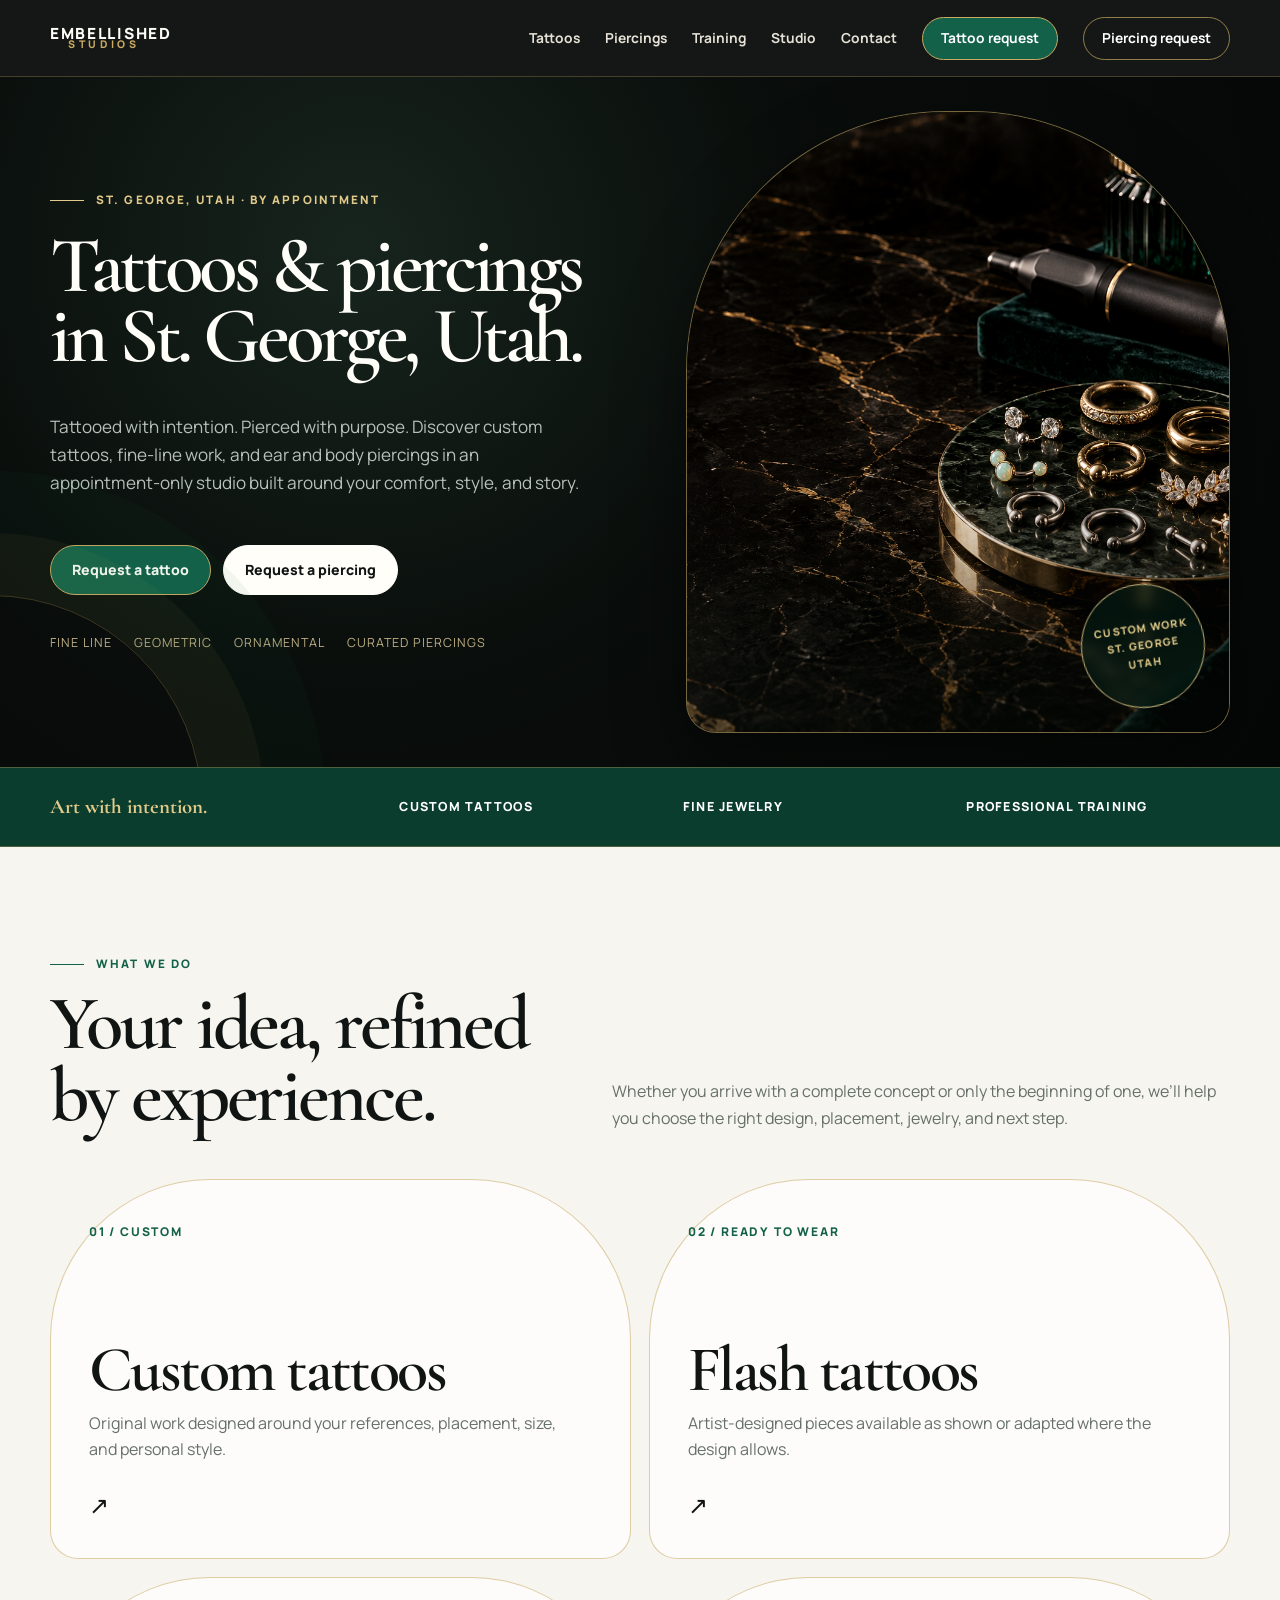
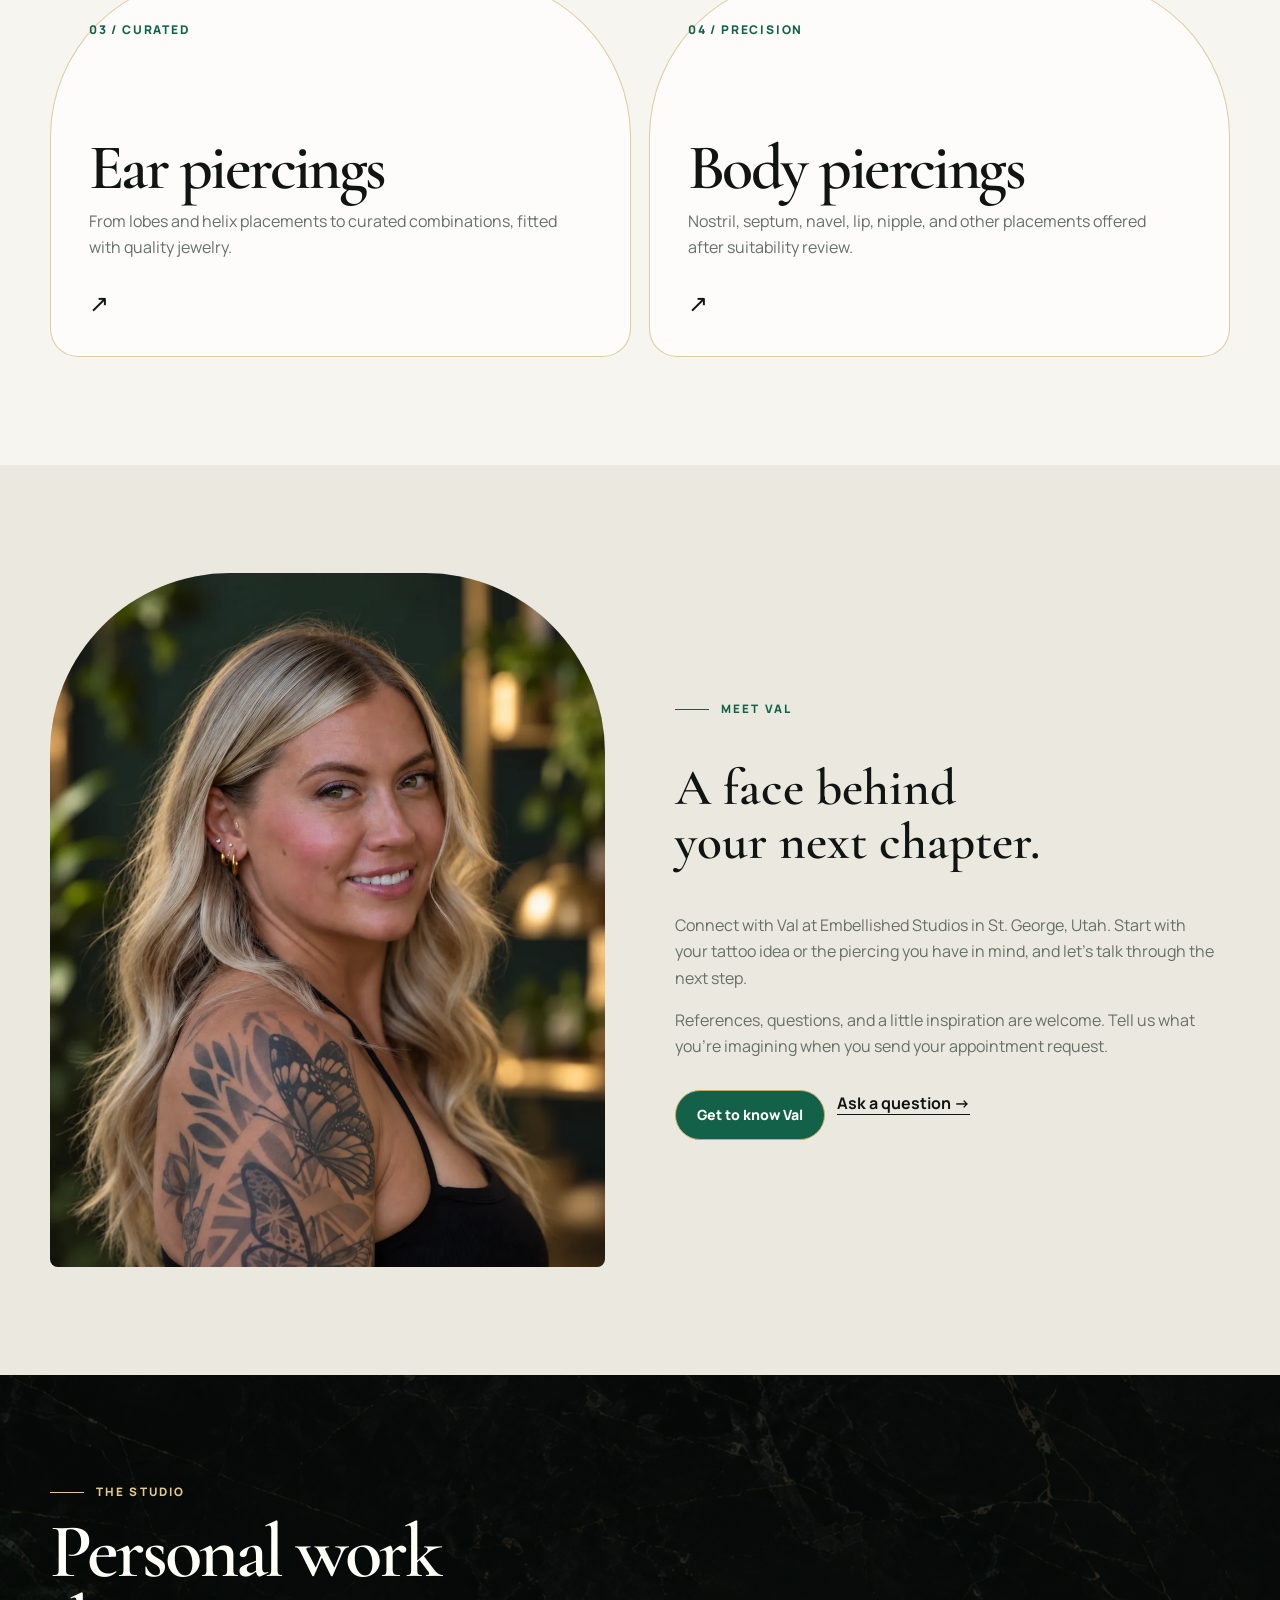
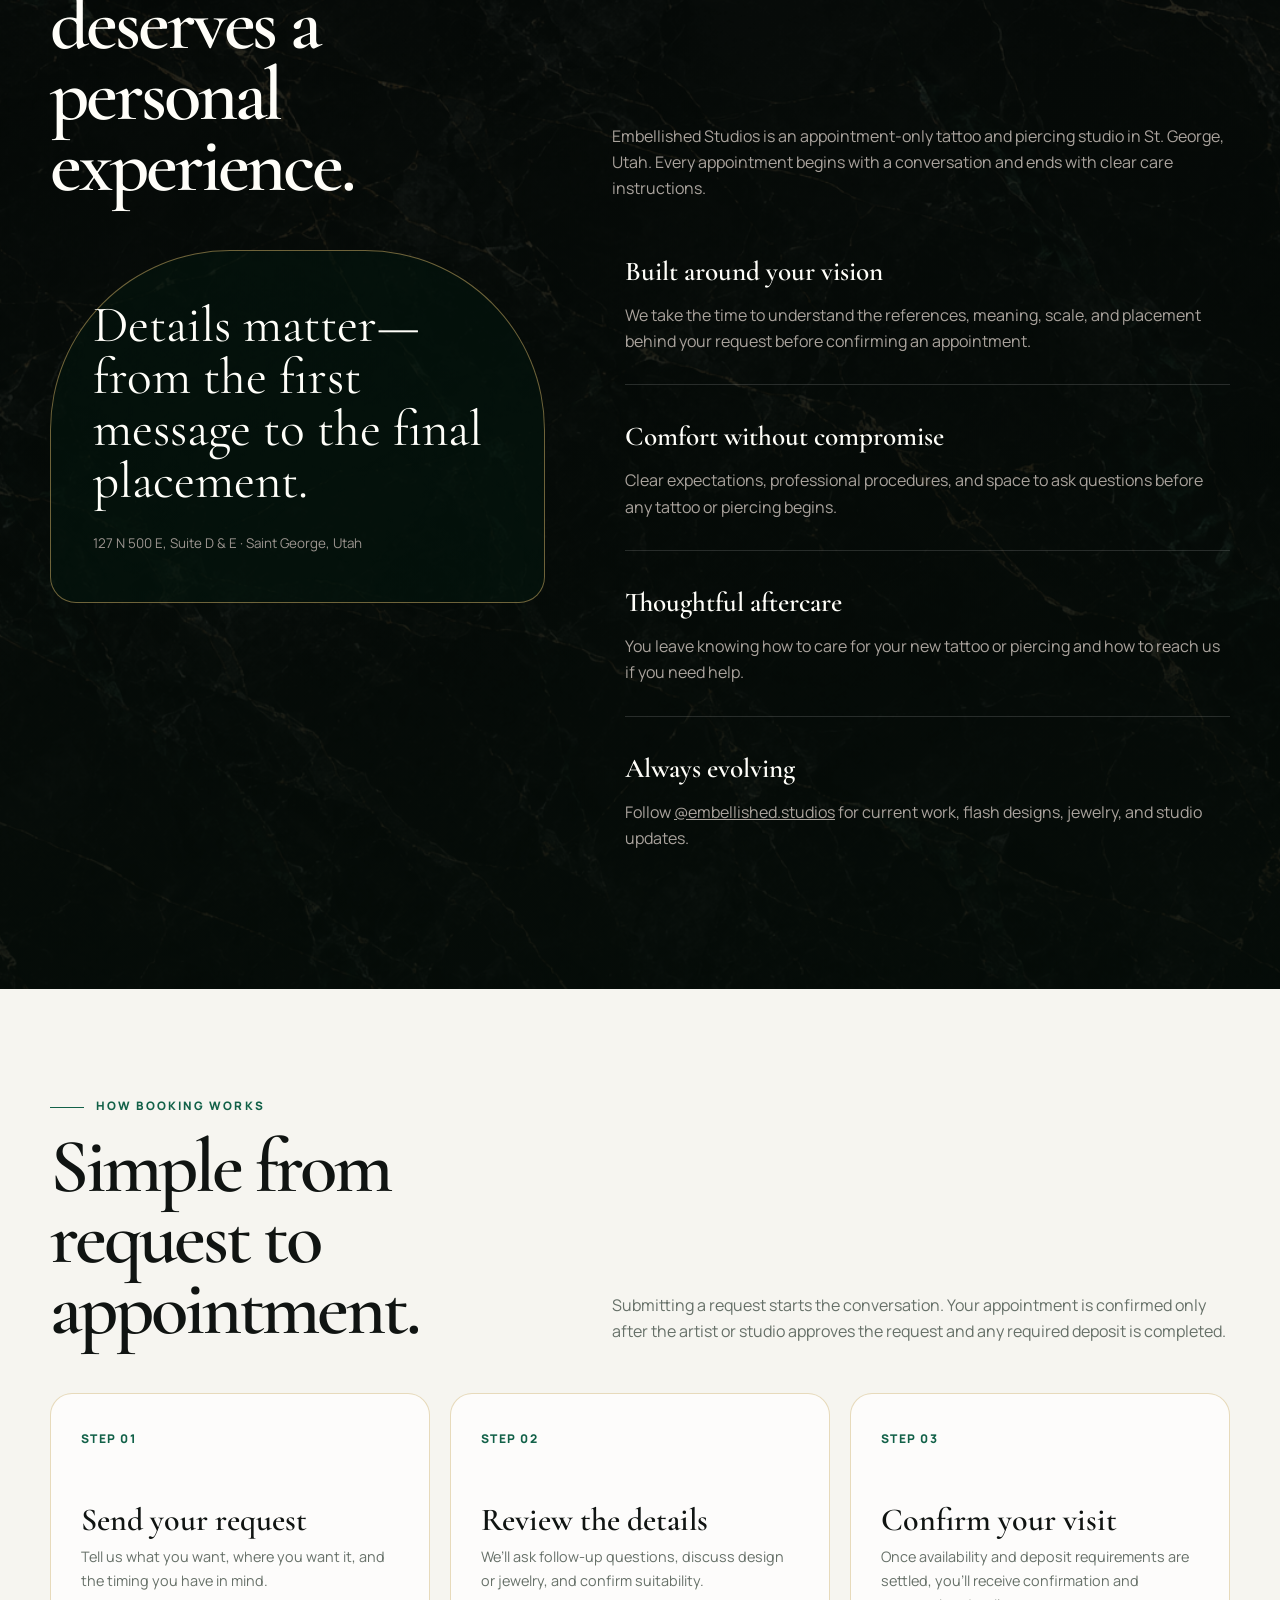
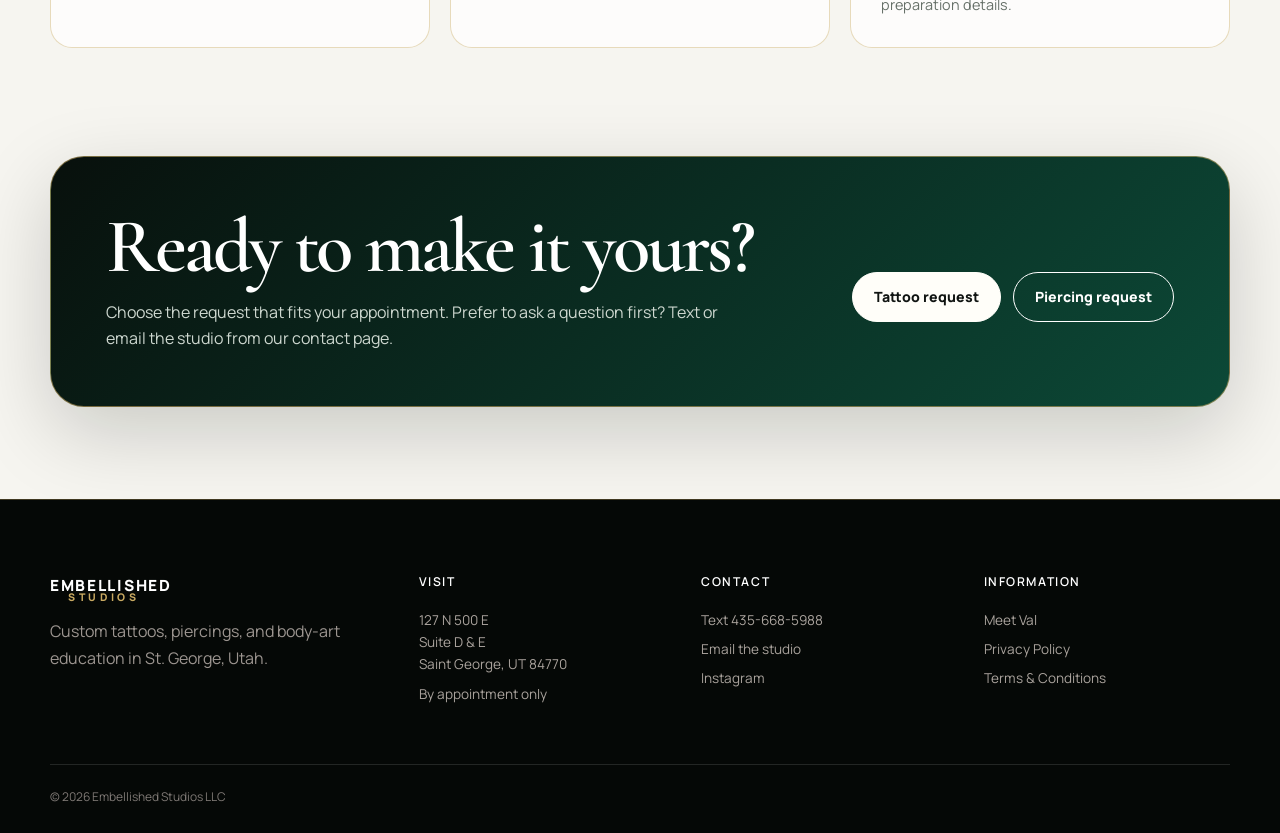
<file: index.html>
<!doctype html>
<html lang="en">
<head>
  <meta charset="utf-8">
  <meta name="viewport" content="width=device-width,initial-scale=1">
  <title>Embellished Studios | Tattoos & Piercings in St. George, Utah</title>
  <meta name="description" content="Custom tattoos, fine-line tattooing, curated ear and body piercings, and professional body-art training in St. George, Utah.">
  <link rel="preconnect" href="https://fonts.googleapis.com"><link rel="preconnect" href="https://fonts.gstatic.com" crossorigin>
  <link href="https://fonts.googleapis.com/css2?family=Cormorant+Garamond:wght@500;600&family=Manrope:wght@400;600;700;800&display=swap" rel="stylesheet">
  <link rel="icon" href="assets/favicon.svg" type="image/svg+xml"><link rel="stylesheet" href="assets/styles.css">
  <link rel="canonical" href="https://www.embellishedstudios.com/">
<meta property="og:title" content="Embellished Studios | Tattoos & Piercings in St. George, Utah"><meta property="og:type" content="website"><meta property="og:site_name" content="Embellished Studios"><meta property="og:description" content="Custom tattoos, fine-line tattooing, curated ear and body piercings, and professional body-art training in St. George, Utah."><meta property="og:url" content="https://www.embellishedstudios.com/">
<script type="application/ld+json">{"@context": "https://schema.org", "@type": "TattooParlor", "@id": "https://www.embellishedstudios.com/#studio", "name": "Embellished Studios", "url": "https://www.embellishedstudios.com/", "telephone": "+14356685988", "email": "embellished.studios.stg@gmail.com", "address": {"@type": "PostalAddress", "streetAddress": "127 N 500 E, Suite D & E", "addressLocality": "St. George", "addressRegion": "UT", "postalCode": "84770", "addressCountry": "US"}, "sameAs": ["https://www.instagram.com/embellished.studios/"]}</script>
<meta property="og:image" content="https://www.embellishedstudios.com/assets/val/val-studio-ai-v4-1000.webp"><meta property="og:image:alt" content="AI-assisted portrait of Val"><meta name="twitter:card" content="summary_large_image">
</head>
<body>
  <a class="skip-link" href="#content">Skip to content</a>
  <header class="site-header"><div class="shell nav">
    <a class="wordmark" href=""><span>EMBELLISHED</span><span>STUDIOS</span></a>
    <button class="menu-toggle" type="button" aria-expanded="false" aria-label="Open menu">☰</button>
    <nav class="nav-links" aria-label="Main navigation"><a href="tattoos/">Tattoos</a><a href="piercings/">Piercings</a><a href="piercing-trainings/">Training</a><a href="#studio">Studio</a><a href="contact/">Contact</a><a class="button" href="tattoo-request-form/">Tattoo request</a><a class="button nav-secondary" href="piercing-request-form/">Piercing request</a></nav>
  </div></header>

  <main id="content">
    <section class="hero"><div class="shell hero-grid">
      <div class="hero-copy">
        <div class="kicker">St. George, Utah · By appointment</div>
        <h1>Tattoos &amp; piercings<br>in St. George, Utah.</h1>
        <p>Tattooed with intention. Pierced with purpose. Discover custom tattoos, fine-line work, and ear and body piercings in an appointment-only studio built around your comfort, style, and story.</p>
        <div class="hero-actions"><a class="button red" href="tattoo-request-form/">Request a tattoo</a><a class="button light" href="piercing-request-form/">Request a piercing</a></div>
        <div class="hero-note"><span>Fine line</span><span>Geometric</span><span>Ornamental</span><span>Curated piercings</span></div>
      </div>
      <div class="hero-art"><img width="1536" height="1024" fetchpriority="high" src="assets/hero-v3.png" alt="Black tattoo pen and fine gold and silver piercing jewelry arranged on black marble with emerald accents"><div class="hero-stamp">Custom work<br>St. George<br>Utah</div></div>
    </div></section>

    <div class="service-band"><div class="shell"><strong>Art with intention.</strong><span>Custom tattoos</span><span>Fine jewelry</span><span>Professional training</span></div></div>

    <section id="services" class="section"><div class="shell">
      <div class="section-head"><div><div class="kicker">What we do</div><h2>Your idea, refined by experience.</h2></div><p>Whether you arrive with a complete concept or only the beginning of one, we’ll help you choose the right design, placement, jewelry, and next step.</p></div>
      <div class="service-grid">
        <a class="service-card" href="tattoos/"><span class="number">01 / CUSTOM</span><h3>Custom tattoos</h3><p>Original work designed around your references, placement, size, and personal style.</p><span class="arrow">↗</span></a>
        <a class="service-card" href="tattoos/"><span class="number">02 / READY TO WEAR</span><h3>Flash tattoos</h3><p>Artist-designed pieces available as shown or adapted where the design allows.</p><span class="arrow">↗</span></a>
        <a class="service-card" href="piercings/"><span class="number">03 / CURATED</span><h3>Ear piercings</h3><p>From lobes and helix placements to curated combinations, fitted with quality jewelry.</p><span class="arrow">↗</span></a>
        <a class="service-card" href="piercings/"><span class="number">04 / PRECISION</span><h3>Body piercings</h3><p>Nostril, septum, navel, lip, nipple, and other placements offered after suitability review.</p><span class="arrow">↗</span></a>
      </div>
    </div></section>

    <section id="meet-val" class="section artist-section"><div class="shell artist-grid">
      <div class="artist-photo"><img src="assets/val/val-studio-ai-v4-600.webp" srcset="assets/val/val-studio-ai-v4-600.webp 600w, assets/val/val-studio-ai-v4-1000.webp 1000w" sizes="(max-width:760px) 100vw, 48vw" width="1000" height="1250" loading="lazy" decoding="async" alt="AI-assisted portrait of Val, the artist at Embellished Studios"></div>
      <div class="artist-copy"><div class="kicker">Meet Val</div><h2>A face behind<br>your next chapter.</h2><p>Connect with Val at Embellished Studios in St. George, Utah. Start with your tattoo idea or the piercing you have in mind, and let’s talk through the next step.</p><p>References, questions, and a little inspiration are welcome. Tell us what you’re imagining when you send your appointment request.</p><div class="hero-actions"><a class="button red" href="meet-val/">Get to know Val</a><a class="artist-text-link" href="contact/">Ask a question →</a></div></div>
    </div></section>

    <section id="studio" class="section dark"><div class="shell">
      <div class="section-head"><div><div class="kicker">The studio</div><h2>Personal work deserves a personal experience.</h2></div><p>Embellished Studios is an appointment-only tattoo and piercing studio in St. George, Utah. Every appointment begins with a conversation and ends with clear care instructions.</p></div>
      <div class="feature-split">
        <div class="quote-card"><blockquote>Details matter—from the first message to the final placement.</blockquote><p>127 N 500 E, Suite D & E · Saint George, Utah</p></div>
        <div class="detail-list">
          <article class="detail"><h3>Built around your vision</h3><p>We take the time to understand the references, meaning, scale, and placement behind your request before confirming an appointment.</p></article>
          <article class="detail"><h3>Comfort without compromise</h3><p>Clear expectations, professional procedures, and space to ask questions before any tattoo or piercing begins.</p></article>
          <article class="detail"><h3>Thoughtful aftercare</h3><p>You leave knowing how to care for your new tattoo or piercing and how to reach us if you need help.</p></article>
          <article class="detail"><h3>Always evolving</h3><p>Follow <a href="https://www.instagram.com/embellished.studios/" target="_blank" rel="noreferrer">@embellished.studios</a> for current work, flash designs, jewelry, and studio updates.</p></article>
        </div>
      </div>
    </div></section>

    <section class="section"><div class="shell">
      <div class="section-head"><div><div class="kicker">How booking works</div><h2>Simple from request to appointment.</h2></div><p>Submitting a request starts the conversation. Your appointment is confirmed only after the artist or studio approves the request and any required deposit is completed.</p></div>
      <div class="process-grid">
        <article class="process-card"><span>STEP 01</span><h3>Send your request</h3><p>Tell us what you want, where you want it, and the timing you have in mind.</p></article>
        <article class="process-card"><span>STEP 02</span><h3>Review the details</h3><p>We’ll ask follow-up questions, discuss design or jewelry, and confirm suitability.</p></article>
        <article class="process-card"><span>STEP 03</span><h3>Confirm your visit</h3><p>Once availability and deposit requirements are settled, you’ll receive confirmation and preparation details.</p></article>
      </div>
    </div></section>

    <section class="shell cta-panel"><div><h2>Ready to make it yours?</h2><p>Choose the request that fits your appointment. Prefer to ask a question first? Text or email the studio from our contact page.</p></div><div class="hero-actions"><a class="button light" href="tattoo-request-form/">Tattoo request</a><a class="button ghost" style="border-color:white;color:white" href="piercing-request-form/">Piercing request</a></div></section>
  </main>

  <footer class="site-footer"><div class="shell"><div class="footer-grid">
    <div class="footer-brand"><a class="wordmark" href=""><span>EMBELLISHED</span><span>STUDIOS</span></a><p>Custom tattoos, piercings, and body-art education in St. George, Utah.</p></div>
    <div class="footer-column"><h3>Visit</h3><span>127 N 500 E<br>Suite D & E<br>Saint George, UT 84770</span><span>By appointment only</span></div>
    <div class="footer-column"><h3>Contact</h3><a href="sms:+14356685988">Text 435-668-5988</a><a href="mailto:embellished.studios.stg@gmail.com">Email the studio</a><a href="https://www.instagram.com/embellished.studios/">Instagram</a></div>
    <div class="footer-column"><h3>Information</h3><a href="meet-val/">Meet Val</a><a href="privacy-policy/">Privacy Policy</a><a href="terms/">Terms & Conditions</a></div>
  </div><div class="footer-bottom"><span>© <span data-year></span> Embellished Studios LLC</span></div></div></footer>
  <script>
const menuButton = document.querySelector('.menu-toggle');
const navLinks = document.querySelector('.nav-links');

if (menuButton && navLinks) {
  menuButton.addEventListener('click', () => {
    const open = navLinks.classList.toggle('open');
    document.body.classList.toggle('menu-open', open);
    menuButton.setAttribute('aria-expanded', String(open));
  });
}


document.querySelectorAll('[data-year]').forEach((node) => {
  node.textContent = new Date().getFullYear();
});

</script>
</body>
</html>
</file>
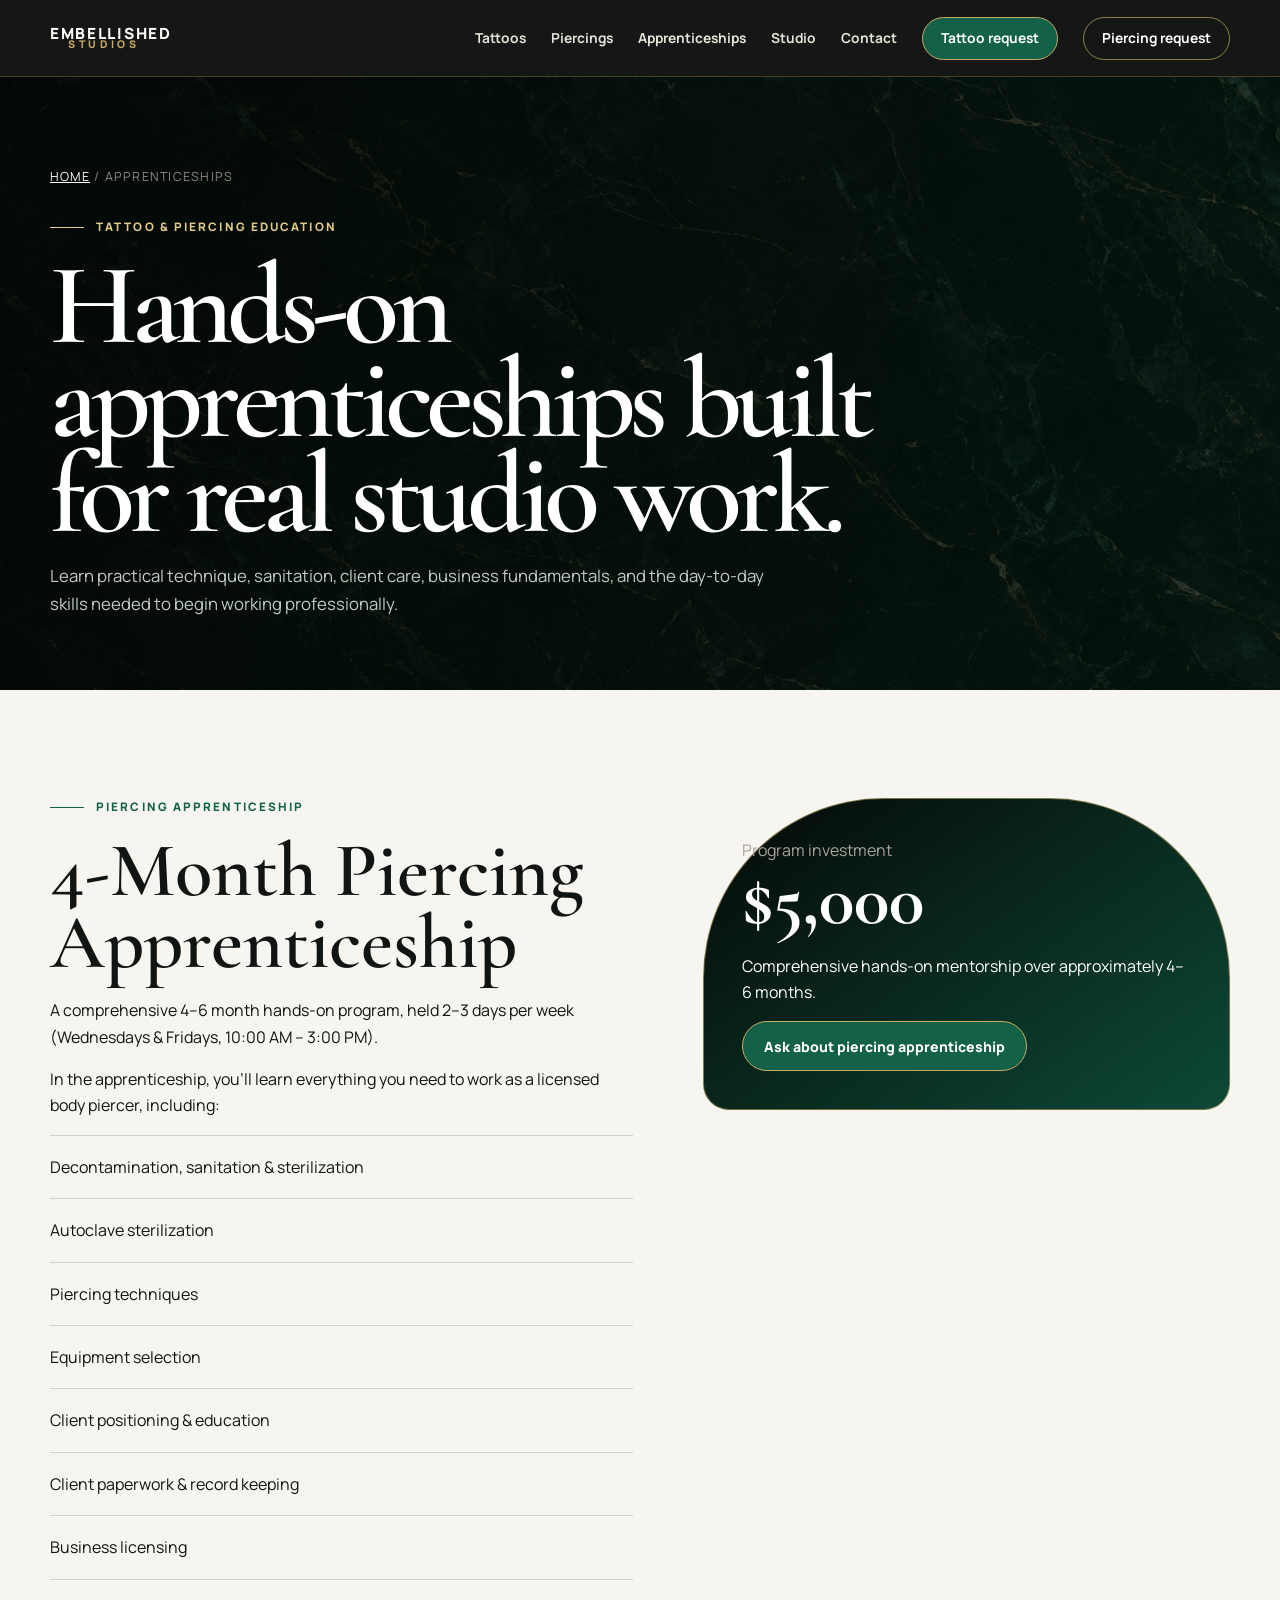
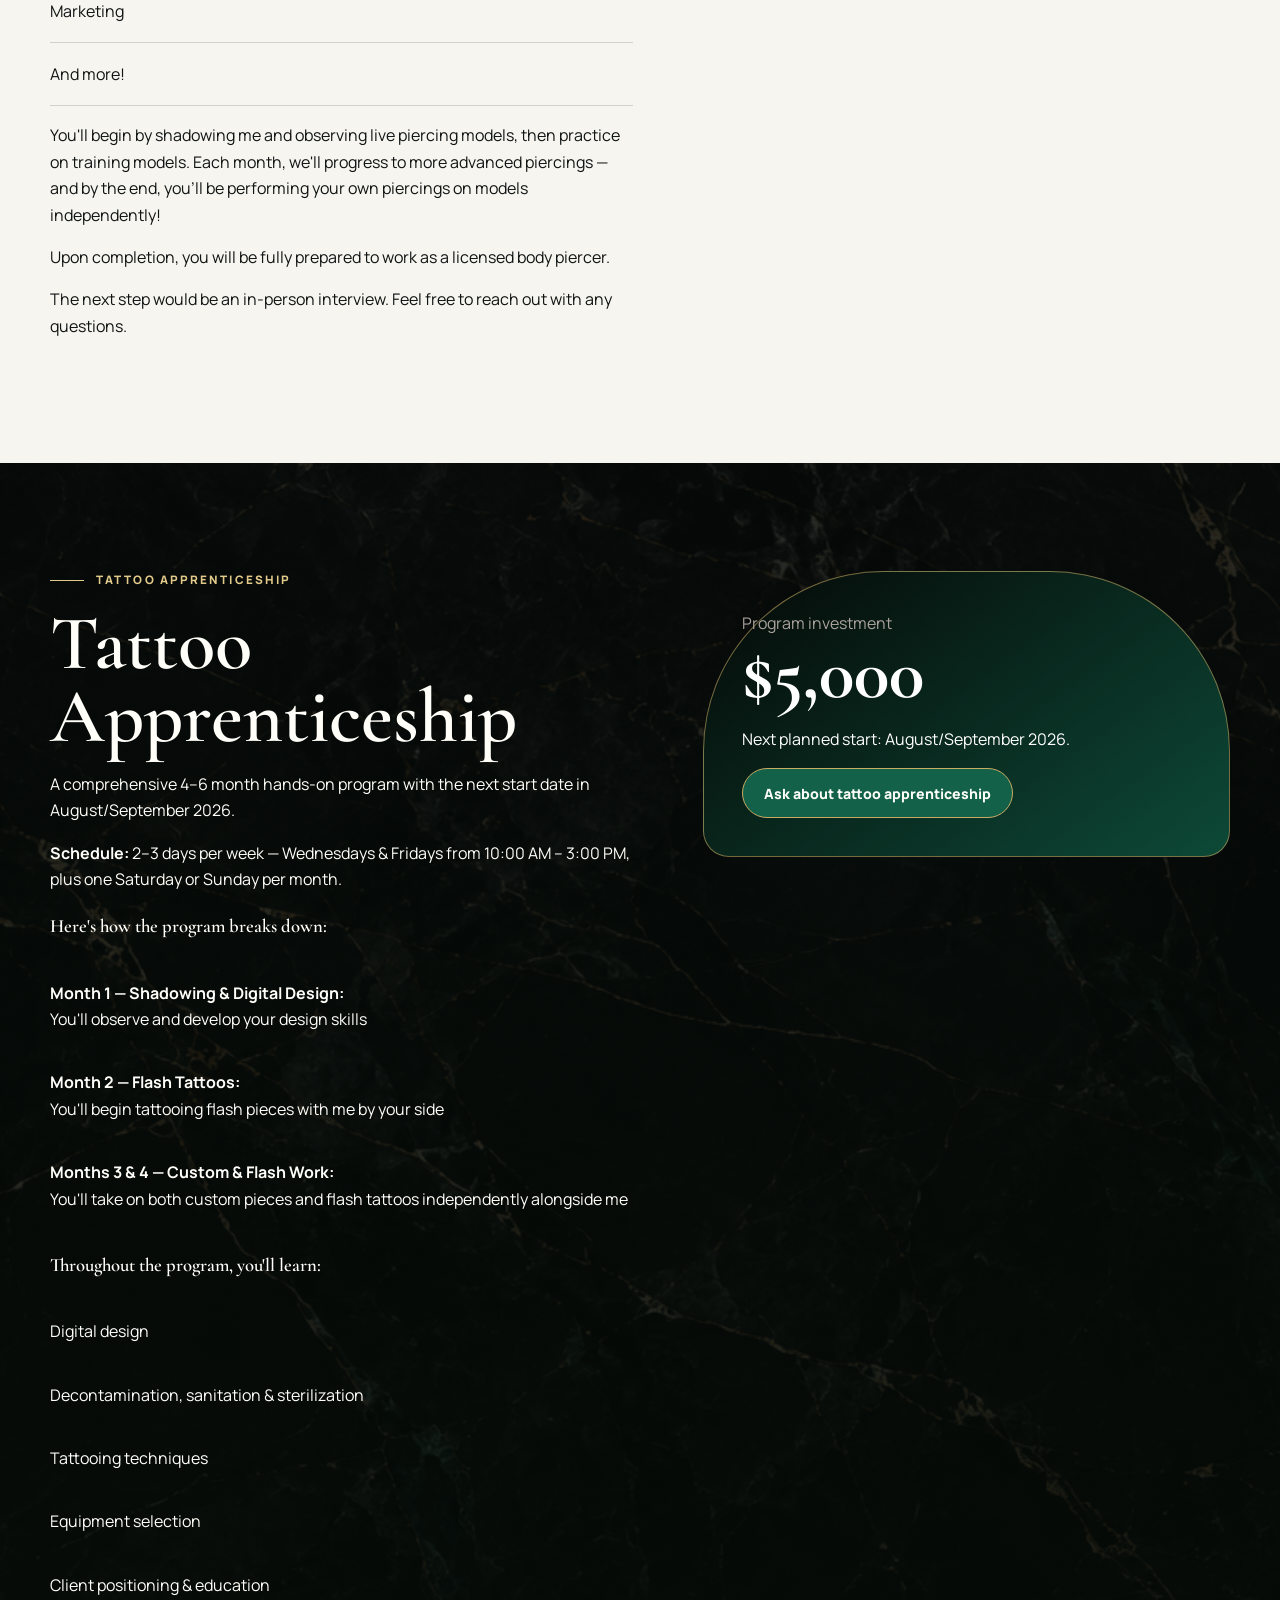
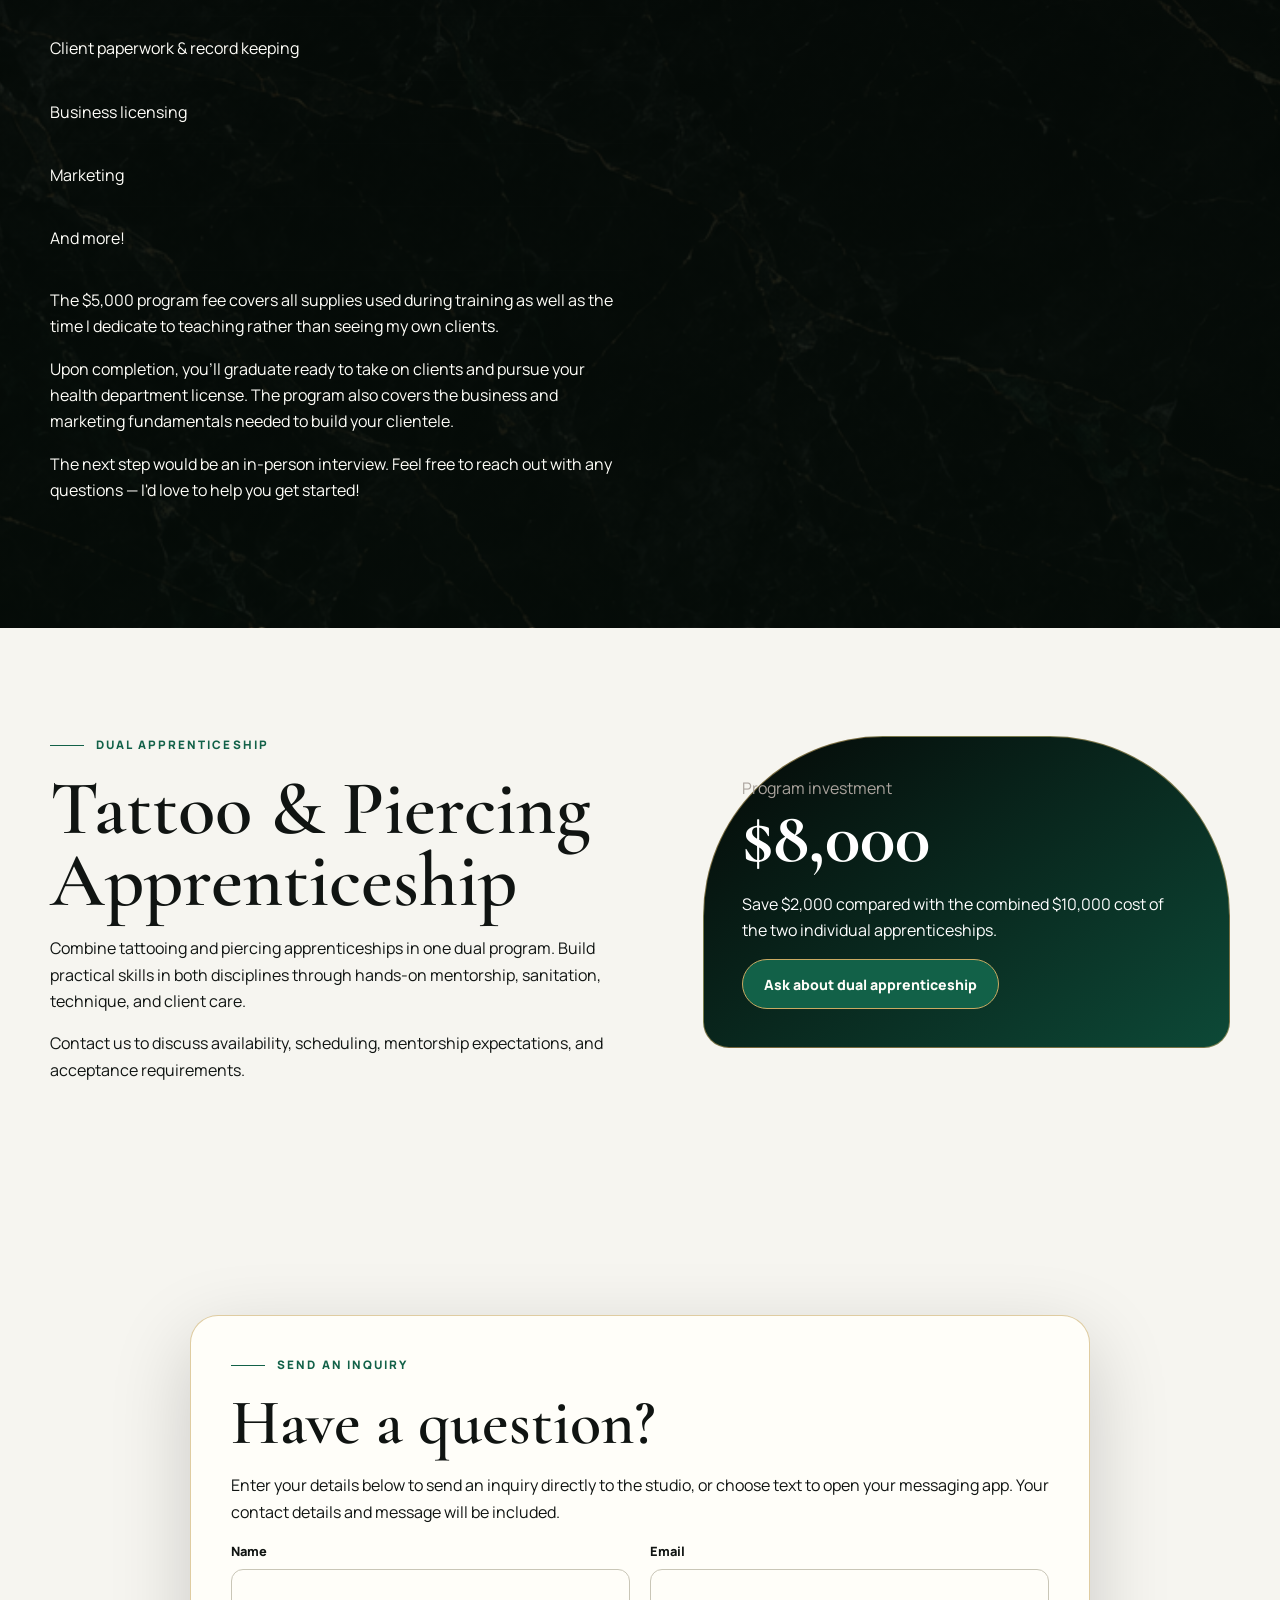
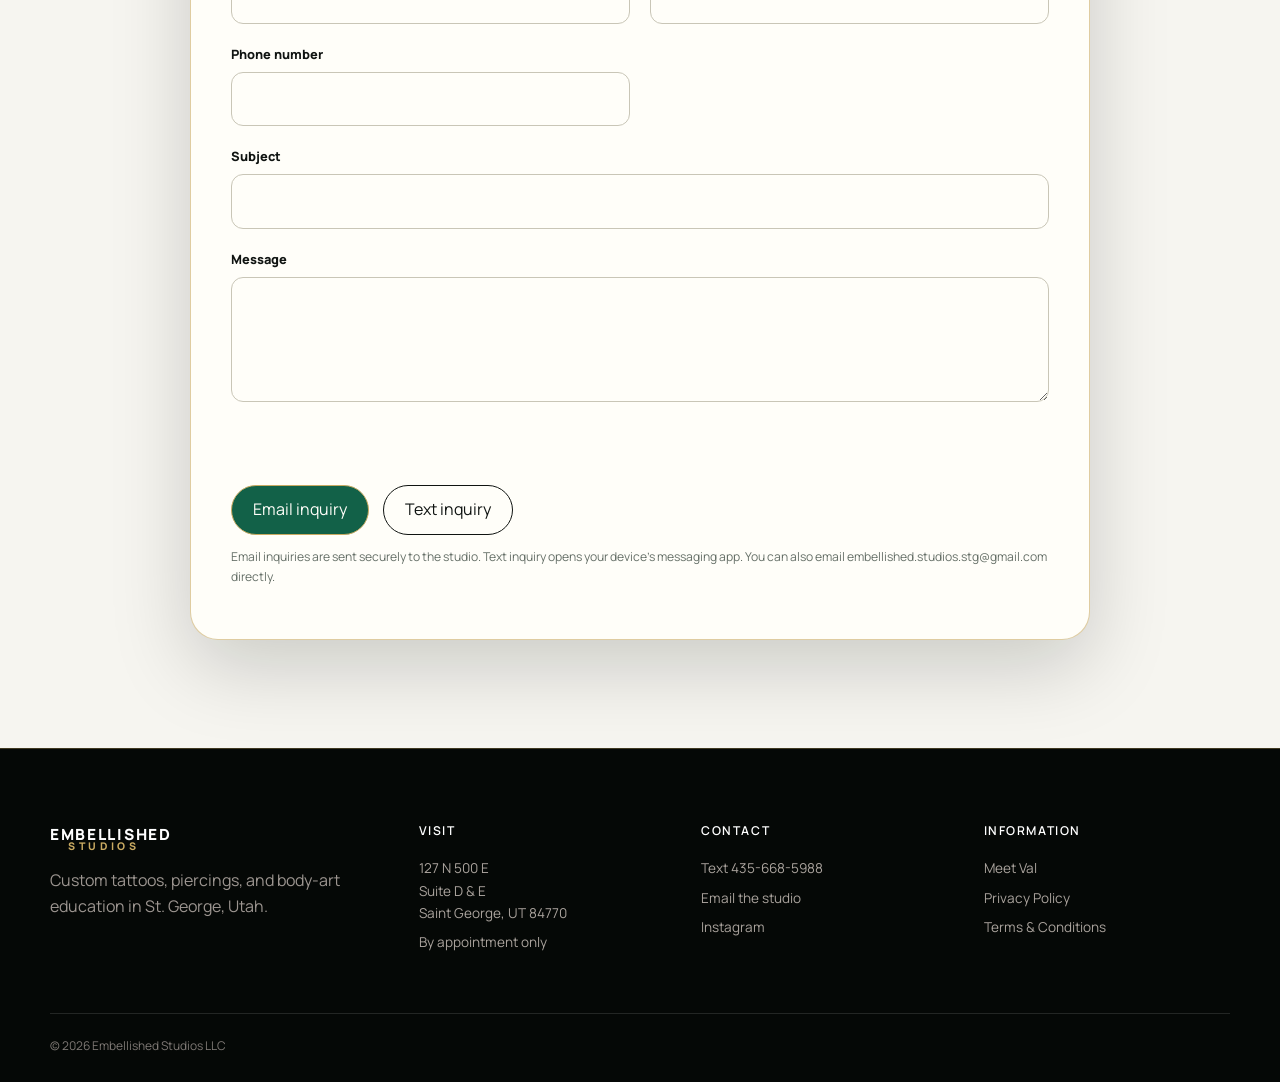
<file: apprenticeships/index.html>
<!doctype html><html lang="en"><head><meta charset="utf-8"><meta name="viewport" content="width=device-width,initial-scale=1"><title>Tattoo & Piercing Apprenticeships | Embellished Studios</title><meta name="description" content="Hands-on tattoo and piercing apprenticeship programs at Embellished Studios in St. George, Utah."><link rel="preconnect" href="https://fonts.googleapis.com"><link rel="preconnect" href="https://fonts.gstatic.com" crossorigin><link href="https://fonts.googleapis.com/css2?family=Cormorant+Garamond:wght@500;600&family=Manrope:wght@400;600;700;800&display=swap" rel="stylesheet"><link rel="icon" href="../assets/favicon.svg" type="image/svg+xml"><link rel="stylesheet" href="../assets/styles.css"><link rel="canonical" href="https://www.embellishedstudios.com/apprenticeships/"><meta property="og:title" content="Tattoo & Piercing Apprenticeships | Embellished Studios"><meta property="og:type" content="website"><meta property="og:site_name" content="Embellished Studios"><meta property="og:description" content="Hands-on tattoo and piercing apprenticeship programs at Embellished Studios in St. George, Utah."><meta property="og:url" content="https://www.embellishedstudios.com/apprenticeships/">
</head><body><a class="skip-link" href="#content">Skip to content</a><header class="site-header"><div class="shell nav"><a class="wordmark" href="../"><span>EMBELLISHED</span><span>STUDIOS</span></a><button class="menu-toggle" type="button" aria-expanded="false" aria-label="Open menu">☰</button><nav class="nav-links"><a href="../tattoos/">Tattoos</a><a href="../piercings/">Piercings</a><a href="../apprenticeships/">Apprenticeships</a><a href="../#studio">Studio</a><a href="../contact/">Contact</a><a class="button" href="../tattoo-request-form/">Tattoo request</a><a class="button nav-secondary" href="../piercing-request-form/">Piercing request</a></nav></div></header><main id="content"><section class="page-hero"><div class="shell"><div class="breadcrumbs"><a href="../">Home</a> / Apprenticeships</div><div class="kicker">Tattoo & piercing education</div><h1>Hands-on apprenticeships built for real studio work.</h1><p>Learn practical technique, sanitation, client care, business fundamentals, and the day-to-day skills needed to begin working professionally.</p></div></section>
<section class="section"><div class="shell training-grid"><div><div class="kicker">Piercing apprenticeship</div><h2 style="font-size:clamp(3rem,6vw,5.5rem);line-height:.94;margin:18px 0">4-Month Piercing Apprenticeship</h2><p>A comprehensive 4–6 month hands-on program, held 2–3 days per week (Wednesdays & Fridays, 10:00 AM – 3:00 PM).</p><p>In the apprenticeship, you'll learn everything you need to work as a licensed body piercer, including:</p><ul class="curriculum"><li>Decontamination, sanitation & sterilization</li><li>Autoclave sterilization</li><li>Piercing techniques</li><li>Equipment selection</li><li>Client positioning & education</li><li>Client paperwork & record keeping</li><li>Business licensing</li><li>Marketing</li><li>And more!</li></ul><p>You'll begin by shadowing me and observing live piercing models, then practice on training models. Each month, we'll progress to more advanced piercings — and by the end, you'll be performing your own piercings on models independently!</p><p>Upon completion, you will be fully prepared to work as a licensed body piercer.</p><p>The next step would be an in-person interview. Feel free to reach out with any questions.</p></div><aside class="training-price"><span>Program investment</span><strong>$5,000</strong><p>Comprehensive hands-on mentorship over approximately 4–6 months.</p><a class="button red" href="#training-inquiry" data-inquiry-subject="Piercing apprenticeship inquiry">Ask about piercing apprenticeship</a></aside></div></section>
<section class="section dark"><div class="shell training-grid"><div><div class="kicker">Tattoo apprenticeship</div><h2 style="font-size:clamp(3rem,6vw,5.5rem);line-height:.94;margin:18px 0">Tattoo Apprenticeship</h2><p>A comprehensive 4–6 month hands-on program with the next start date in August/September 2026.</p><p><strong>Schedule:</strong> 2–3 days per week — Wednesdays & Fridays from 10:00 AM – 3:00 PM, plus one Saturday or Sunday per month.</p><h3>Here's how the program breaks down:</h3><ul class="curriculum"><li><strong>Month 1 — Shadowing & Digital Design:</strong> You'll observe and develop your design skills</li><li><strong>Month 2 — Flash Tattoos:</strong> You'll begin tattooing flash pieces with me by your side</li><li><strong>Months 3 & 4 — Custom & Flash Work:</strong> You'll take on both custom pieces and flash tattoos independently alongside me</li></ul><h3>Throughout the program, you'll learn:</h3><ul class="curriculum"><li>Digital design</li><li>Decontamination, sanitation & sterilization</li><li>Tattooing techniques</li><li>Equipment selection</li><li>Client positioning & education</li><li>Client paperwork & record keeping</li><li>Business licensing</li><li>Marketing</li><li>And more!</li></ul><p>The $5,000 program fee covers all supplies used during training as well as the time I dedicate to teaching rather than seeing my own clients.</p><p>Upon completion, you'll graduate ready to take on clients and pursue your health department license. The program also covers the business and marketing fundamentals needed to build your clientele.</p><p>The next step would be an in-person interview. Feel free to reach out with any questions — I'd love to help you get started!</p></div><aside class="training-price"><span>Program investment</span><strong>$5,000</strong><p>Next planned start: August/September 2026.</p><a class="button red" href="#training-inquiry" data-inquiry-subject="Tattoo apprenticeship inquiry">Ask about tattoo apprenticeship</a></aside></div></section><section class="section"><div class="shell training-grid"><div><div class="kicker">Dual apprenticeship</div><h2 style="font-size:clamp(3rem,6vw,5.5rem);line-height:.94;margin:18px 0">Tattoo &amp; Piercing Apprenticeship</h2><p>Combine tattooing and piercing apprenticeships in one dual program. Build practical skills in both disciplines through hands-on mentorship, sanitation, technique, and client care.</p><p>Contact us to discuss availability, scheduling, mentorship expectations, and acceptance requirements.</p></div><aside class="training-price"><span>Program investment</span><strong>$8,000</strong><p>Save $2,000 compared with the combined $10,000 cost of the two individual apprenticeships.</p><a class="button red" href="#training-inquiry" data-inquiry-subject="Dual tattoo and piercing apprenticeship inquiry">Ask about dual apprenticeship</a></aside></div></section><section class="section"><div class="shell"><div class="request-form apprenticeship-inquiry"><div class="inquiry-form-block"><div class="kicker">Send an inquiry</div><h2>Have a question?</h2><p>Enter your details below to send an inquiry directly to the studio, or choose text to open your messaging app. Your contact details and message will be included.</p><form id="training-inquiry" class="studio-inquiry-form" data-inquiry-form><div class="form-grid"><div class="field"><label for="inq-name">Name</label><input id="inq-name" name="name" maxlength="100" type="text" autocomplete="name" required></div><div class="field"><label for="inq-email">Email</label><input id="inq-email" name="email" type="email" autocomplete="email" maxlength="254" required></div><div class="field"><label for="inq-phone">Phone number</label><input id="inq-phone" name="phone" maxlength="40" type="tel" autocomplete="tel" required></div><div class="field full"><label for="inq-subject">Subject</label><input id="inq-subject" name="subject" maxlength="160" type="text" required></div><div class="field full"><label for="inq-message">Message</label><textarea id="inq-message" name="message" maxlength="5000" required></textarea></div><div class="field full"><div class="cf-turnstile" data-sitekey="0x4AAAAAAFm4rLqfK1gu8yg5" data-action="inquiry"></div><div hidden aria-hidden="true"><label>Leave blank<input name="website" tabindex="-1" autocomplete="off"></label></div><p role="status" aria-live="polite"></p></div><div class="form-actions"><button class="button red" type="submit" data-send="email">Email inquiry</button><button class="button ghost" type="submit" data-send="sms">Text inquiry</button></div></div></form><p class="fine-print">Email inquiries are sent securely to the studio. Text inquiry opens your device’s messaging app. You can also email embellished.studios.stg@gmail.com directly.</p></div></div></div></section></main><footer class="site-footer"><div class="shell"><div class="footer-grid"><div class="footer-brand"><a class="wordmark" href="../"><span>EMBELLISHED</span><span>STUDIOS</span></a><p>Custom tattoos, piercings, and body-art education in St. George, Utah.</p></div><div class="footer-column"><h3>Visit</h3><span>127 N 500 E<br>Suite D & E<br>Saint George, UT 84770</span><span>By appointment only</span></div><div class="footer-column"><h3>Contact</h3><a href="sms:+14356685988">Text 435-668-5988</a><a href="mailto:embellished.studios.stg@gmail.com">Email the studio</a><a href="https://www.instagram.com/embellished.studios/">Instagram</a></div><div class="footer-column"><h3>Information</h3><a href="../meet-val/">Meet Val</a><a href="../privacy-policy/">Privacy Policy</a><a href="../terms/">Terms & Conditions</a></div></div><div class="footer-bottom"><span>© <span data-year></span> Embellished Studios LLC</span></div></div></footer><script>const menuButton=document.querySelector('.menu-toggle');const navLinks=document.querySelector('.nav-links');if(menuButton&&navLinks){menuButton.addEventListener('click',()=>{const open=navLinks.classList.toggle('open');document.body.classList.toggle('menu-open',open);menuButton.setAttribute('aria-expanded',String(open));});}document.querySelectorAll('[data-year]').forEach(node=>{node.textContent=new Date().getFullYear();});</script><script src="../assets/inquiries.js" defer></script><script src="https://challenges.cloudflare.com/turnstile/v0/api.js" async defer></script></body></html>
</file>
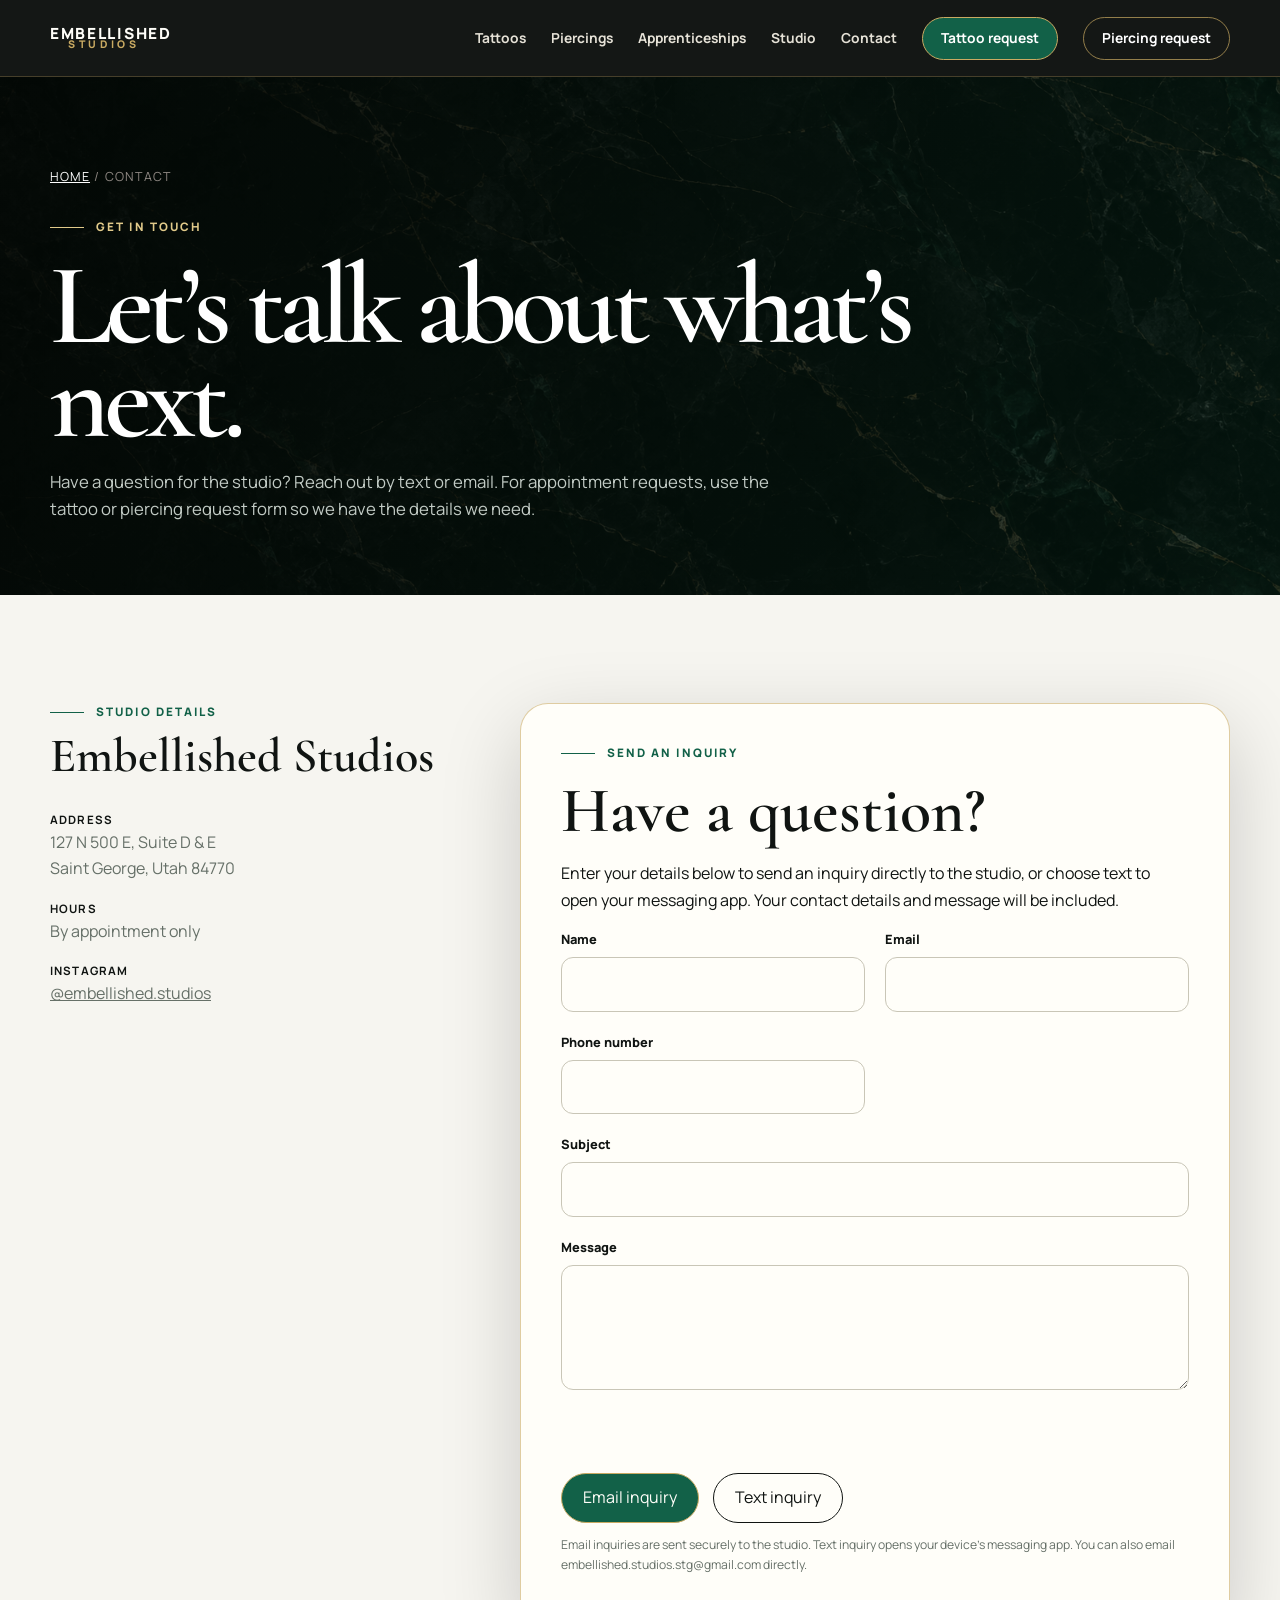
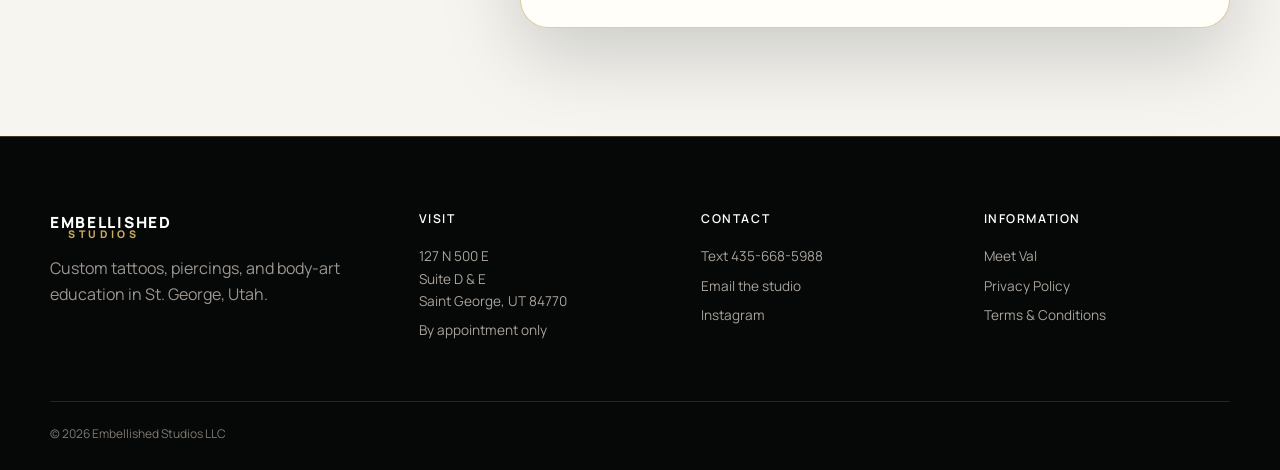
<file: contact/index.html>
<!doctype html><html lang="en"><head><meta charset="utf-8"><meta name="viewport" content="width=device-width,initial-scale=1"><title>Contact | Embellished Studios</title><meta name="description" content="Text or email Embellished Studios in St. George, Utah for tattoo, piercing, appointment, and apprenticeship questions."><link rel="preconnect" href="https://fonts.googleapis.com"><link rel="preconnect" href="https://fonts.gstatic.com" crossorigin><link href="https://fonts.googleapis.com/css2?family=Cormorant+Garamond:wght@500;600&family=Manrope:wght@400;600;700;800&display=swap" rel="stylesheet"><link rel="icon" href="../assets/favicon.svg" type="image/svg+xml"><link rel="stylesheet" href="../assets/styles.css"><link rel="canonical" href="https://www.embellishedstudios.com/contact/"><meta property="og:title" content="Contact | Embellished Studios"><meta property="og:type" content="website"><meta property="og:site_name" content="Embellished Studios"><meta property="og:description" content="Text or email Embellished Studios in St. George, Utah for tattoo, piercing, appointment, and apprenticeship questions."><meta property="og:url" content="https://www.embellishedstudios.com/contact/">
</head><body><a class="skip-link" href="#content">Skip to content</a><header class="site-header"><div class="shell nav"><a class="wordmark" href="../"><span>EMBELLISHED</span><span>STUDIOS</span></a><button class="menu-toggle" type="button" aria-expanded="false" aria-label="Open menu">☰</button><nav class="nav-links"><a href="../tattoos/">Tattoos</a><a href="../piercings/">Piercings</a><a href="../apprenticeships/">Apprenticeships</a><a href="../#studio">Studio</a><a href="../contact/">Contact</a><a class="button" href="../tattoo-request-form/">Tattoo request</a><a class="button nav-secondary" href="../piercing-request-form/">Piercing request</a></nav></div></header><main id="content"><section class="page-hero"><div class="shell"><div class="breadcrumbs"><a href="../">Home</a> / Contact</div><div class="kicker">Get in touch</div><h1>Let’s talk about what’s next.</h1><p>Have a question for the studio? Reach out by text or email. For appointment requests, use the tattoo or piercing request form so we have the details we need.</p></div></section><section class="section"><div class="shell form-layout"><div class="form-sidebar"><div class="kicker">Studio details</div><h2>Embellished Studios</h2><ul class="contact-list"><li><strong>Address</strong><span>127 N 500 E, Suite D & E<br>Saint George, Utah 84770</span></li><li><strong>Hours</strong><span>By appointment only</span></li><li><strong>Instagram</strong><a href="https://www.instagram.com/embellished.studios/">@embellished.studios</a></li></ul></div><div class="request-form"><div class="inquiry-form-block"><div class="kicker">Send an inquiry</div><h2>Have a question?</h2><p>Enter your details below to send an inquiry directly to the studio, or choose text to open your messaging app. Your contact details and message will be included.</p><form class="studio-inquiry-form" data-inquiry-form><div class="form-grid"><div class="field"><label for="inq-name">Name</label><input id="inq-name" name="name" maxlength="100" type="text" autocomplete="name" required></div><div class="field"><label for="inq-email">Email</label><input id="inq-email" name="email" type="email" autocomplete="email" maxlength="254" required></div><div class="field"><label for="inq-phone">Phone number</label><input id="inq-phone" name="phone" maxlength="40" type="tel" autocomplete="tel" required></div><div class="field full"><label for="inq-subject">Subject</label><input id="inq-subject" name="subject" maxlength="160" type="text" required></div><div class="field full"><label for="inq-message">Message</label><textarea id="inq-message" name="message" maxlength="5000" required></textarea></div><div class="field full"><div class="cf-turnstile" data-sitekey="0x4AAAAAAFm4rLqfK1gu8yg5" data-action="inquiry"></div><div hidden aria-hidden="true"><label>Leave blank<input name="website" tabindex="-1" autocomplete="off"></label></div><p role="status" aria-live="polite"></p></div><div class="form-actions"><button class="button red" type="submit" data-send="email">Email inquiry</button><button class="button ghost" type="submit" data-send="sms">Text inquiry</button></div></div></form><p class="fine-print">Email inquiries are sent securely to the studio. Text inquiry opens your device’s messaging app. You can also email embellished.studios.stg@gmail.com directly.</p></div></div></div></section></main><footer class="site-footer"><div class="shell"><div class="footer-grid"><div class="footer-brand"><a class="wordmark" href="../"><span>EMBELLISHED</span><span>STUDIOS</span></a><p>Custom tattoos, piercings, and body-art education in St. George, Utah.</p></div><div class="footer-column"><h3>Visit</h3><span>127 N 500 E<br>Suite D & E<br>Saint George, UT 84770</span><span>By appointment only</span></div><div class="footer-column"><h3>Contact</h3><a href="sms:+14356685988">Text 435-668-5988</a><a href="mailto:embellished.studios.stg@gmail.com">Email the studio</a><a href="https://www.instagram.com/embellished.studios/">Instagram</a></div><div class="footer-column"><h3>Information</h3><a href="../meet-val/">Meet Val</a><a href="../privacy-policy/">Privacy Policy</a><a href="../terms/">Terms & Conditions</a></div></div><div class="footer-bottom"><span>© <span data-year></span> Embellished Studios LLC</span></div></div></footer><script>const menuButton=document.querySelector('.menu-toggle');const navLinks=document.querySelector('.nav-links');if(menuButton&&navLinks){menuButton.addEventListener('click',()=>{const open=navLinks.classList.toggle('open');document.body.classList.toggle('menu-open',open);menuButton.setAttribute('aria-expanded',String(open));});}document.querySelectorAll('[data-year]').forEach(node=>{node.textContent=new Date().getFullYear();});</script><script src="../assets/inquiries.js" defer></script><script src="https://challenges.cloudflare.com/turnstile/v0/api.js" async defer></script></body></html>
</file>
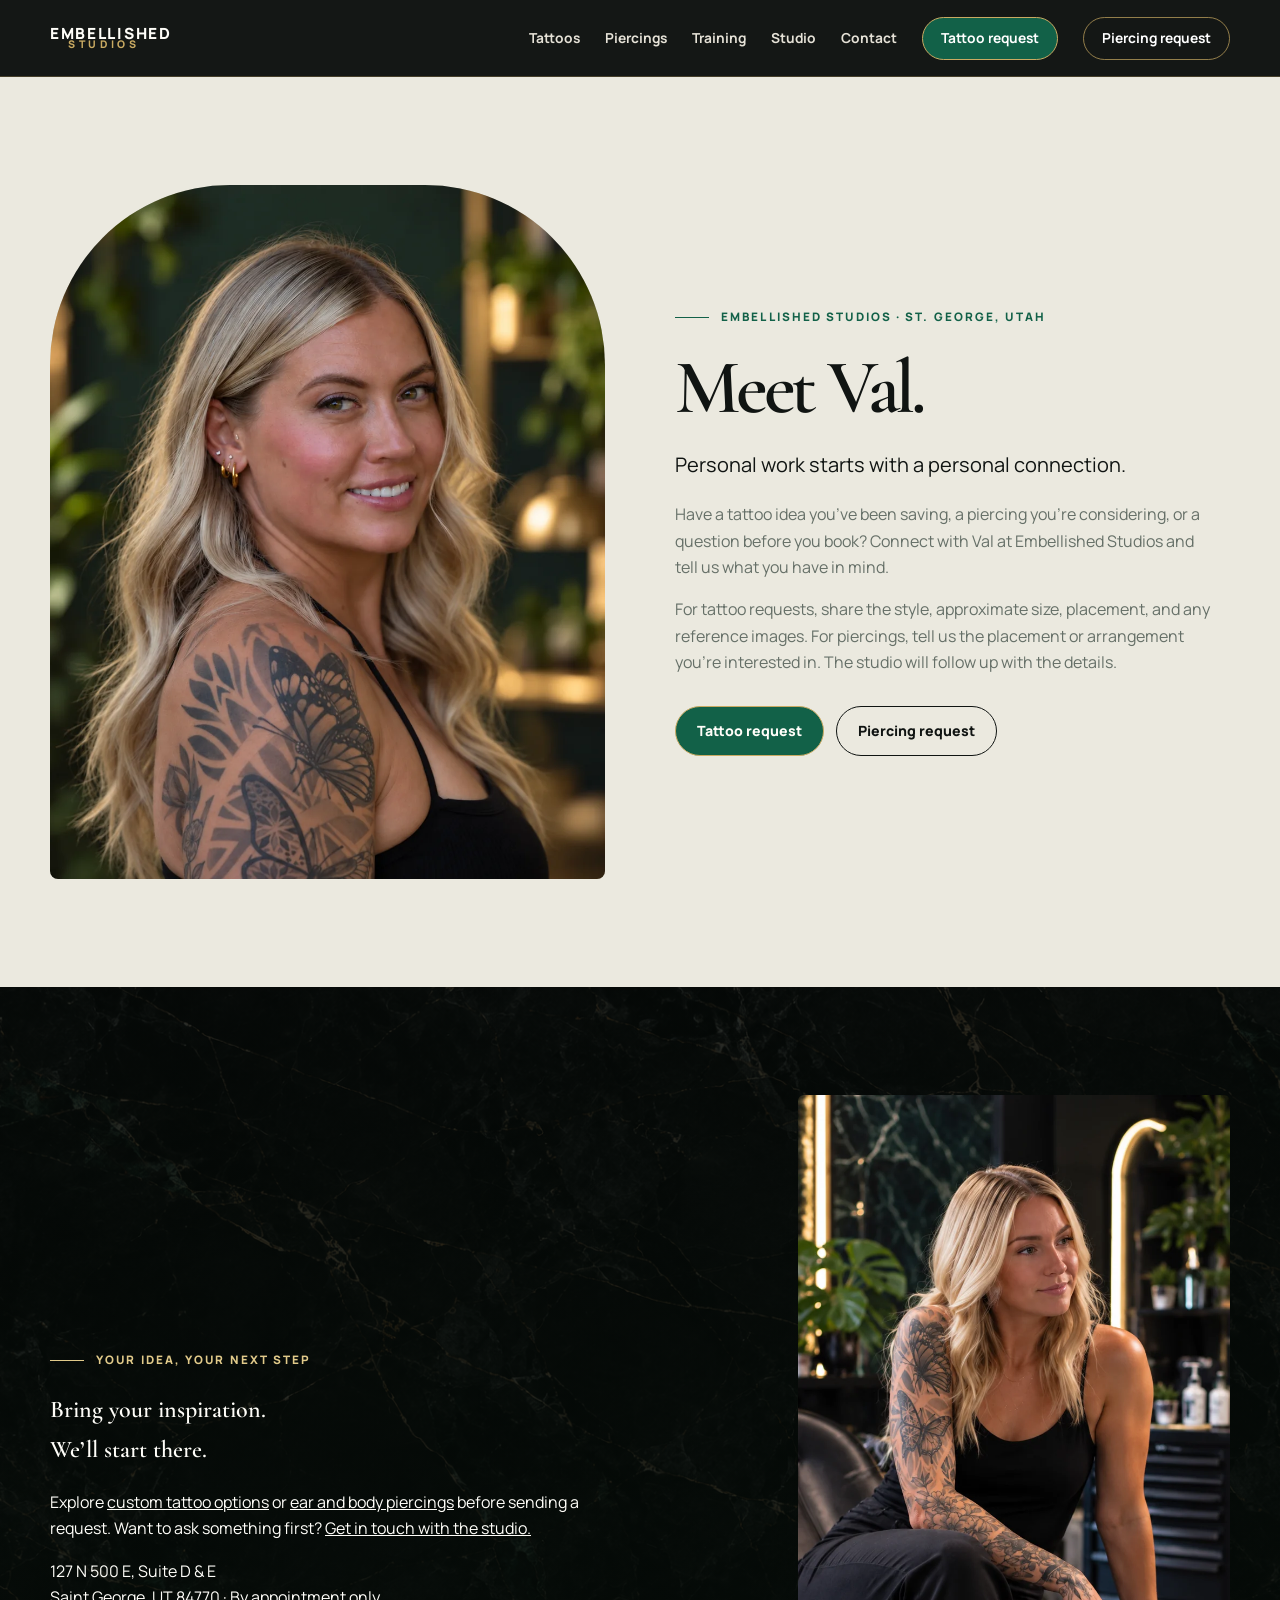
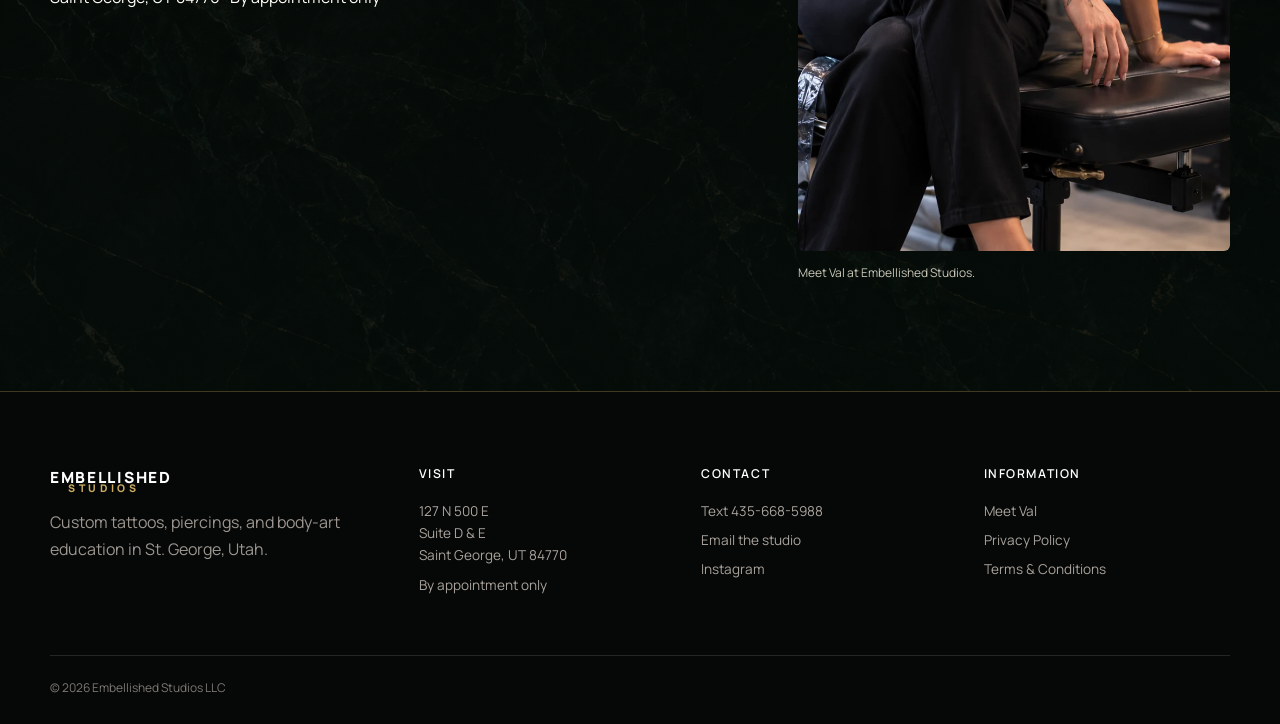
<file: meet-val/index.html>
<!doctype html><html lang="en"><head><meta charset="utf-8"><meta name="viewport" content="width=device-width,initial-scale=1"><title>Meet Val | Embellished Studios in St. George, Utah</title><meta name="description" content="Meet Val at Embellished Studios in St. George, Utah. Share your tattoo idea or piercing request and start planning an appointment."><link rel="canonical" href="https://www.embellishedstudios.com/meet-val/"><link rel="stylesheet" href="../assets/styles.css"><link rel="icon" href="../assets/favicon.svg"><link rel="preconnect" href="https://fonts.googleapis.com"><link href="https://fonts.googleapis.com/css2?family=Cormorant+Garamond:wght@500;600&family=Manrope:wght@400;600;700;800&display=swap" rel="stylesheet"><meta property="og:title" content="Meet Val | Embellished Studios"><meta property="og:description" content="A personal introduction to Val at Embellished Studios in St. George, Utah."><meta property="og:type" content="profile"><meta property="og:url" content="https://www.embellishedstudios.com/meet-val/"><meta property="og:image" content="https://www.embellishedstudios.com/assets/val/val-studio-ai-v4-1000.webp"><meta property="og:image:alt" content="AI-assisted portrait of Val"><meta name="twitter:card" content="summary_large_image"><script type="application/ld+json">{"@context": "https://schema.org", "@type": "Person", "@id": "https://www.embellishedstudios.com/meet-val/#val", "name": "Val", "url": "https://www.embellishedstudios.com/meet-val/", "image": "https://www.embellishedstudios.com/assets/val/val-studio-ai-v4-1000.webp", "worksFor": {"@id": "https://www.embellishedstudios.com/#studio", "@type": "TattooParlor", "name": "Embellished Studios"}}</script></head><body>  <a class="skip-link" href="#content">Skip to content</a>
  <header class="site-header"><div class="shell nav">
    <a class="wordmark" href="../"><span>EMBELLISHED</span><span>STUDIOS</span></a>
    <button class="menu-toggle" type="button" aria-expanded="false" aria-label="Open menu">☰</button>
    <nav class="nav-links" aria-label="Main navigation"><a href="../tattoos/">Tattoos</a><a href="../piercings/">Piercings</a><a href="../piercing-trainings/">Training</a><a href="../#studio">Studio</a><a href="../contact/">Contact</a><a class="button" href="../tattoo-request-form/">Tattoo request</a><a class="button nav-secondary" href="../piercing-request-form/">Piercing request</a></nav>
  </div></header>


<main id="content"><section class="section artist-section"><div class="shell artist-grid"><div class="artist-photo artist-photo-profile"><img src="../assets/val/val-studio-ai-v4-600.webp" srcset="../assets/val/val-studio-ai-v4-600.webp 600w, ../assets/val/val-studio-ai-v4-1000.webp 1000w" sizes="(max-width:760px) 100vw, 48vw" width="1000" height="1250" fetchpriority="high" alt="AI-assisted studio portrait of Val"></div><div class="artist-copy"><div class="kicker">Embellished Studios · St. George, Utah</div><h1 class="service-title">Meet Val.</h1><p class="artist-lead">Personal work starts with a personal connection.</p><p>Have a tattoo idea you’ve been saving, a piercing you’re considering, or a question before you book? Connect with Val at Embellished Studios and tell us what you have in mind.</p><p>For tattoo requests, share the style, approximate size, placement, and any reference images. For piercings, tell us the placement or arrangement you’re interested in. The studio will follow up with the details.</p><div class="hero-actions"><a class="button red" href="../tattoo-request-form/">Tattoo request</a><a class="button ghost" href="../piercing-request-form/">Piercing request</a></div></div></div></section>
<section class="section dark"><div class="shell artist-note-grid"><div><div class="kicker">Your idea, your next step</div><h2>Bring your inspiration.<br>We’ll start there.</h2><p>Explore <a href="../tattoos/">custom tattoo options</a> or <a href="../piercings/">ear and body piercings</a> before sending a request. Want to ask something first? <a href="../contact/">Get in touch with the studio.</a></p><p>127 N 500 E, Suite D &amp; E<br>Saint George, UT 84770 · By appointment only</p></div><figure class="artist-personal"><img src="../assets/val/val-seated-tattoo-corrected-v1.webp" width="800" height="1400" loading="lazy" decoding="async" alt="AI-assisted portrait of Val seated in a studio chair, with reference-based butterfly and floral arm tattoos"><figcaption>Meet Val at Embellished Studios.</figcaption></figure></div></section></main>  <footer class="site-footer"><div class="shell"><div class="footer-grid">
    <div class="footer-brand"><a class="wordmark" href="../"><span>EMBELLISHED</span><span>STUDIOS</span></a><p>Custom tattoos, piercings, and body-art education in St. George, Utah.</p></div>
    <div class="footer-column"><h3>Visit</h3><span>127 N 500 E<br>Suite D & E<br>Saint George, UT 84770</span><span>By appointment only</span></div>
    <div class="footer-column"><h3>Contact</h3><a href="sms:+14356685988">Text 435-668-5988</a><a href="mailto:embellished.studios.stg@gmail.com">Email the studio</a><a href="https://www.instagram.com/embellished.studios/">Instagram</a></div>
    <div class="footer-column"><h3>Information</h3><a href="../meet-val/">Meet Val</a><a href="../privacy-policy/">Privacy Policy</a><a href="../terms/">Terms & Conditions</a></div>
  </div><div class="footer-bottom"><span>© <span data-year></span> Embellished Studios LLC</span></div></div></footer>
  <script>
const menuButton = document.querySelector('.menu-toggle');
const navLinks = document.querySelector('.nav-links');

if (menuButton && navLinks) {
  menuButton.addEventListener('click', () => {
    const open = navLinks.classList.toggle('open');
    document.body.classList.toggle('menu-open', open);
    menuButton.setAttribute('aria-expanded', String(open));
  });
}


document.querySelectorAll('[data-year]').forEach((node) => {
  node.textContent = new Date().getFullYear();
});

</script>
</body>
</html>
</file>
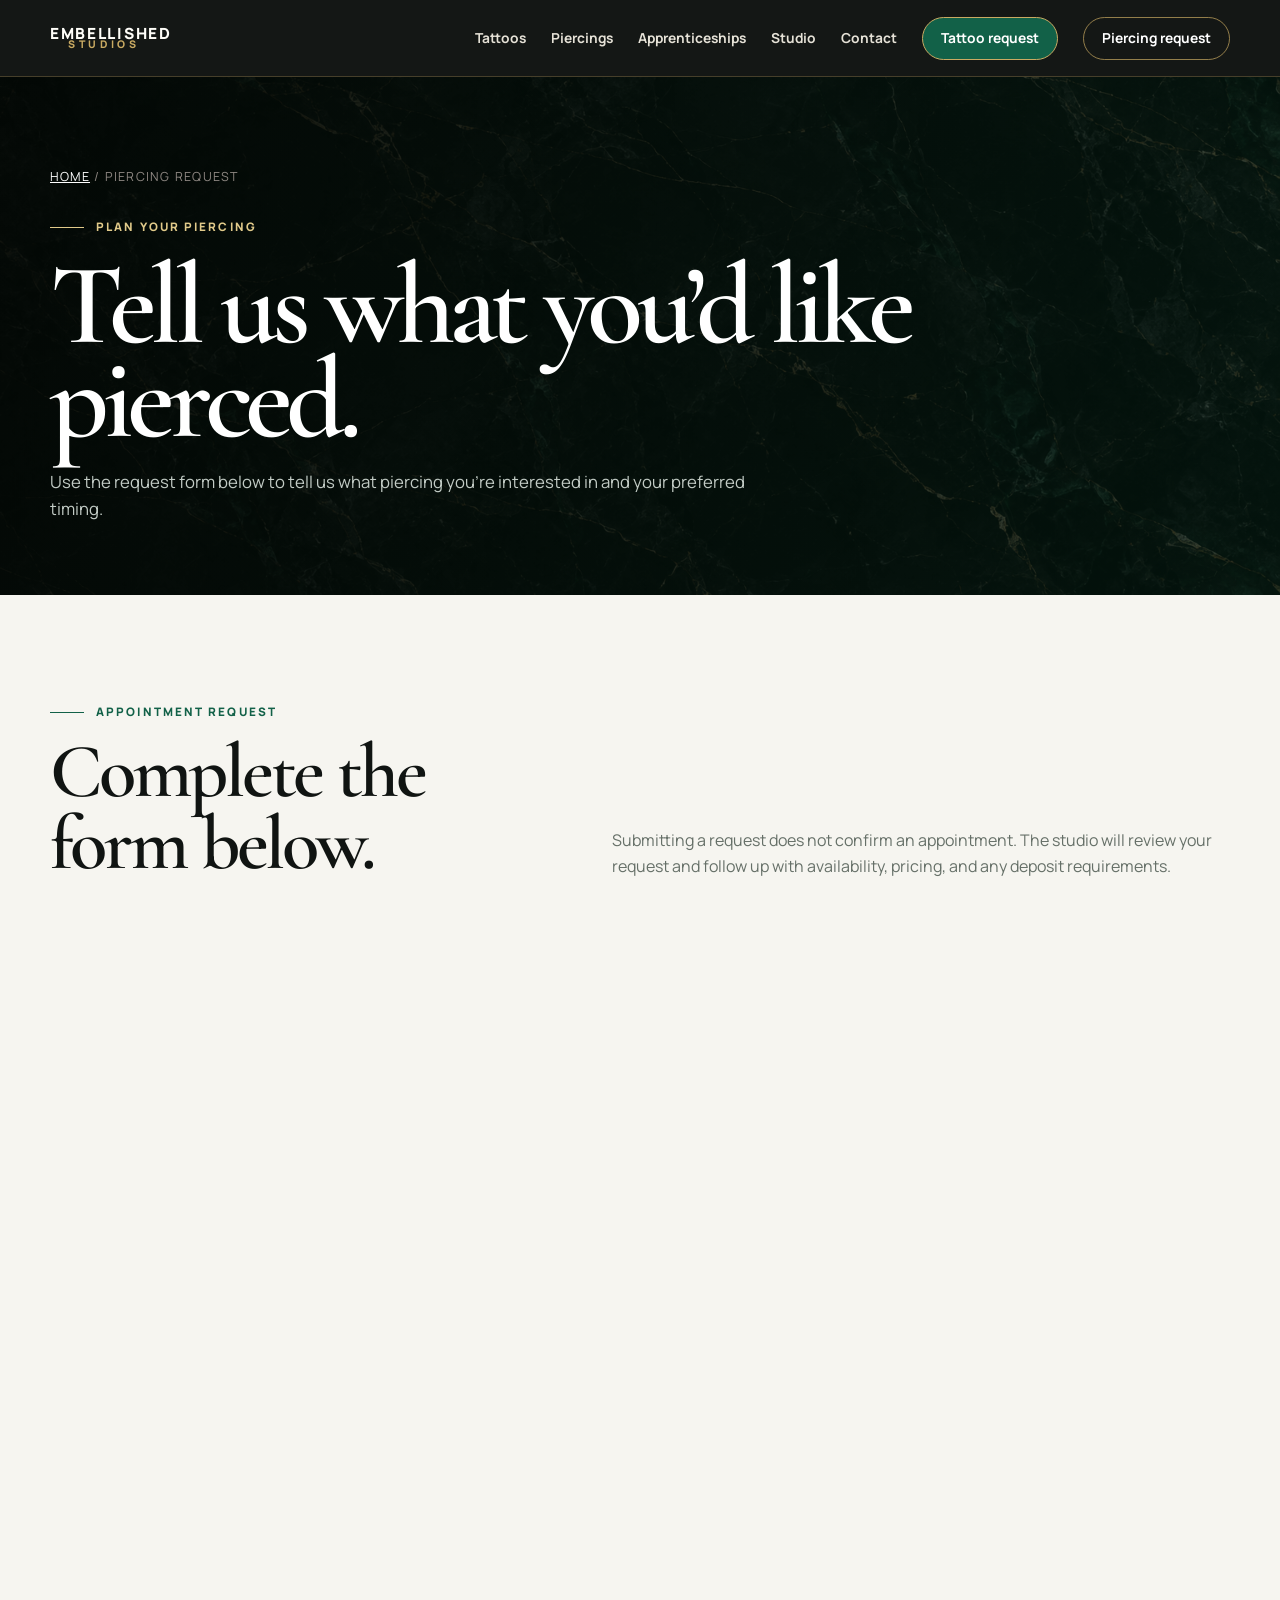
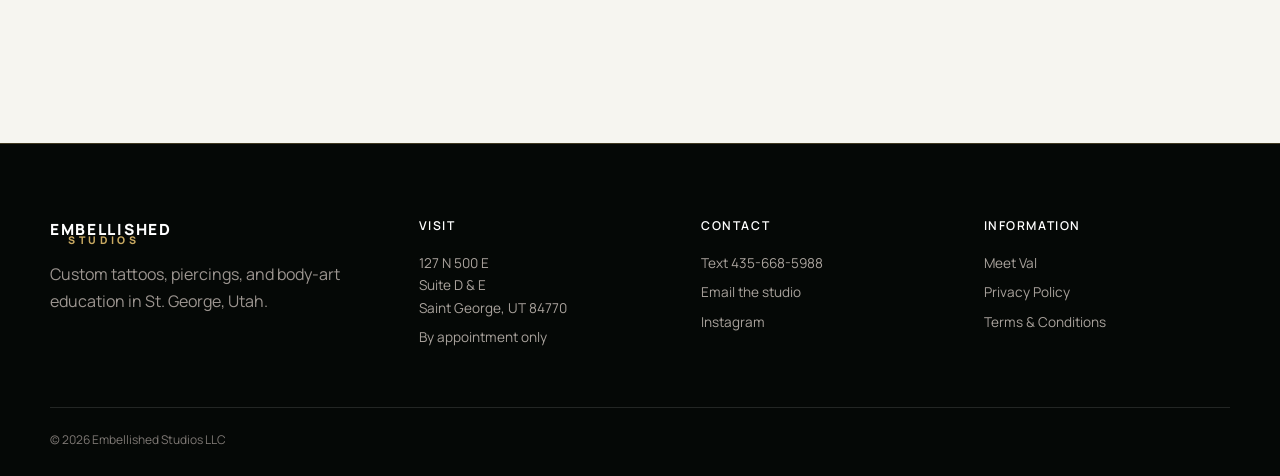
<file: piercing-request-form/index.html>
<!doctype html><html lang="en"><head><meta charset="utf-8"><meta name="viewport" content="width=device-width,initial-scale=1"><title>Piercing Request | Embellished Studios</title><meta name="description" content="Submit a piercing appointment request with Embellished Studios in St. George, Utah."><link rel="preconnect" href="https://fonts.googleapis.com"><link rel="preconnect" href="https://fonts.gstatic.com" crossorigin><link href="https://fonts.googleapis.com/css2?family=Cormorant+Garamond:wght@500;600&family=Manrope:wght@400;600;700;800&display=swap" rel="stylesheet"><link rel="icon" href="../assets/favicon.svg" type="image/svg+xml"><link rel="stylesheet" href="../assets/styles.css"><link rel="canonical" href="https://www.embellishedstudios.com/piercing-request-form/"><meta property="og:title" content="Piercing Request | Embellished Studios"><meta property="og:type" content="website"><meta property="og:site_name" content="Embellished Studios"><meta property="og:description" content="Submit a piercing appointment request with Embellished Studios in St. George, Utah."><meta property="og:url" content="https://www.embellishedstudios.com/piercing-request-form/">
</head><body><a class="skip-link" href="#content">Skip to content</a><header class="site-header"><div class="shell nav"><a class="wordmark" href="../"><span>EMBELLISHED</span><span>STUDIOS</span></a><button class="menu-toggle" type="button" aria-expanded="false" aria-label="Open menu">☰</button><nav class="nav-links"><a href="../tattoos/">Tattoos</a><a href="../piercings/">Piercings</a><a href="../apprenticeships/">Apprenticeships</a><a href="../#studio">Studio</a><a href="../contact/">Contact</a><a class="button" href="../tattoo-request-form/">Tattoo request</a><a class="button nav-secondary" href="../piercing-request-form/">Piercing request</a></nav></div></header><main id="content"><section class="page-hero"><div class="shell"><div class="breadcrumbs"><a href="../">Home</a> / Piercing Request</div><div class="kicker">Plan your piercing</div><h1>Tell us what you’d like pierced.</h1><p>Use the request form below to tell us what piercing you’re interested in and your preferred timing.</p></div></section><section class="section"><div class="shell"><div class="section-head"><div><div class="kicker">Appointment request</div><h2>Complete the form below.</h2></div><p>Submitting a request does not confirm an appointment. The studio will review your request and follow up with availability, pricing, and any deposit requirements.</p></div><div class="jotform-wrap"><iframe id="JotFormIFrame-241578151269159" title="Embellished Studios Piercing Request" onload="window.parent.scrollTo(0,0)" allowtransparency="true" allow="geolocation; microphone; camera; fullscreen" src="https://form.jotform.com/241578151269159" frameborder="0" style="min-width:100%;max-width:100%;height:700px;border:none;" scrolling="no"></iframe></div></div></section></main><footer class="site-footer"><div class="shell"><div class="footer-grid"><div class="footer-brand"><a class="wordmark" href="../"><span>EMBELLISHED</span><span>STUDIOS</span></a><p>Custom tattoos, piercings, and body-art education in St. George, Utah.</p></div><div class="footer-column"><h3>Visit</h3><span>127 N 500 E<br>Suite D & E<br>Saint George, UT 84770</span><span>By appointment only</span></div><div class="footer-column"><h3>Contact</h3><a href="sms:+14356685988">Text 435-668-5988</a><a href="mailto:embellished.studios.stg@gmail.com">Email the studio</a><a href="https://www.instagram.com/embellished.studios/">Instagram</a></div><div class="footer-column"><h3>Information</h3><a href="../meet-val/">Meet Val</a><a href="../privacy-policy/">Privacy Policy</a><a href="../terms/">Terms & Conditions</a></div></div><div class="footer-bottom"><span>© <span data-year></span> Embellished Studios LLC</span></div></div></footer><script src="https://cdn.jotfor.ms/s/umd/latest/for-form-embed-handler.js"></script><script>window.jotformEmbedHandler("iframe[id='JotFormIFrame-241578151269159']", "https://form.jotform.com/");</script><script>const menuButton=document.querySelector('.menu-toggle');const navLinks=document.querySelector('.nav-links');if(menuButton&&navLinks){menuButton.addEventListener('click',()=>{const open=navLinks.classList.toggle('open');document.body.classList.toggle('menu-open',open);menuButton.setAttribute('aria-expanded',String(open));});}document.querySelectorAll('[data-year]').forEach(node=>{node.textContent=new Date().getFullYear();});</script></body></html>
</file>
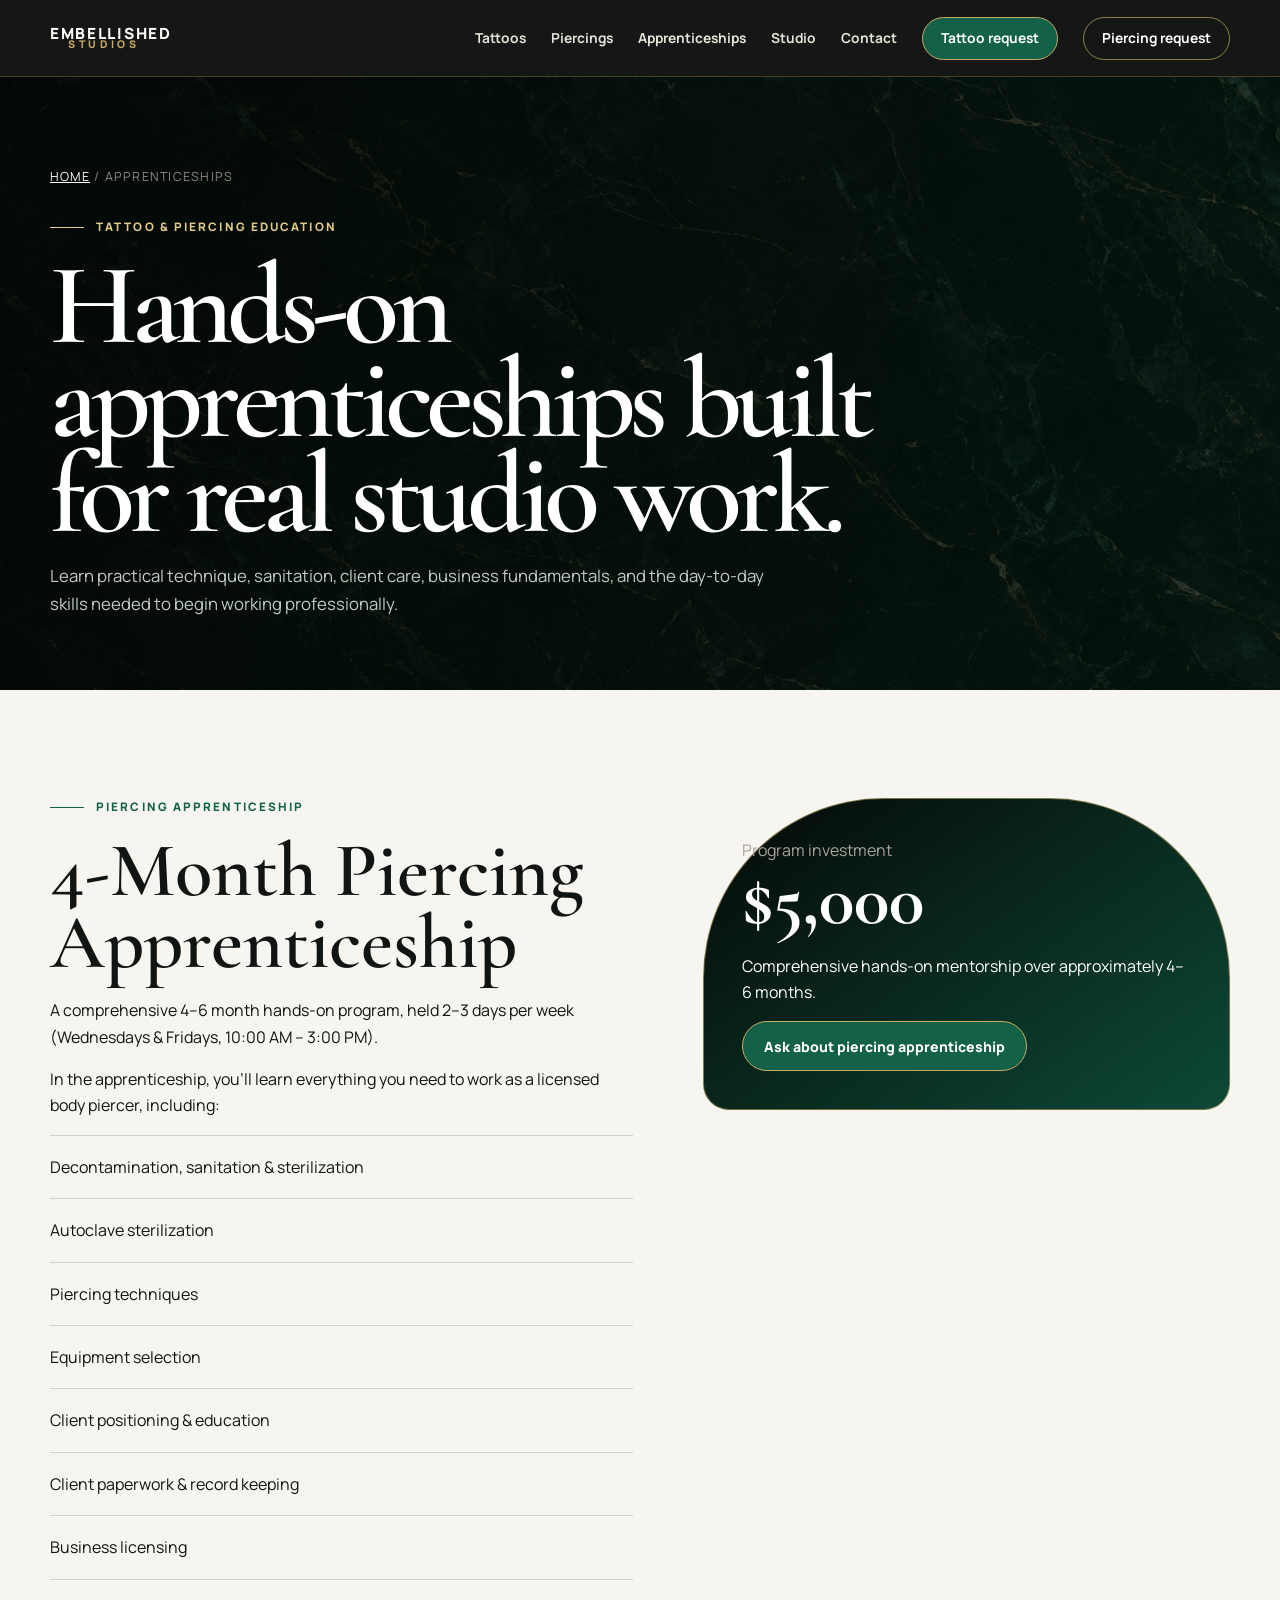
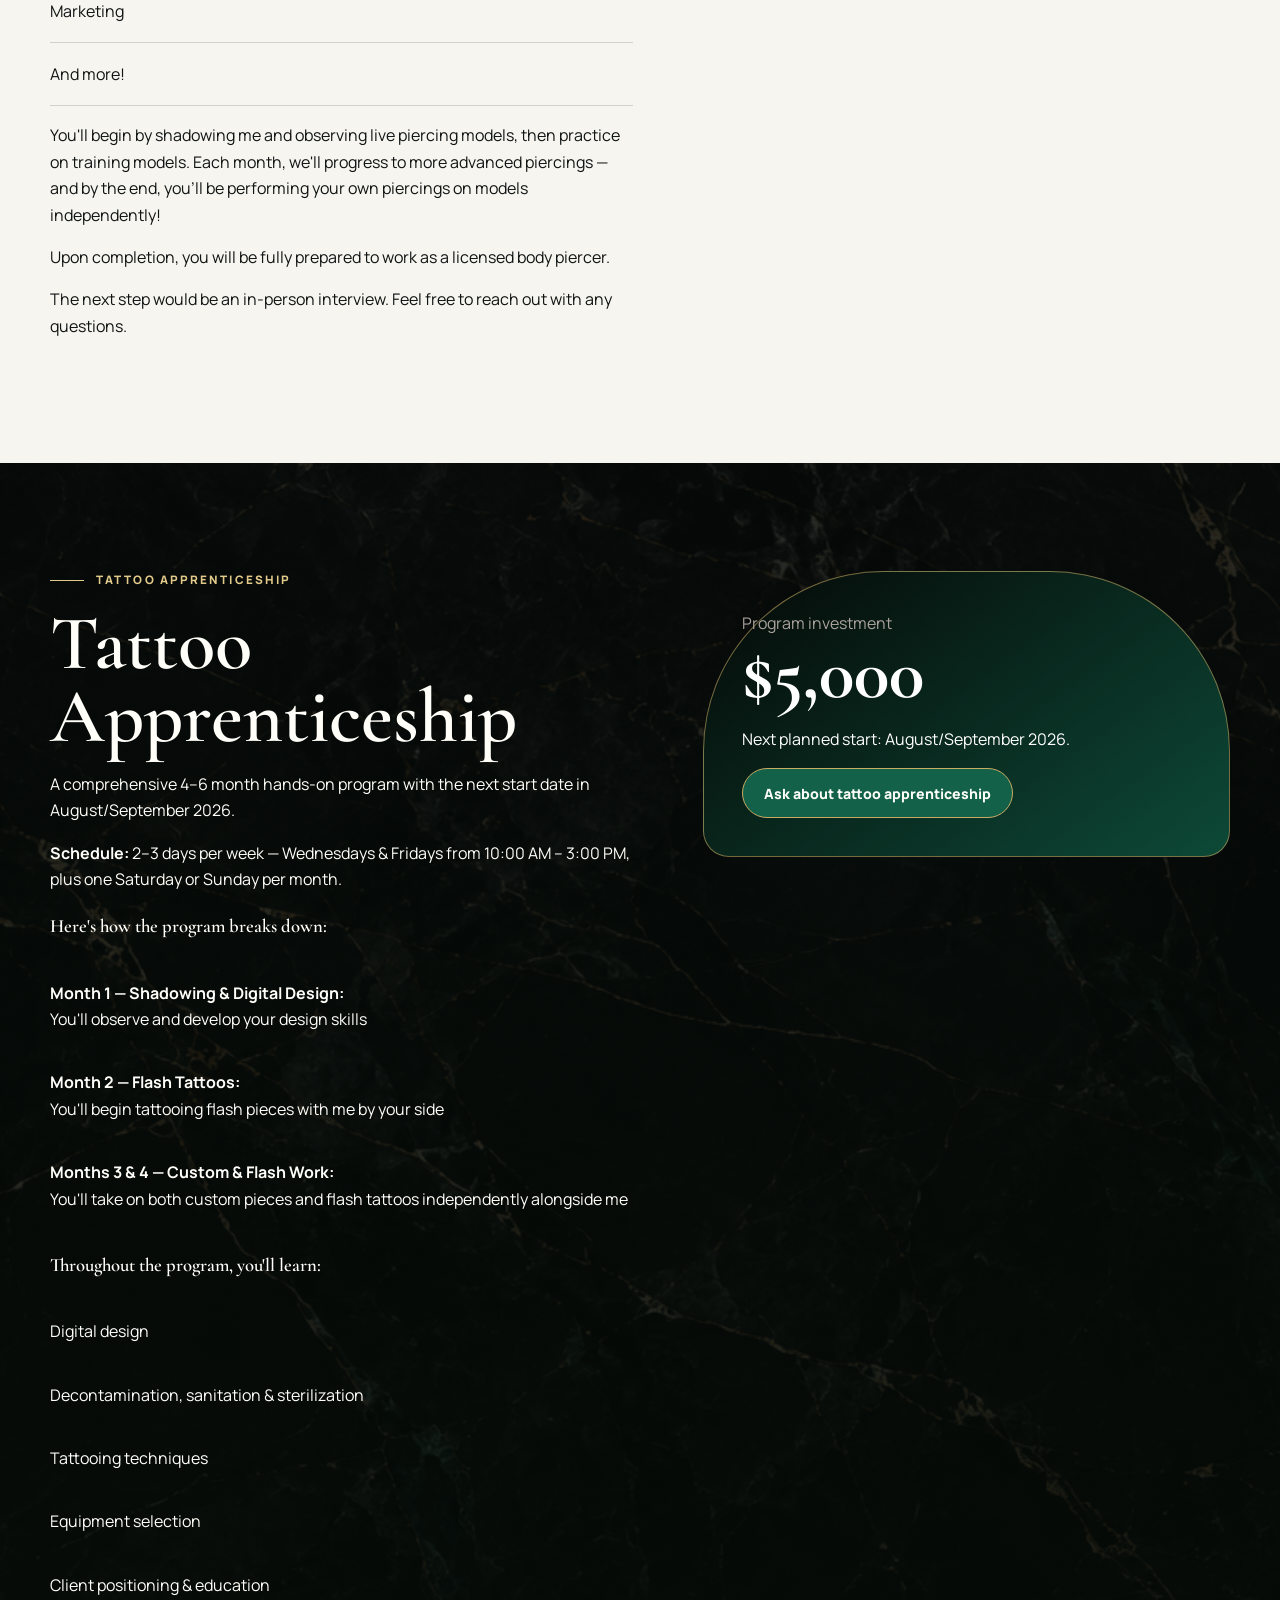
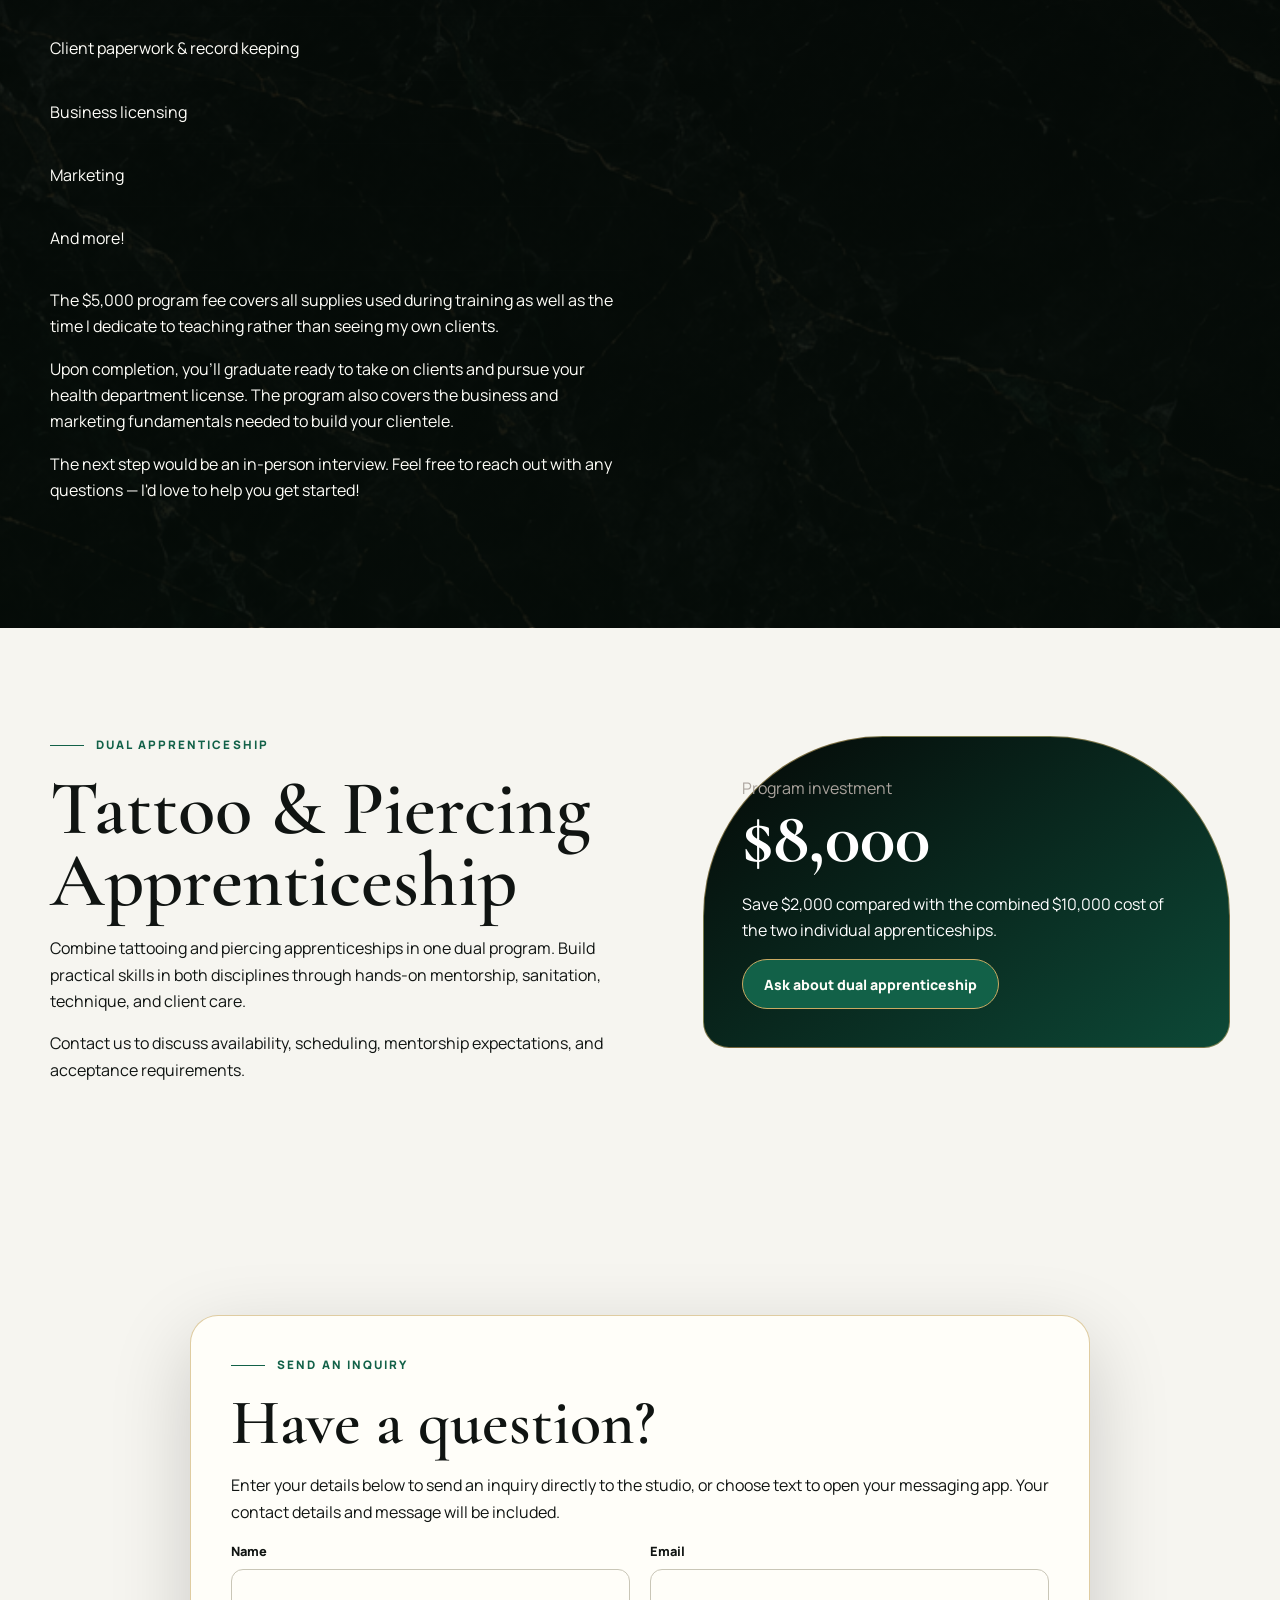
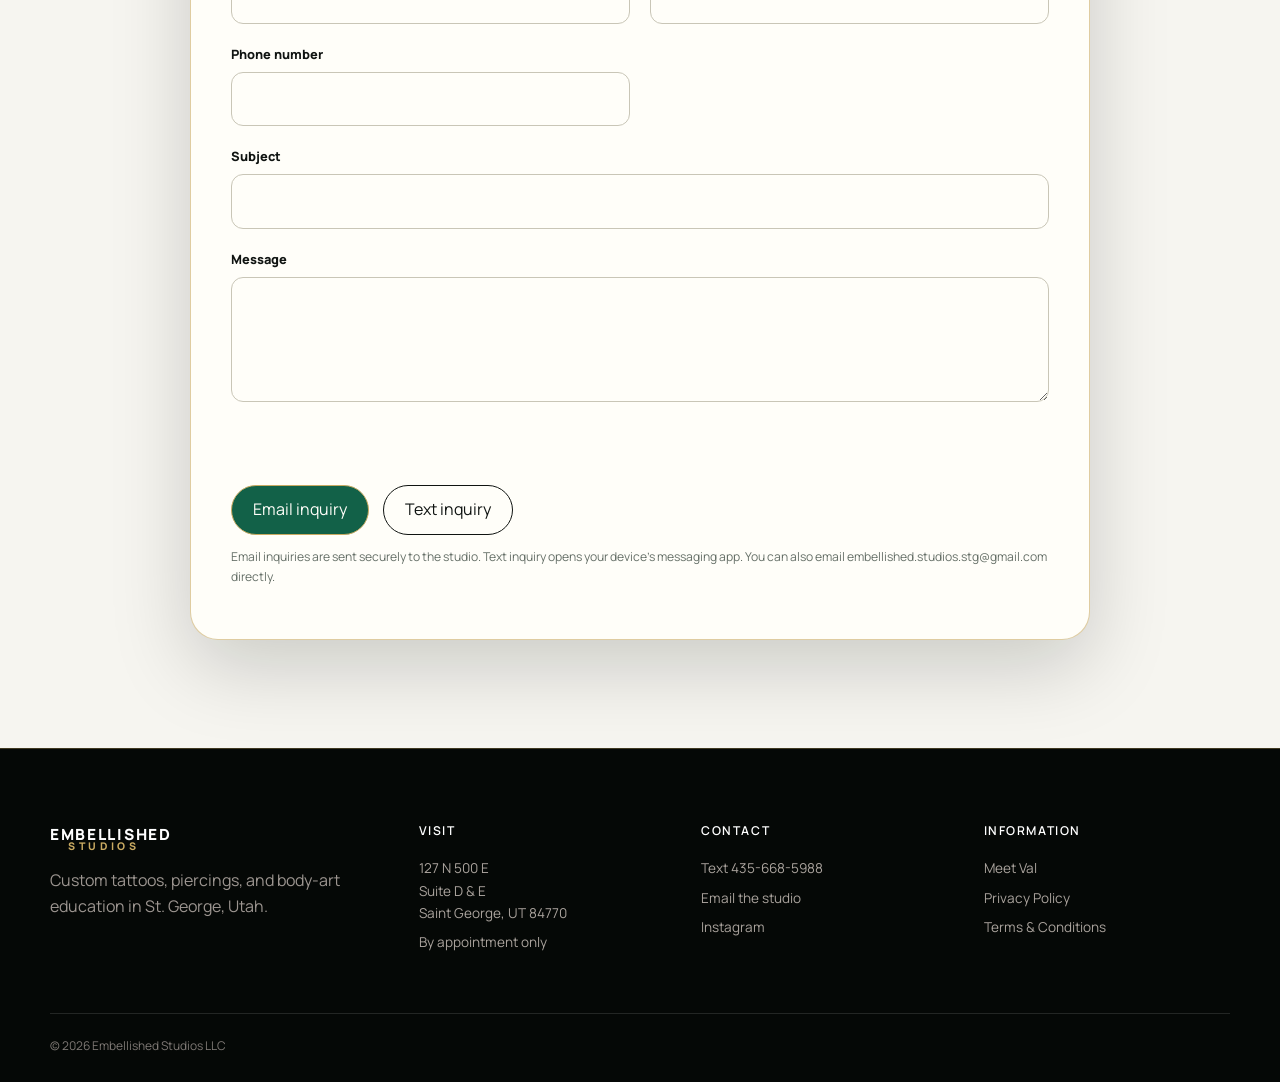
<file: piercing-trainings/index.html>
<!doctype html><html lang="en"><head><meta charset="utf-8"><meta name="viewport" content="width=device-width,initial-scale=1"><title>Tattoo & Piercing Apprenticeships | Embellished Studios</title><meta name="description" content="Hands-on tattoo and piercing apprenticeship programs at Embellished Studios in St. George, Utah."><link rel="preconnect" href="https://fonts.googleapis.com"><link rel="preconnect" href="https://fonts.gstatic.com" crossorigin><link href="https://fonts.googleapis.com/css2?family=Cormorant+Garamond:wght@500;600&family=Manrope:wght@400;600;700;800&display=swap" rel="stylesheet"><link rel="icon" href="../assets/favicon.svg" type="image/svg+xml"><link rel="stylesheet" href="../assets/styles.css"><link rel="canonical" href="https://www.embellishedstudios.com/piercing-trainings/"><meta property="og:title" content="Tattoo & Piercing Apprenticeships | Embellished Studios"><meta property="og:type" content="website"><meta property="og:site_name" content="Embellished Studios"><meta property="og:description" content="Hands-on tattoo and piercing apprenticeship programs at Embellished Studios in St. George, Utah."><meta property="og:url" content="https://www.embellishedstudios.com/piercing-trainings/">
</head><body><a class="skip-link" href="#content">Skip to content</a><header class="site-header"><div class="shell nav"><a class="wordmark" href="../"><span>EMBELLISHED</span><span>STUDIOS</span></a><button class="menu-toggle" type="button" aria-expanded="false" aria-label="Open menu">☰</button><nav class="nav-links"><a href="../tattoos/">Tattoos</a><a href="../piercings/">Piercings</a><a href="../apprenticeships/">Apprenticeships</a><a href="../#studio">Studio</a><a href="../contact/">Contact</a><a class="button" href="../tattoo-request-form/">Tattoo request</a><a class="button nav-secondary" href="../piercing-request-form/">Piercing request</a></nav></div></header><main id="content"><section class="page-hero"><div class="shell"><div class="breadcrumbs"><a href="../">Home</a> / Apprenticeships</div><div class="kicker">Tattoo & piercing education</div><h1>Hands-on apprenticeships built for real studio work.</h1><p>Learn practical technique, sanitation, client care, business fundamentals, and the day-to-day skills needed to begin working professionally.</p></div></section>
<section class="section"><div class="shell training-grid"><div><div class="kicker">Piercing apprenticeship</div><h2 style="font-size:clamp(3rem,6vw,5.5rem);line-height:.94;margin:18px 0">4-Month Piercing Apprenticeship</h2><p>A comprehensive 4–6 month hands-on program, held 2–3 days per week (Wednesdays & Fridays, 10:00 AM – 3:00 PM).</p><p>In the apprenticeship, you'll learn everything you need to work as a licensed body piercer, including:</p><ul class="curriculum"><li>Decontamination, sanitation & sterilization</li><li>Autoclave sterilization</li><li>Piercing techniques</li><li>Equipment selection</li><li>Client positioning & education</li><li>Client paperwork & record keeping</li><li>Business licensing</li><li>Marketing</li><li>And more!</li></ul><p>You'll begin by shadowing me and observing live piercing models, then practice on training models. Each month, we'll progress to more advanced piercings — and by the end, you'll be performing your own piercings on models independently!</p><p>Upon completion, you will be fully prepared to work as a licensed body piercer.</p><p>The next step would be an in-person interview. Feel free to reach out with any questions.</p></div><aside class="training-price"><span>Program investment</span><strong>$5,000</strong><p>Comprehensive hands-on mentorship over approximately 4–6 months.</p><a class="button red" href="#training-inquiry" data-inquiry-subject="Piercing apprenticeship inquiry">Ask about piercing apprenticeship</a></aside></div></section>
<section class="section dark"><div class="shell training-grid"><div><div class="kicker">Tattoo apprenticeship</div><h2 style="font-size:clamp(3rem,6vw,5.5rem);line-height:.94;margin:18px 0">Tattoo Apprenticeship</h2><p>A comprehensive 4–6 month hands-on program with the next start date in August/September 2026.</p><p><strong>Schedule:</strong> 2–3 days per week — Wednesdays & Fridays from 10:00 AM – 3:00 PM, plus one Saturday or Sunday per month.</p><h3>Here's how the program breaks down:</h3><ul class="curriculum"><li><strong>Month 1 — Shadowing & Digital Design:</strong> You'll observe and develop your design skills</li><li><strong>Month 2 — Flash Tattoos:</strong> You'll begin tattooing flash pieces with me by your side</li><li><strong>Months 3 & 4 — Custom & Flash Work:</strong> You'll take on both custom pieces and flash tattoos independently alongside me</li></ul><h3>Throughout the program, you'll learn:</h3><ul class="curriculum"><li>Digital design</li><li>Decontamination, sanitation & sterilization</li><li>Tattooing techniques</li><li>Equipment selection</li><li>Client positioning & education</li><li>Client paperwork & record keeping</li><li>Business licensing</li><li>Marketing</li><li>And more!</li></ul><p>The $5,000 program fee covers all supplies used during training as well as the time I dedicate to teaching rather than seeing my own clients.</p><p>Upon completion, you'll graduate ready to take on clients and pursue your health department license. The program also covers the business and marketing fundamentals needed to build your clientele.</p><p>The next step would be an in-person interview. Feel free to reach out with any questions — I'd love to help you get started!</p></div><aside class="training-price"><span>Program investment</span><strong>$5,000</strong><p>Next planned start: August/September 2026.</p><a class="button red" href="#training-inquiry" data-inquiry-subject="Tattoo apprenticeship inquiry">Ask about tattoo apprenticeship</a></aside></div></section><section class="section"><div class="shell training-grid"><div><div class="kicker">Dual apprenticeship</div><h2 style="font-size:clamp(3rem,6vw,5.5rem);line-height:.94;margin:18px 0">Tattoo &amp; Piercing Apprenticeship</h2><p>Combine tattooing and piercing apprenticeships in one dual program. Build practical skills in both disciplines through hands-on mentorship, sanitation, technique, and client care.</p><p>Contact us to discuss availability, scheduling, mentorship expectations, and acceptance requirements.</p></div><aside class="training-price"><span>Program investment</span><strong>$8,000</strong><p>Save $2,000 compared with the combined $10,000 cost of the two individual apprenticeships.</p><a class="button red" href="#training-inquiry" data-inquiry-subject="Dual tattoo and piercing apprenticeship inquiry">Ask about dual apprenticeship</a></aside></div></section><section class="section"><div class="shell"><div class="request-form apprenticeship-inquiry"><div class="inquiry-form-block"><div class="kicker">Send an inquiry</div><h2>Have a question?</h2><p>Enter your details below to send an inquiry directly to the studio, or choose text to open your messaging app. Your contact details and message will be included.</p><form id="training-inquiry" class="studio-inquiry-form" data-inquiry-form><div class="form-grid"><div class="field"><label for="inq-name">Name</label><input id="inq-name" name="name" maxlength="100" type="text" autocomplete="name" required></div><div class="field"><label for="inq-email">Email</label><input id="inq-email" name="email" type="email" autocomplete="email" maxlength="254" required></div><div class="field"><label for="inq-phone">Phone number</label><input id="inq-phone" name="phone" maxlength="40" type="tel" autocomplete="tel" required></div><div class="field full"><label for="inq-subject">Subject</label><input id="inq-subject" name="subject" maxlength="160" type="text" required></div><div class="field full"><label for="inq-message">Message</label><textarea id="inq-message" name="message" maxlength="5000" required></textarea></div><div class="field full"><div class="cf-turnstile" data-sitekey="0x4AAAAAAFm4rLqfK1gu8yg5" data-action="inquiry"></div><div hidden aria-hidden="true"><label>Leave blank<input name="website" tabindex="-1" autocomplete="off"></label></div><p role="status" aria-live="polite"></p></div><div class="form-actions"><button class="button red" type="submit" data-send="email">Email inquiry</button><button class="button ghost" type="submit" data-send="sms">Text inquiry</button></div></div></form><p class="fine-print">Email inquiries are sent securely to the studio. Text inquiry opens your device’s messaging app. You can also email embellished.studios.stg@gmail.com directly.</p></div></div></div></section></main><footer class="site-footer"><div class="shell"><div class="footer-grid"><div class="footer-brand"><a class="wordmark" href="../"><span>EMBELLISHED</span><span>STUDIOS</span></a><p>Custom tattoos, piercings, and body-art education in St. George, Utah.</p></div><div class="footer-column"><h3>Visit</h3><span>127 N 500 E<br>Suite D & E<br>Saint George, UT 84770</span><span>By appointment only</span></div><div class="footer-column"><h3>Contact</h3><a href="sms:+14356685988">Text 435-668-5988</a><a href="mailto:embellished.studios.stg@gmail.com">Email the studio</a><a href="https://www.instagram.com/embellished.studios/">Instagram</a></div><div class="footer-column"><h3>Information</h3><a href="../meet-val/">Meet Val</a><a href="../privacy-policy/">Privacy Policy</a><a href="../terms/">Terms & Conditions</a></div></div><div class="footer-bottom"><span>© <span data-year></span> Embellished Studios LLC</span></div></div></footer><script>const menuButton=document.querySelector('.menu-toggle');const navLinks=document.querySelector('.nav-links');if(menuButton&&navLinks){menuButton.addEventListener('click',()=>{const open=navLinks.classList.toggle('open');document.body.classList.toggle('menu-open',open);menuButton.setAttribute('aria-expanded',String(open));});}document.querySelectorAll('[data-year]').forEach(node=>{node.textContent=new Date().getFullYear();});</script><script src="../assets/inquiries.js" defer></script><script src="https://challenges.cloudflare.com/turnstile/v0/api.js" async defer></script></body></html>
</file>
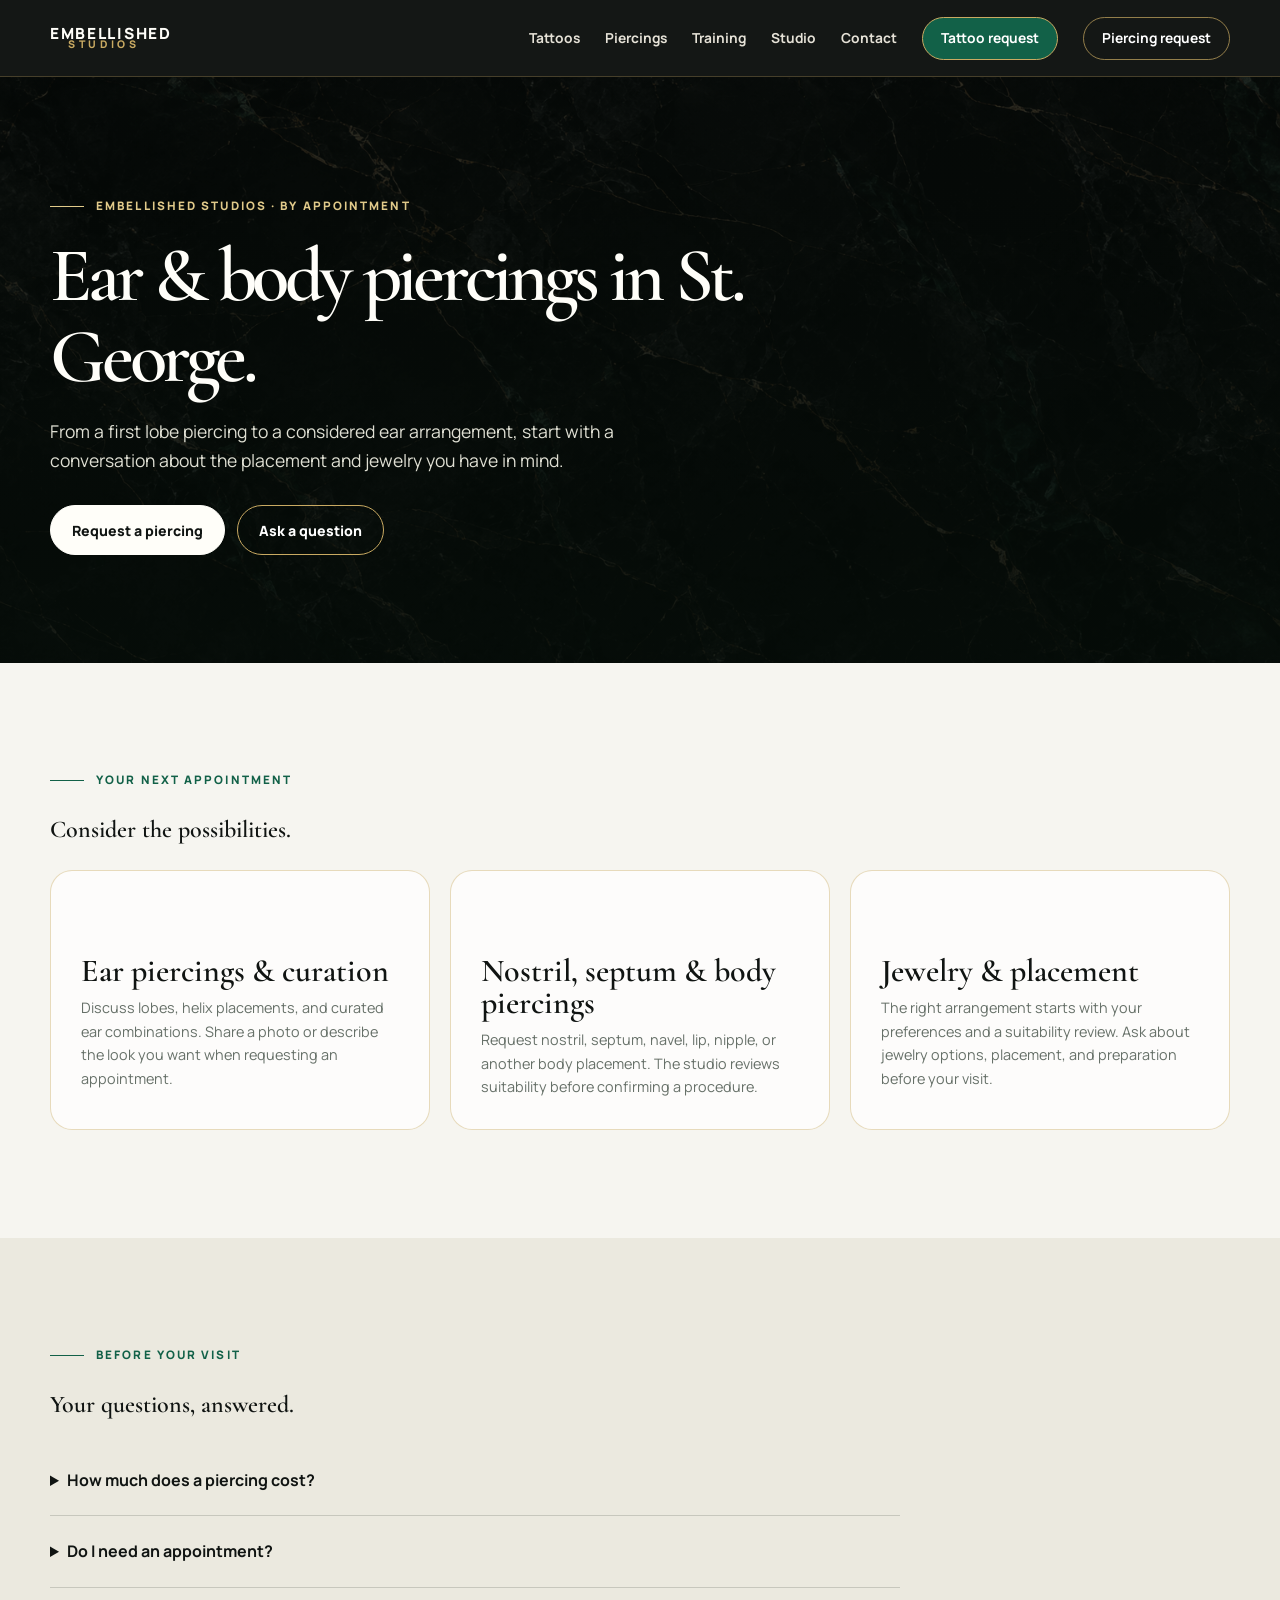
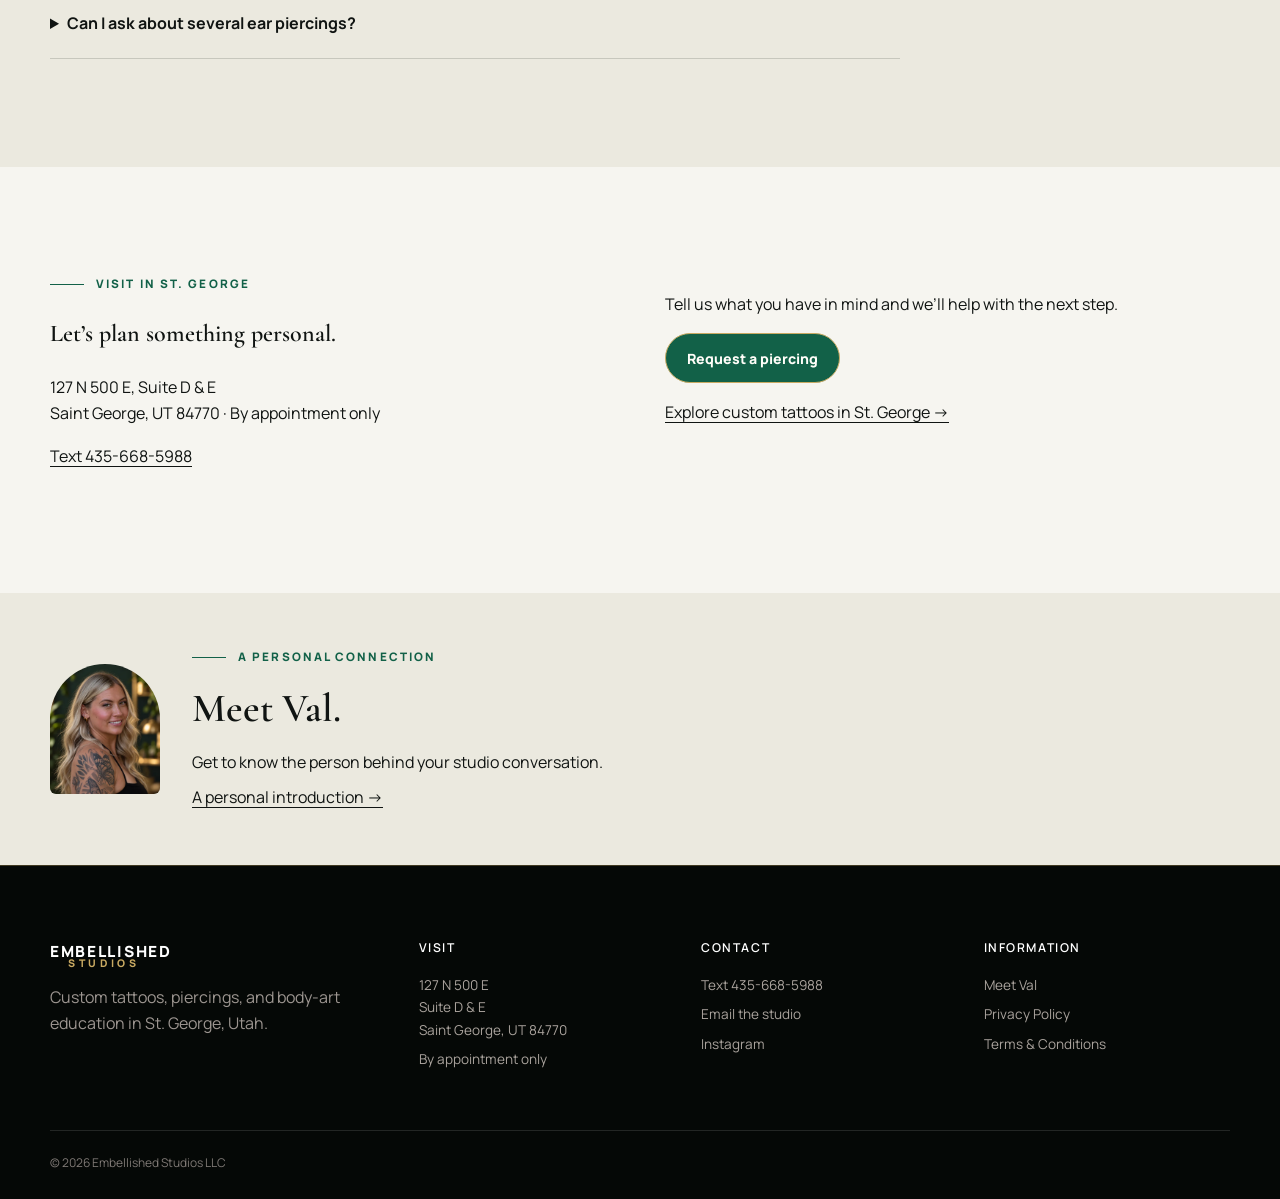
<file: piercings/index.html>
<!doctype html><html lang="en"><head><meta charset="utf-8"><meta name="viewport" content="width=device-width,initial-scale=1"><title>Ear & Body Piercings in St. George, UT | Embellished Studios</title><meta name="description" content="Request ear and body piercings in St. George, Utah. Explore lobe, helix, conch, nostril, septum, and other placements at appointment-only Embellished Studios."><link rel="canonical" href="https://www.embellishedstudios.com/piercings/"><link rel="stylesheet" href="../assets/styles.css"><link rel="icon" href="../assets/favicon.svg"><link rel="preconnect" href="https://fonts.googleapis.com"><link href="https://fonts.googleapis.com/css2?family=Cormorant+Garamond:wght@500;600&family=Manrope:wght@400;600;700;800&display=swap" rel="stylesheet"><script type="application/ld+json">{"@context": "https://schema.org", "@type": "Service", "name": "Ear and body piercing services", "serviceType": "Ear and body piercing services", "areaServed": {"@type": "City", "name": "St. George, Utah"}, "provider": {"@id": "https://www.embellishedstudios.com/#studio"}, "url": "https://www.embellishedstudios.com/piercings/"}</script><script type="application/ld+json">{"@context": "https://schema.org", "@type": "TattooParlor", "@id": "https://www.embellishedstudios.com/#studio", "name": "Embellished Studios", "url": "https://www.embellishedstudios.com/", "telephone": "+14356685988", "email": "embellished.studios.stg@gmail.com", "address": {"@type": "PostalAddress", "streetAddress": "127 N 500 E, Suite D & E", "addressLocality": "St. George", "addressRegion": "UT", "postalCode": "84770", "addressCountry": "US"}, "sameAs": ["https://www.instagram.com/embellished.studios/"]}</script><meta property="og:title" content="Ear & Body Piercings in St. George, UT | Embellished Studios"><meta property="og:type" content="website"><meta property="og:site_name" content="Embellished Studios"><meta property="og:description" content="Request ear and body piercings in St. George, Utah. Explore lobe, helix, conch, nostril, septum, and other placements at appointment-only Embellished Studios."><meta property="og:url" content="https://www.embellishedstudios.com/piercings/">
</head><body>  <a class="skip-link" href="#content">Skip to content</a>
  <header class="site-header"><div class="shell nav">
    <a class="wordmark" href="../"><span>EMBELLISHED</span><span>STUDIOS</span></a>
    <button class="menu-toggle" type="button" aria-expanded="false" aria-label="Open menu">☰</button>
    <nav class="nav-links" aria-label="Main navigation"><a href="../tattoos/">Tattoos</a><a href="../piercings/">Piercings</a><a href="../piercing-trainings/">Training</a><a href="../#studio">Studio</a><a href="../contact/">Contact</a><a class="button" href="../tattoo-request-form/">Tattoo request</a><a class="button nav-secondary" href="../piercing-request-form/">Piercing request</a></nav>
  </div></header>

<main id="content"><section class="section dark"><div class="shell"><p class="kicker">Embellished Studios · By appointment</p><h1 class="service-title">Ear & body piercings in St. George.</h1><p class="service-intro">From a first lobe piercing to a considered ear arrangement, start with a conversation about the placement and jewelry you have in mind.</p><div class="hero-actions"><a class="button light" href="../piercing-request-form/">Request a piercing</a><a class="button ghost" style="color:white;border-color:#c9aa62" href="../contact/">Ask a question</a></div></div></section><section class="section"><div class="shell"><div class="kicker">Your next appointment</div><h2>Consider the possibilities.</h2><div class="process-grid"><article class="process-card"><h3>Ear piercings & curation</h3><p>Discuss lobes, helix placements, and curated ear combinations. Share a photo or describe the look you want when requesting an appointment.</p></article><article class="process-card"><h3>Nostril, septum & body piercings</h3><p>Request nostril, septum, navel, lip, nipple, or another body placement. The studio reviews suitability before confirming a procedure.</p></article><article class="process-card"><h3>Jewelry & placement</h3><p>The right arrangement starts with your preferences and a suitability review. Ask about jewelry options, placement, and preparation before your visit.</p></article></div></div></section><section class="section service-faq-section"><div class="shell"><div class="kicker">Before your visit</div><h2>Your questions, answered.</h2><details class="service-faq"><summary>How much does a piercing cost?</summary><p>Pricing depends on the requested piercing and jewelry. Send a piercing request with the placement you want so the studio can follow up with pricing and appointment details.</p></details><details class="service-faq"><summary>Do I need an appointment?</summary><p>Embellished Studios operates by appointment. Submit a piercing request and the studio will follow up with availability. Sending the form alone does not confirm a booking.</p></details><details class="service-faq"><summary>Can I ask about several ear piercings?</summary><p>Yes. Describe the placements or overall arrangement you are considering in your request. The studio can discuss your ideas and review suitability with you.</p></details></div></section><section class="section"><div class="shell service-visit"><div><div class="kicker">Visit in St. George</div><h2>Let’s plan something personal.</h2><p>127 N 500 E, Suite D &amp; E<br>Saint George, UT 84770 · By appointment only</p><p><a href="sms:+14356685988">Text 435-668-5988</a></p></div><div><p>Tell us what you have in mind and we’ll help with the next step.</p><a class="button red" href="../piercing-request-form/">Request a piercing</a><p><a href="../tattoos/">Explore custom tattoos in St. George →</a></p></div></div></section><section class="section artist-service"><div class="shell artist-service-inner"><img src="../assets/val/val-studio-ai-v4-600.webp" width="600" height="750" loading="lazy" decoding="async" alt="AI-assisted portrait of Val"><div><div class="kicker">A personal connection</div><h2>Meet Val.</h2><p>Get to know the person behind your studio conversation.</p><a href="../meet-val/">A personal introduction →</a></div></div></section></main>  <footer class="site-footer"><div class="shell"><div class="footer-grid">
    <div class="footer-brand"><a class="wordmark" href="../"><span>EMBELLISHED</span><span>STUDIOS</span></a><p>Custom tattoos, piercings, and body-art education in St. George, Utah.</p></div>
    <div class="footer-column"><h3>Visit</h3><span>127 N 500 E<br>Suite D & E<br>Saint George, UT 84770</span><span>By appointment only</span></div>
    <div class="footer-column"><h3>Contact</h3><a href="sms:+14356685988">Text 435-668-5988</a><a href="mailto:embellished.studios.stg@gmail.com">Email the studio</a><a href="https://www.instagram.com/embellished.studios/">Instagram</a></div>
    <div class="footer-column"><h3>Information</h3><a href="../meet-val/">Meet Val</a><a href="../privacy-policy/">Privacy Policy</a><a href="../terms/">Terms & Conditions</a></div>
  </div><div class="footer-bottom"><span>© <span data-year></span> Embellished Studios LLC</span></div></div></footer>
  <script>
const menuButton = document.querySelector('.menu-toggle');
const navLinks = document.querySelector('.nav-links');

if (menuButton && navLinks) {
  menuButton.addEventListener('click', () => {
    const open = navLinks.classList.toggle('open');
    document.body.classList.toggle('menu-open', open);
    menuButton.setAttribute('aria-expanded', String(open));
  });
}


document.querySelectorAll('[data-year]').forEach((node) => {
  node.textContent = new Date().getFullYear();
});

</script>
</body>
</html>
</file>
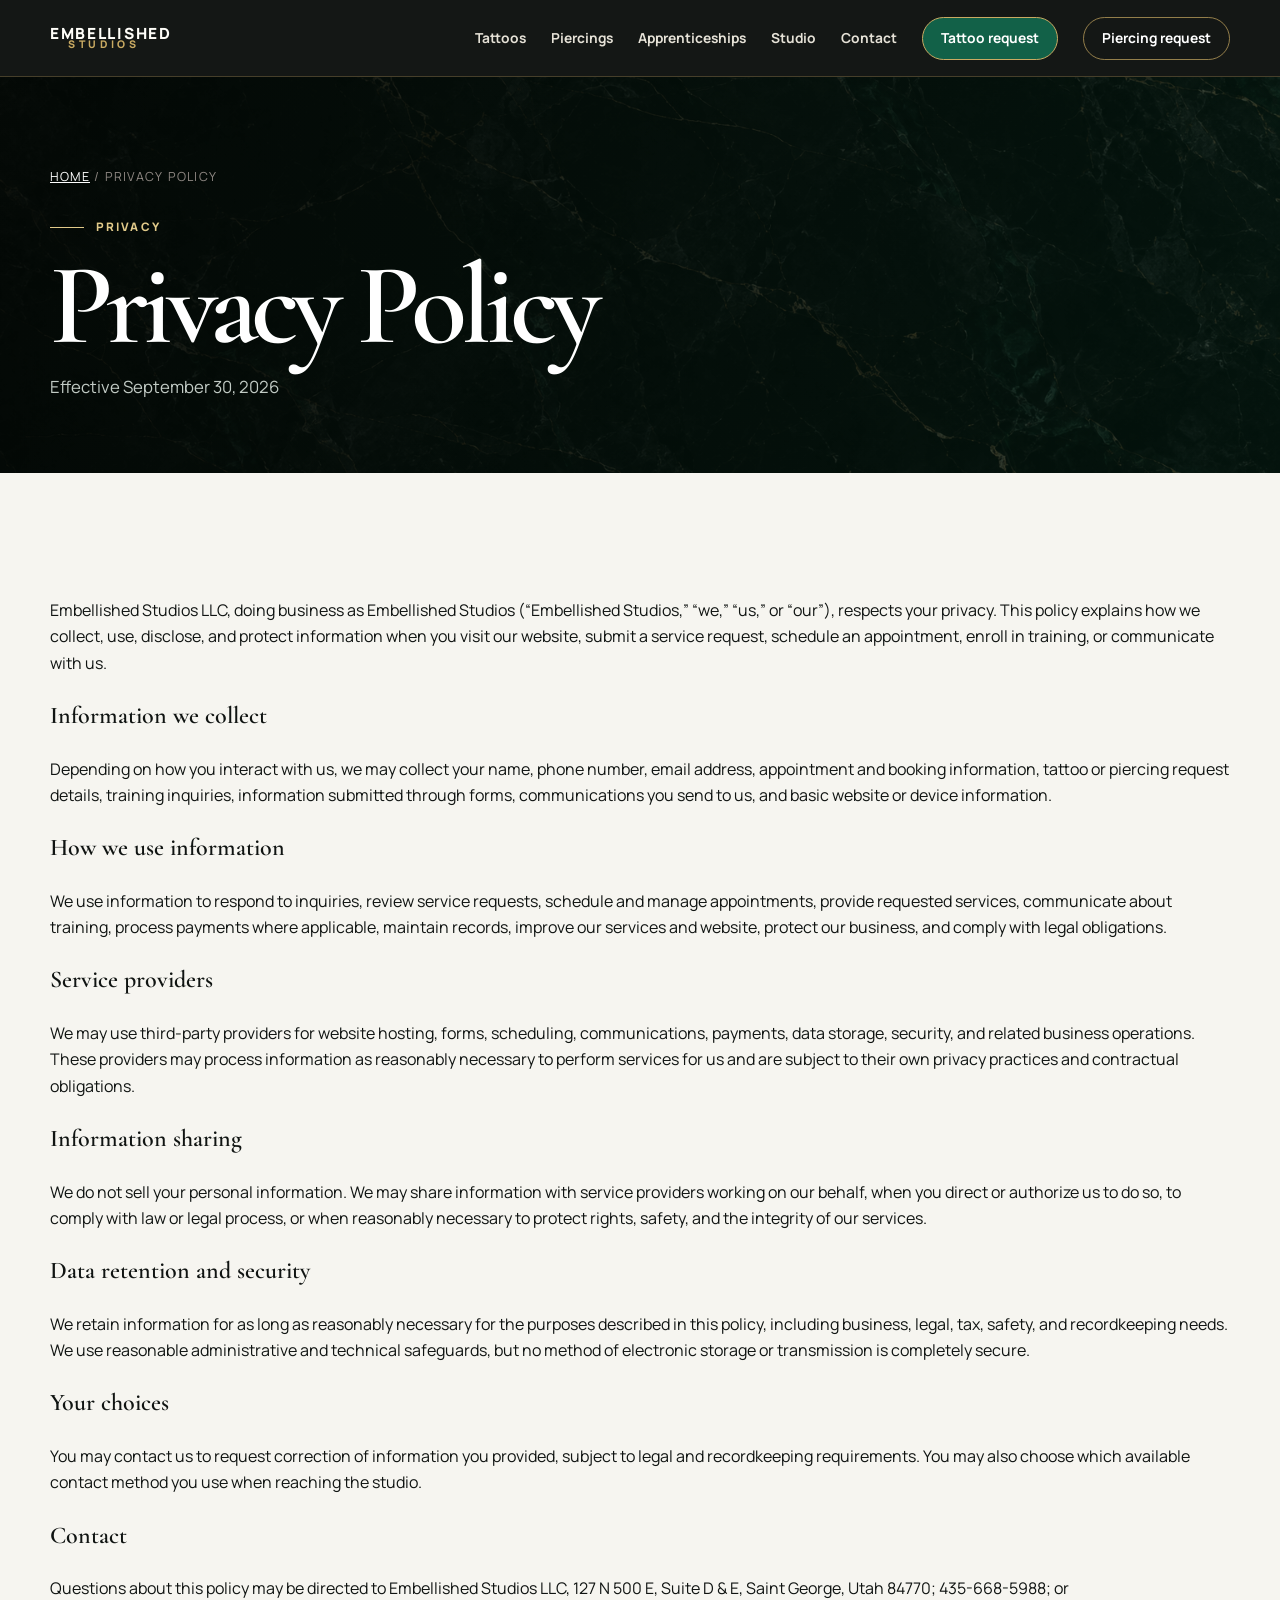
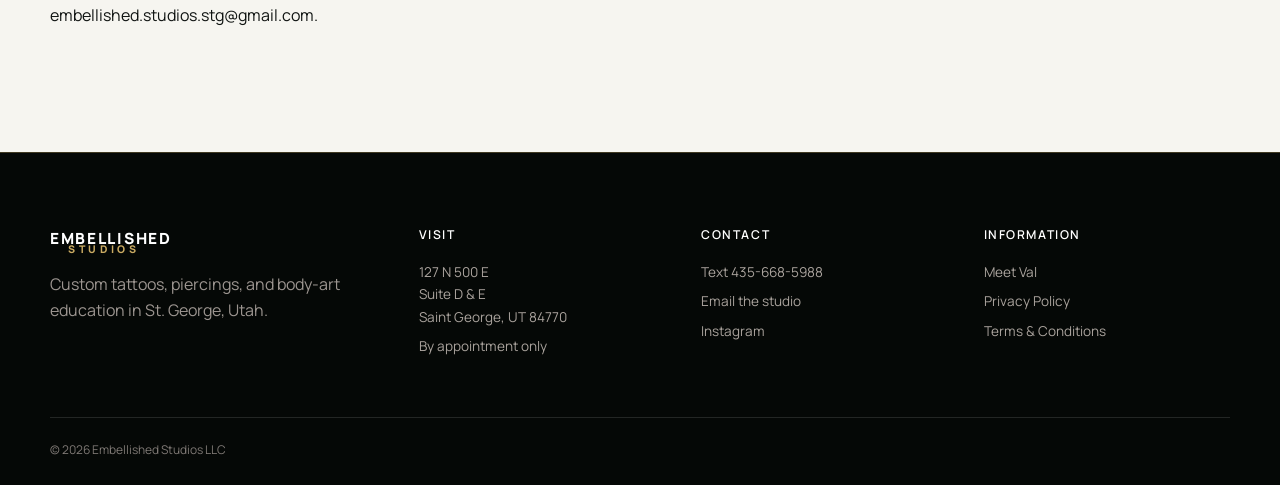
<file: privacy-policy/index.html>
<!doctype html><html lang="en"><head><meta charset="utf-8"><meta name="viewport" content="width=device-width,initial-scale=1"><title>Privacy Policy | Embellished Studios</title><meta name="description" content="Privacy Policy for Embellished Studios."><link rel="preconnect" href="https://fonts.googleapis.com"><link rel="preconnect" href="https://fonts.gstatic.com" crossorigin><link href="https://fonts.googleapis.com/css2?family=Cormorant+Garamond:wght@500;600&family=Manrope:wght@400;600;700;800&display=swap" rel="stylesheet"><link rel="icon" href="../assets/favicon.svg" type="image/svg+xml"><link rel="stylesheet" href="../assets/styles.css"><link rel="canonical" href="https://www.embellishedstudios.com/privacy-policy/"><meta property="og:title" content="Privacy Policy | Embellished Studios"><meta property="og:type" content="website"><meta property="og:site_name" content="Embellished Studios"><meta property="og:description" content="Privacy Policy for Embellished Studios."><meta property="og:url" content="https://www.embellishedstudios.com/privacy-policy/">
</head><body><a class="skip-link" href="#content">Skip to content</a><header class="site-header"><div class="shell nav"><a class="wordmark" href="../"><span>EMBELLISHED</span><span>STUDIOS</span></a><button class="menu-toggle" type="button" aria-expanded="false" aria-label="Open menu">☰</button><nav class="nav-links"><a href="../tattoos/">Tattoos</a><a href="../piercings/">Piercings</a><a href="../apprenticeships/">Apprenticeships</a><a href="../#studio">Studio</a><a href="../contact/">Contact</a><a class="button" href="../tattoo-request-form/">Tattoo request</a><a class="button nav-secondary" href="../piercing-request-form/">Piercing request</a></nav></div></header><main id="content"><section class="page-hero"><div class="shell"><div class="breadcrumbs"><a href="../">Home</a> / Privacy Policy</div><div class="kicker">Privacy</div><h1>Privacy Policy</h1><p>Effective September 30, 2026</p></div></section><section class="section"><div class="shell legal-copy"><p>Embellished Studios LLC, doing business as Embellished Studios (“Embellished Studios,” “we,” “us,” or “our”), respects your privacy. This policy explains how we collect, use, disclose, and protect information when you visit our website, submit a service request, schedule an appointment, enroll in training, or communicate with us.</p><h2>Information we collect</h2><p>Depending on how you interact with us, we may collect your name, phone number, email address, appointment and booking information, tattoo or piercing request details, training inquiries, information submitted through forms, communications you send to us, and basic website or device information.</p><h2>How we use information</h2><p>We use information to respond to inquiries, review service requests, schedule and manage appointments, provide requested services, communicate about training, process payments where applicable, maintain records, improve our services and website, protect our business, and comply with legal obligations.</p><h2>Service providers</h2><p>We may use third-party providers for website hosting, forms, scheduling, communications, payments, data storage, security, and related business operations. These providers may process information as reasonably necessary to perform services for us and are subject to their own privacy practices and contractual obligations.</p><h2>Information sharing</h2><p>We do not sell your personal information. We may share information with service providers working on our behalf, when you direct or authorize us to do so, to comply with law or legal process, or when reasonably necessary to protect rights, safety, and the integrity of our services.</p><h2>Data retention and security</h2><p>We retain information for as long as reasonably necessary for the purposes described in this policy, including business, legal, tax, safety, and recordkeeping needs. We use reasonable administrative and technical safeguards, but no method of electronic storage or transmission is completely secure.</p><h2>Your choices</h2><p>You may contact us to request correction of information you provided, subject to legal and recordkeeping requirements. You may also choose which available contact method you use when reaching the studio.</p><h2>Contact</h2><p>Questions about this policy may be directed to Embellished Studios LLC, 127 N 500 E, Suite D & E, Saint George, Utah 84770; 435-668-5988; or embellished.studios.stg@gmail.com.</p></div></section></main><footer class="site-footer"><div class="shell"><div class="footer-grid"><div class="footer-brand"><a class="wordmark" href="../"><span>EMBELLISHED</span><span>STUDIOS</span></a><p>Custom tattoos, piercings, and body-art education in St. George, Utah.</p></div><div class="footer-column"><h3>Visit</h3><span>127 N 500 E<br>Suite D & E<br>Saint George, UT 84770</span><span>By appointment only</span></div><div class="footer-column"><h3>Contact</h3><a href="sms:+14356685988">Text 435-668-5988</a><a href="mailto:embellished.studios.stg@gmail.com">Email the studio</a><a href="https://www.instagram.com/embellished.studios/">Instagram</a></div><div class="footer-column"><h3>Information</h3><a href="../meet-val/">Meet Val</a><a href="../privacy-policy/">Privacy Policy</a><a href="../terms/">Terms & Conditions</a></div></div><div class="footer-bottom"><span>© <span data-year></span> Embellished Studios LLC</span></div></div></footer><script>const menuButton=document.querySelector('.menu-toggle');const navLinks=document.querySelector('.nav-links');if(menuButton&&navLinks){menuButton.addEventListener('click',()=>{const open=navLinks.classList.toggle('open');document.body.classList.toggle('menu-open',open);menuButton.setAttribute('aria-expanded',String(open));});}document.querySelectorAll('[data-year]').forEach(node=>{node.textContent=new Date().getFullYear();});</script></body></html>
</file>
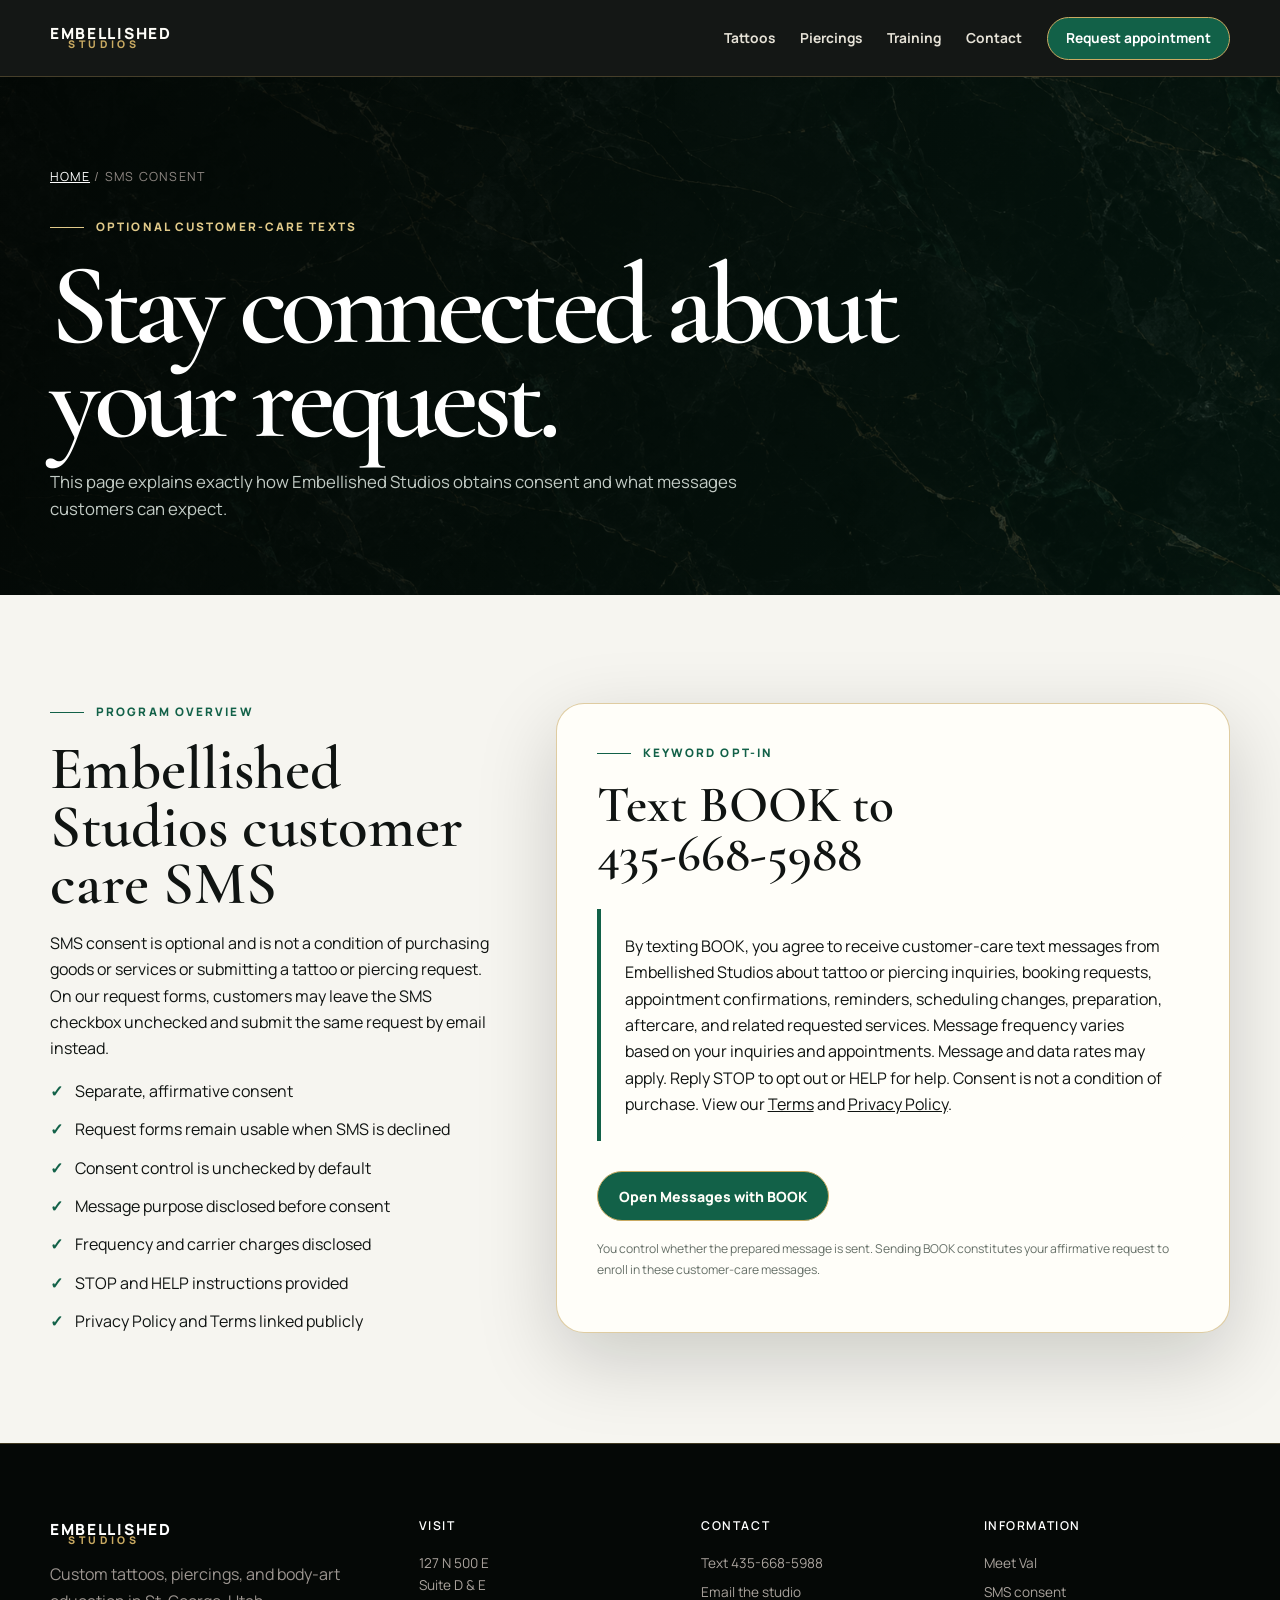
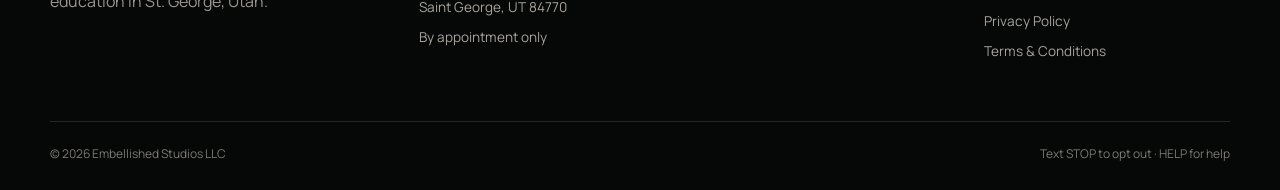
<file: sms-consent/index.html>
<!doctype html><html lang="en"><head><meta charset="utf-8"><meta name="viewport" content="width=device-width,initial-scale=1"><title>SMS Consent | Embellished Studios</title><meta name="description" content="How customers consent to customer-care text messages from Embellished Studios."><link rel="preconnect" href="https://fonts.googleapis.com"><link rel="preconnect" href="https://fonts.gstatic.com" crossorigin><link href="https://fonts.googleapis.com/css2?family=Cormorant+Garamond:wght@500;600&family=Manrope:wght@400;600;700;800&display=swap" rel="stylesheet"><link rel="icon" href="../assets/favicon.svg" type="image/svg+xml"><link rel="stylesheet" href="../assets/styles.css">  <link rel="canonical" href="https://www.embellishedstudios.com/sms-consent/">
<meta property="og:title" content="SMS Consent | Embellished Studios"><meta property="og:type" content="website"><meta property="og:site_name" content="Embellished Studios"><meta property="og:description" content="How customers consent to customer-care text messages from Embellished Studios."><meta property="og:url" content="https://www.embellishedstudios.com/sms-consent/">
</head>
<body><a class="skip-link" href="#content">Skip to content</a><header class="site-header"><div class="shell nav"><a class="wordmark" href="../"><span>EMBELLISHED</span><span>STUDIOS</span></a><button class="menu-toggle" type="button" aria-expanded="false" aria-label="Open menu">☰</button><nav class="nav-links"><a href="../tattoos/">Tattoos</a><a href="../piercings/">Piercings</a><a href="../piercing-trainings/">Training</a><a href="../contact/">Contact</a><a class="button" href="../tattoo-request-form/">Request appointment</a></nav></div></header>
<main id="content"><section class="page-hero"><div class="shell"><div class="breadcrumbs"><a href="../">Home</a> / SMS consent</div><div class="kicker">Optional customer-care texts</div><h1>Stay connected about your request.</h1><p>This page explains exactly how Embellished Studios obtains consent and what messages customers can expect.</p></div></section>
<section class="section"><div class="shell sms-proof"><div><div class="kicker">Program overview</div><h2 style="font-size:3.8rem;line-height:.94;margin:18px 0">Embellished Studios customer care SMS</h2><p>SMS consent is optional and is not a condition of purchasing goods or services or submitting a tattoo or piercing request. On our request forms, customers may leave the SMS checkbox unchecked and submit the same request by email instead.</p><ul class="sms-checklist"><li>Separate, affirmative consent</li><li>Request forms remain usable when SMS is declined</li><li>Consent control is unchecked by default</li><li>Message purpose disclosed before consent</li><li>Frequency and carrier charges disclosed</li><li>STOP and HELP instructions provided</li><li>Privacy Policy and Terms linked publicly</li></ul></div>
<div class="request-form"><div class="kicker">Keyword opt-in</div><h2 style="font-size:3.2rem;line-height:.95;margin:18px 0">Text BOOK to<br>435-668-5988</h2><div class="legal-callout">By texting BOOK, you agree to receive customer-care text messages from Embellished Studios about tattoo or piercing inquiries, booking requests, appointment confirmations, reminders, scheduling changes, preparation, aftercare, and related requested services. Message frequency varies based on your inquiries and appointments. Message and data rates may apply. Reply STOP to opt out or HELP for help. Consent is not a condition of purchase. View our <a href="../terms/">Terms</a> and <a href="../privacy-policy/">Privacy Policy</a>.</div><a class="button red" href="sms:+14356685988?body=BOOK">Open Messages with BOOK</a><p class="fine-print" style="margin-top:18px">You control whether the prepared message is sent. Sending BOOK constitutes your affirmative request to enroll in these customer-care messages.</p></div></div></section></main>
<footer class="site-footer"><div class="shell"><div class="footer-grid"><div class="footer-brand"><a class="wordmark" href="../"><span>EMBELLISHED</span><span>STUDIOS</span></a><p>Custom tattoos, piercings, and body-art education in St. George, Utah.</p></div><div class="footer-column"><h3>Visit</h3><span>127 N 500 E<br>Suite D & E<br>Saint George, UT 84770</span><span>By appointment only</span></div><div class="footer-column"><h3>Contact</h3><a href="sms:+14356685988?body=BOOK">Text 435-668-5988</a><a href="mailto:embellished.studios.stg@gmail.com">Email the studio</a></div><div class="footer-column"><h3>Information</h3><a href="../meet-val/">Meet Val</a><a href="../sms-consent/">SMS consent</a><a href="../privacy-policy/">Privacy Policy</a><a href="../terms/">Terms & Conditions</a></div></div><div class="footer-bottom"><span>© <span data-year></span> Embellished Studios LLC</span><span>Text STOP to opt out · HELP for help</span></div></div></footer><script>
const menuButton = document.querySelector('.menu-toggle');
const navLinks = document.querySelector('.nav-links');

if (menuButton && navLinks) {
  menuButton.addEventListener('click', () => {
    const open = navLinks.classList.toggle('open');
    document.body.classList.toggle('menu-open', open);
    menuButton.setAttribute('aria-expanded', String(open));
  });
}

document.querySelectorAll('[data-sms-form]').forEach((form) => {
  const consent = form.querySelector('[name="sms_consent"]');
  const submit = form.querySelector('[type="submit"]');
  const status = form.querySelector('.form-status');

  const sync = () => { submit.disabled = !consent.checked; };
  consent.addEventListener('change', sync);
  sync();

  form.addEventListener('submit', (event) => {
    event.preventDefault();
    if (!consent.checked) return;

    const data = new FormData(form);
    const service = data.get('service') || 'appointment';
    const lines = [
      'BOOK',
      `Name: ${data.get('name') || ''}`,
      `Service: ${service}`,
      `Preferred timing: ${data.get('timing') || 'Flexible'}`,
      `Request: ${data.get('details') || ''}`
    ];
    const separator = /iPad|iPhone|iPod/.test(navigator.userAgent) ? '&' : '?';
    const smsUrl = `sms:+14356685988${separator}body=${encodeURIComponent(lines.join('\n'))}`;
    status.textContent = 'Your Messages app is opening with the request prepared. Review it, then press Send to contact Embellished Studios.';
    status.classList.add('visible');
    window.location.href = smsUrl;
  });
});

document.querySelectorAll('[data-year]').forEach((node) => {
  node.textContent = new Date().getFullYear();
});

</script></body></html>
</file>
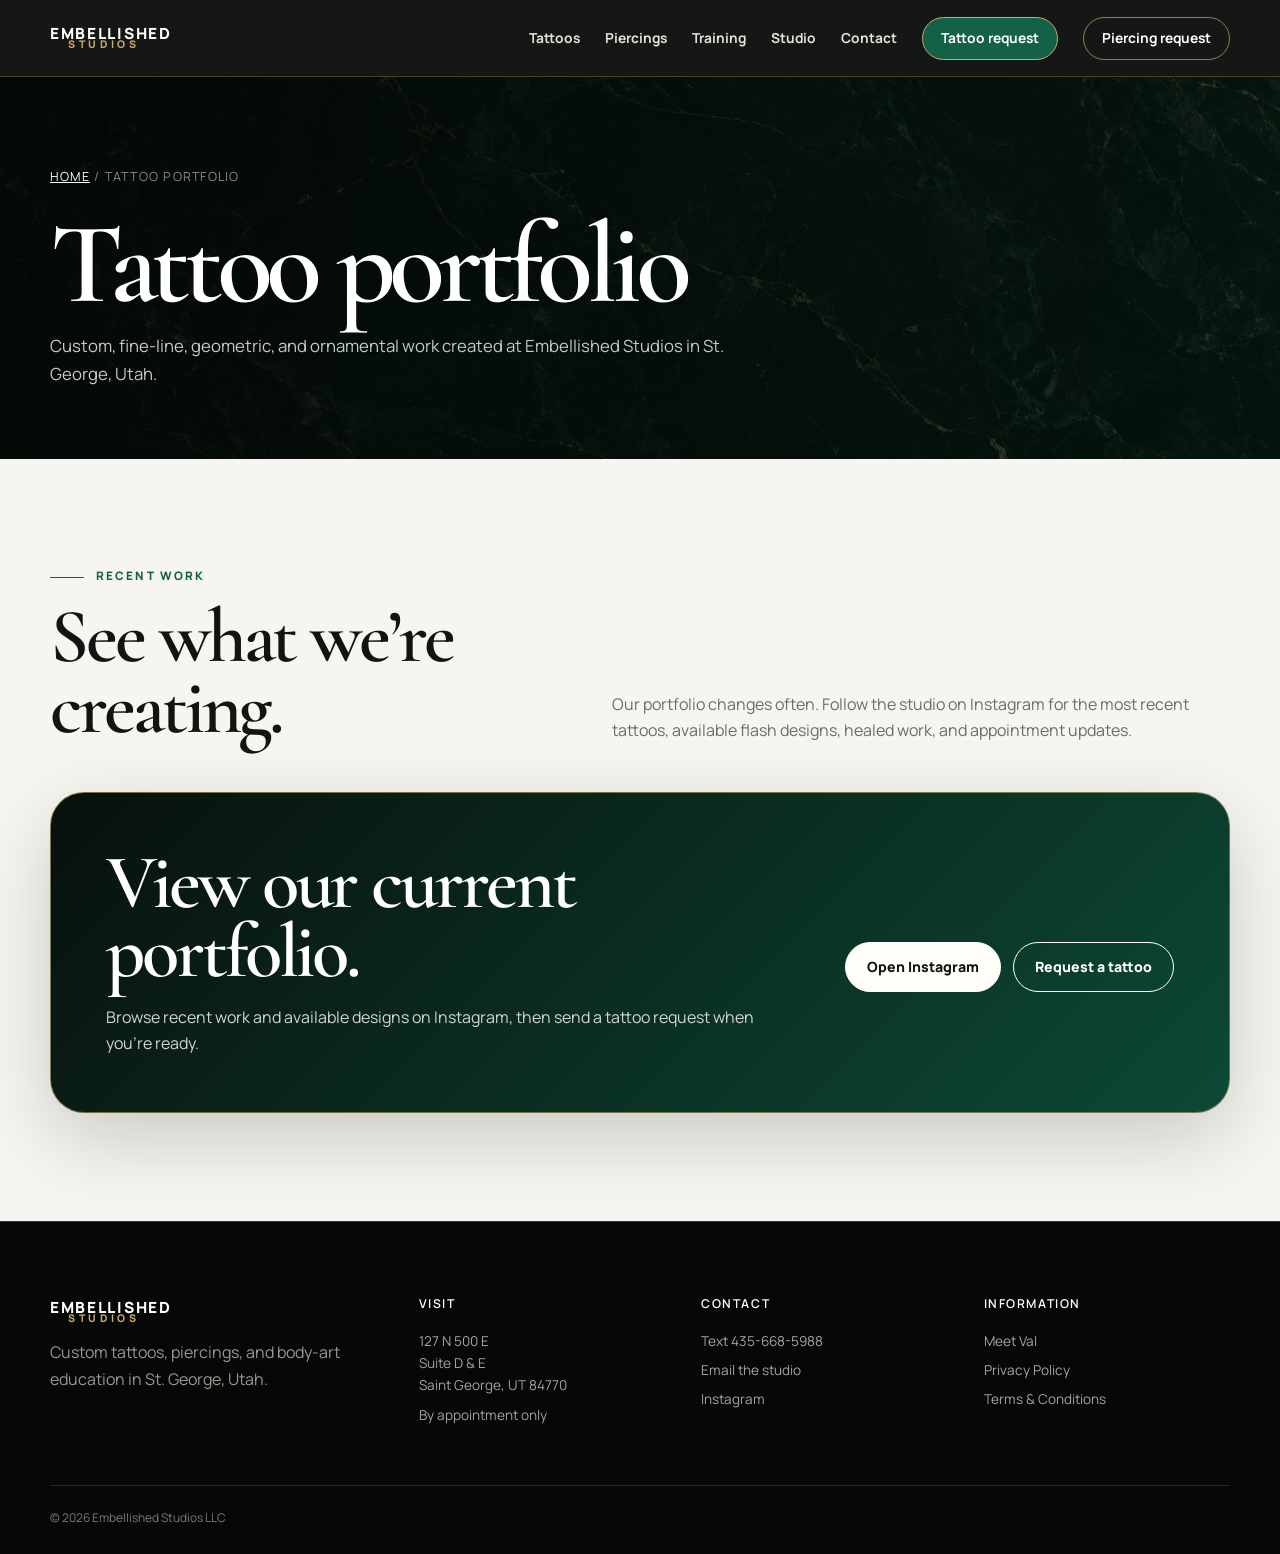
<file: tattoo-portfolio/index.html>
<!doctype html>
<html lang="en">
<head>
  <meta charset="utf-8">
  <meta name="viewport" content="width=device-width,initial-scale=1">
  <title>Tattoo Portfolio | Embellished Studios</title>
  <meta name="description" content="Explore recent custom, fine-line, geometric, and ornamental tattoo work from Embellished Studios in St. George, Utah.">
  <link rel="preconnect" href="https://fonts.googleapis.com"><link rel="preconnect" href="https://fonts.gstatic.com" crossorigin>
  <link href="https://fonts.googleapis.com/css2?family=Cormorant+Garamond:wght@500;600&family=Manrope:wght@400;600;700;800&display=swap" rel="stylesheet">
  <link rel="icon" href="../assets/favicon.svg" type="image/svg+xml"><link rel="stylesheet" href="../assets/styles.css">
  <link rel="canonical" href="https://www.embellishedstudios.com/tattoo-portfolio/">
<meta property="og:title" content="Tattoo Portfolio | Embellished Studios"><meta property="og:type" content="website"><meta property="og:site_name" content="Embellished Studios"><meta property="og:description" content="Explore recent custom, fine-line, geometric, and ornamental tattoo work from Embellished Studios in St. George, Utah."><meta property="og:url" content="https://www.embellishedstudios.com/tattoo-portfolio/">
</head>
<body>
  <a class="skip-link" href="#content">Skip to content</a>
  <header class="site-header"><div class="shell nav"><a class="wordmark" href="../"><span>EMBELLISHED</span><span>STUDIOS</span></a><button class="menu-toggle" type="button" aria-expanded="false" aria-label="Open menu">☰</button><nav class="nav-links" aria-label="Main navigation"><a href="../tattoos/">Tattoos</a><a href="../piercings/">Piercings</a><a href="../piercing-trainings/">Training</a><a href="../#studio">Studio</a><a href="../contact/">Contact</a><a class="button" href="../tattoo-request-form/">Tattoo request</a><a class="button nav-secondary" href="../piercing-request-form/">Piercing request</a></nav></div></header>
  <main id="content">
    <section class="page-hero"><div class="shell"><div class="breadcrumbs"><a href="../">Home</a> / Tattoo portfolio</div><h1>Tattoo portfolio</h1><p>Custom, fine-line, geometric, and ornamental work created at Embellished Studios in St. George, Utah.</p></div></section>
    <section class="section"><div class="shell"><div class="section-head"><div><div class="kicker">Recent work</div><h2>See what we’re creating.</h2></div><p>Our portfolio changes often. Follow the studio on Instagram for the most recent tattoos, available flash designs, healed work, and appointment updates.</p></div><div class="cta-panel" style="margin-bottom:0"><div><h2>View our current portfolio.</h2><p>Browse recent work and available designs on Instagram, then send a tattoo request when you’re ready.</p></div><div class="hero-actions"><a class="button light" href="https://www.instagram.com/embellished.studios/" target="_blank" rel="noreferrer">Open Instagram</a><a class="button ghost" style="border-color:white;color:white" href="../tattoo-request-form/">Request a tattoo</a></div></div></div></section>
  </main>
  <footer class="site-footer"><div class="shell"><div class="footer-grid"><div class="footer-brand"><a class="wordmark" href="../"><span>EMBELLISHED</span><span>STUDIOS</span></a><p>Custom tattoos, piercings, and body-art education in St. George, Utah.</p></div><div class="footer-column"><h3>Visit</h3><span>127 N 500 E<br>Suite D & E<br>Saint George, UT 84770</span><span>By appointment only</span></div><div class="footer-column"><h3>Contact</h3><a href="sms:+14356685988">Text 435-668-5988</a><a href="mailto:embellished.studios.stg@gmail.com">Email the studio</a><a href="https://www.instagram.com/embellished.studios/">Instagram</a></div><div class="footer-column"><h3>Information</h3><a href="../meet-val/">Meet Val</a><a href="../privacy-policy/">Privacy Policy</a><a href="../terms/">Terms & Conditions</a></div></div><div class="footer-bottom"><span>© <span data-year></span> Embellished Studios LLC</span></div></div></footer>
  <script>
const menuButton = document.querySelector('.menu-toggle');
const navLinks = document.querySelector('.nav-links');

if (menuButton && navLinks) {
  menuButton.addEventListener('click', () => {
    const open = navLinks.classList.toggle('open');
    document.body.classList.toggle('menu-open', open);
    menuButton.setAttribute('aria-expanded', String(open));
  });
}


document.querySelectorAll('[data-year]').forEach((node) => {
  node.textContent = new Date().getFullYear();
});

</script>
</body>
</html>
</file>
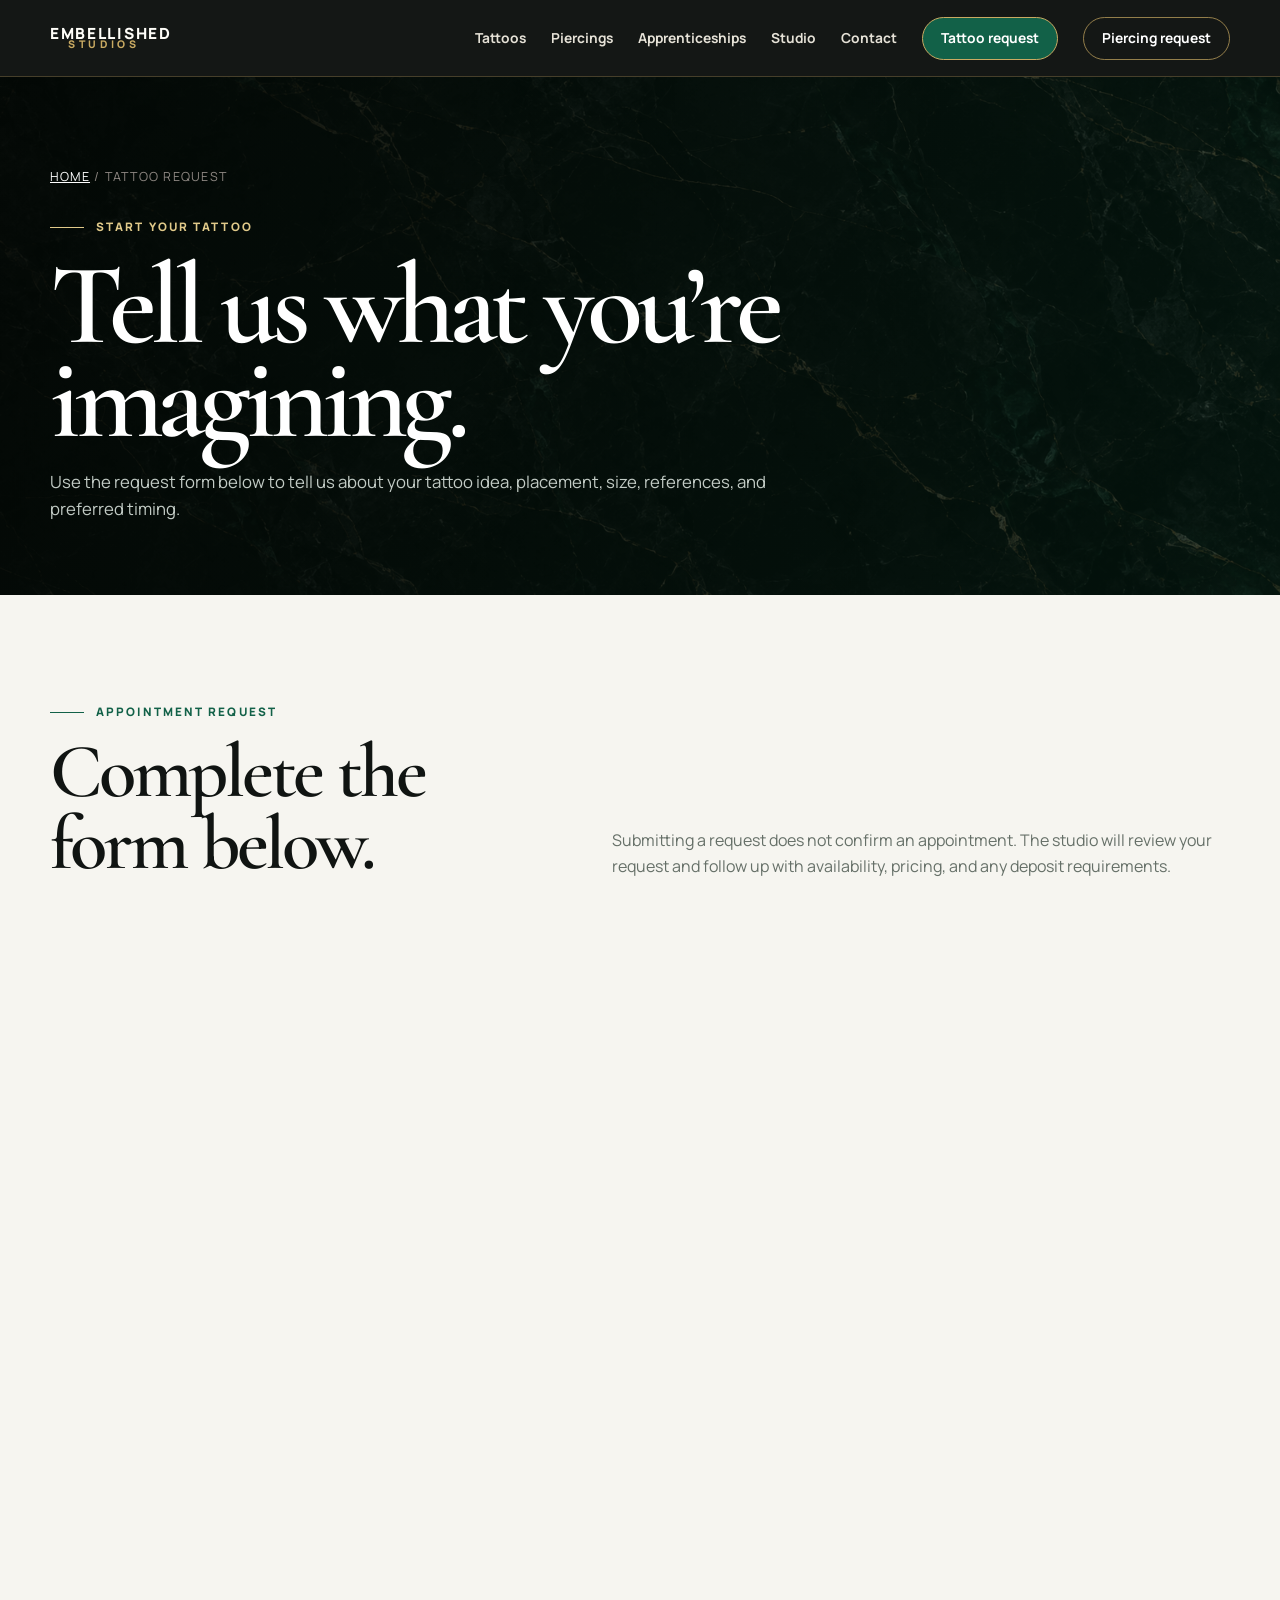
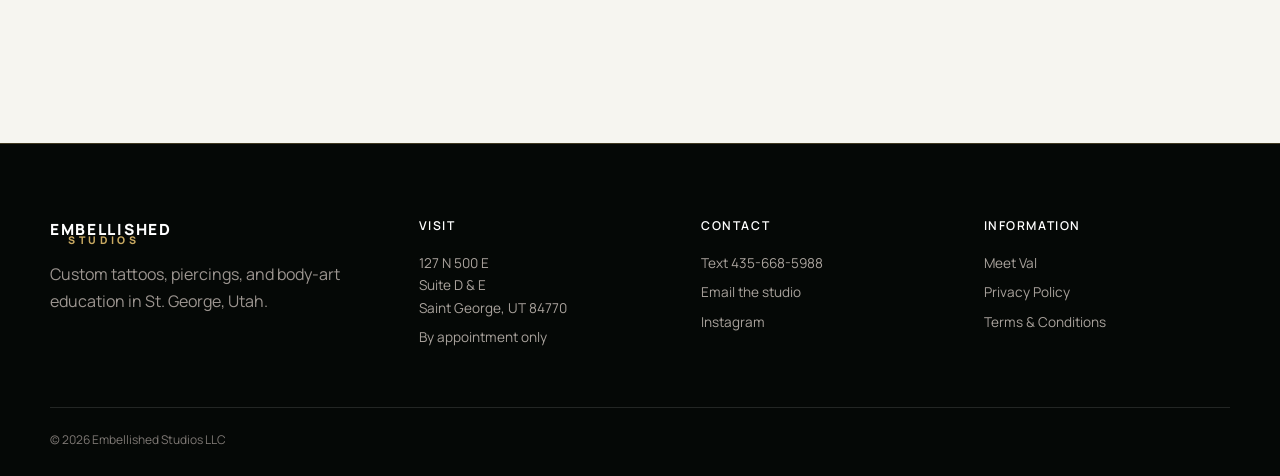
<file: tattoo-request-form/index.html>
<!doctype html><html lang="en"><head><meta charset="utf-8"><meta name="viewport" content="width=device-width,initial-scale=1"><title>Tattoo Request | Embellished Studios</title><meta name="description" content="Submit a tattoo appointment request with Embellished Studios in St. George, Utah."><link rel="preconnect" href="https://fonts.googleapis.com"><link rel="preconnect" href="https://fonts.gstatic.com" crossorigin><link href="https://fonts.googleapis.com/css2?family=Cormorant+Garamond:wght@500;600&family=Manrope:wght@400;600;700;800&display=swap" rel="stylesheet"><link rel="icon" href="../assets/favicon.svg" type="image/svg+xml"><link rel="stylesheet" href="../assets/styles.css"><link rel="canonical" href="https://www.embellishedstudios.com/tattoo-request-form/"><meta property="og:title" content="Tattoo Request | Embellished Studios"><meta property="og:type" content="website"><meta property="og:site_name" content="Embellished Studios"><meta property="og:description" content="Submit a tattoo appointment request with Embellished Studios in St. George, Utah."><meta property="og:url" content="https://www.embellishedstudios.com/tattoo-request-form/">
</head><body><a class="skip-link" href="#content">Skip to content</a><header class="site-header"><div class="shell nav"><a class="wordmark" href="../"><span>EMBELLISHED</span><span>STUDIOS</span></a><button class="menu-toggle" type="button" aria-expanded="false" aria-label="Open menu">☰</button><nav class="nav-links"><a href="../tattoos/">Tattoos</a><a href="../piercings/">Piercings</a><a href="../apprenticeships/">Apprenticeships</a><a href="../#studio">Studio</a><a href="../contact/">Contact</a><a class="button" href="../tattoo-request-form/">Tattoo request</a><a class="button nav-secondary" href="../piercing-request-form/">Piercing request</a></nav></div></header><main id="content"><section class="page-hero"><div class="shell"><div class="breadcrumbs"><a href="../">Home</a> / Tattoo Request</div><div class="kicker">Start your tattoo</div><h1>Tell us what you’re imagining.</h1><p>Use the request form below to tell us about your tattoo idea, placement, size, references, and preferred timing.</p></div></section><section class="section"><div class="shell"><div class="section-head"><div><div class="kicker">Appointment request</div><h2>Complete the form below.</h2></div><p>Submitting a request does not confirm an appointment. The studio will review your request and follow up with availability, pricing, and any deposit requirements.</p></div><div class="jotform-wrap"><iframe id="JotFormIFrame-241578438382163" title="Embellished Studios Tattoo Request" onload="window.parent.scrollTo(0,0)" allowtransparency="true" allow="geolocation; microphone; camera; fullscreen" src="https://form.jotform.com/241578438382163" frameborder="0" style="min-width:100%;max-width:100%;height:700px;border:none;" scrolling="no"></iframe></div></div></section></main><footer class="site-footer"><div class="shell"><div class="footer-grid"><div class="footer-brand"><a class="wordmark" href="../"><span>EMBELLISHED</span><span>STUDIOS</span></a><p>Custom tattoos, piercings, and body-art education in St. George, Utah.</p></div><div class="footer-column"><h3>Visit</h3><span>127 N 500 E<br>Suite D & E<br>Saint George, UT 84770</span><span>By appointment only</span></div><div class="footer-column"><h3>Contact</h3><a href="sms:+14356685988">Text 435-668-5988</a><a href="mailto:embellished.studios.stg@gmail.com">Email the studio</a><a href="https://www.instagram.com/embellished.studios/">Instagram</a></div><div class="footer-column"><h3>Information</h3><a href="../meet-val/">Meet Val</a><a href="../privacy-policy/">Privacy Policy</a><a href="../terms/">Terms & Conditions</a></div></div><div class="footer-bottom"><span>© <span data-year></span> Embellished Studios LLC</span></div></div></footer><script src="https://cdn.jotfor.ms/s/umd/latest/for-form-embed-handler.js"></script><script>window.jotformEmbedHandler("iframe[id='JotFormIFrame-241578438382163']", "https://form.jotform.com/");</script><script>const menuButton=document.querySelector('.menu-toggle');const navLinks=document.querySelector('.nav-links');if(menuButton&&navLinks){menuButton.addEventListener('click',()=>{const open=navLinks.classList.toggle('open');document.body.classList.toggle('menu-open',open);menuButton.setAttribute('aria-expanded',String(open));});}document.querySelectorAll('[data-year]').forEach(node=>{node.textContent=new Date().getFullYear();});</script></body></html>
</file>
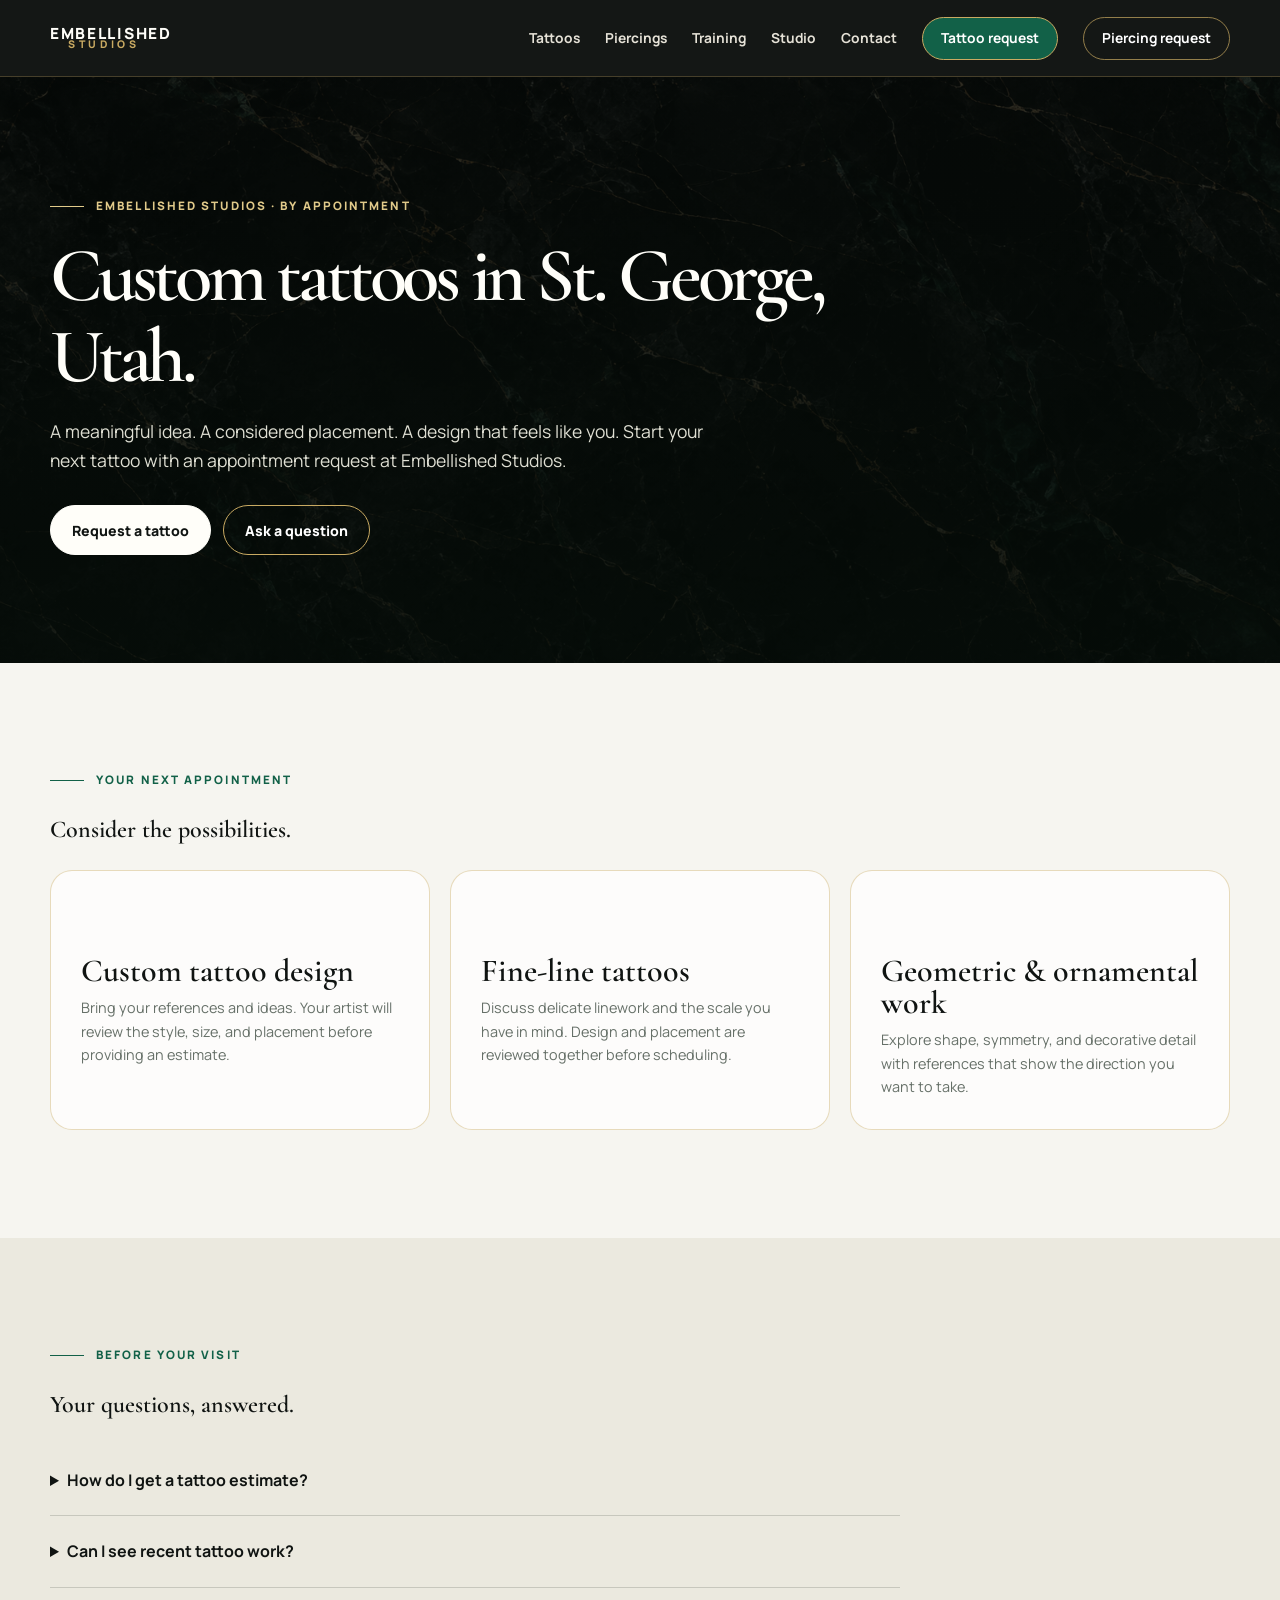
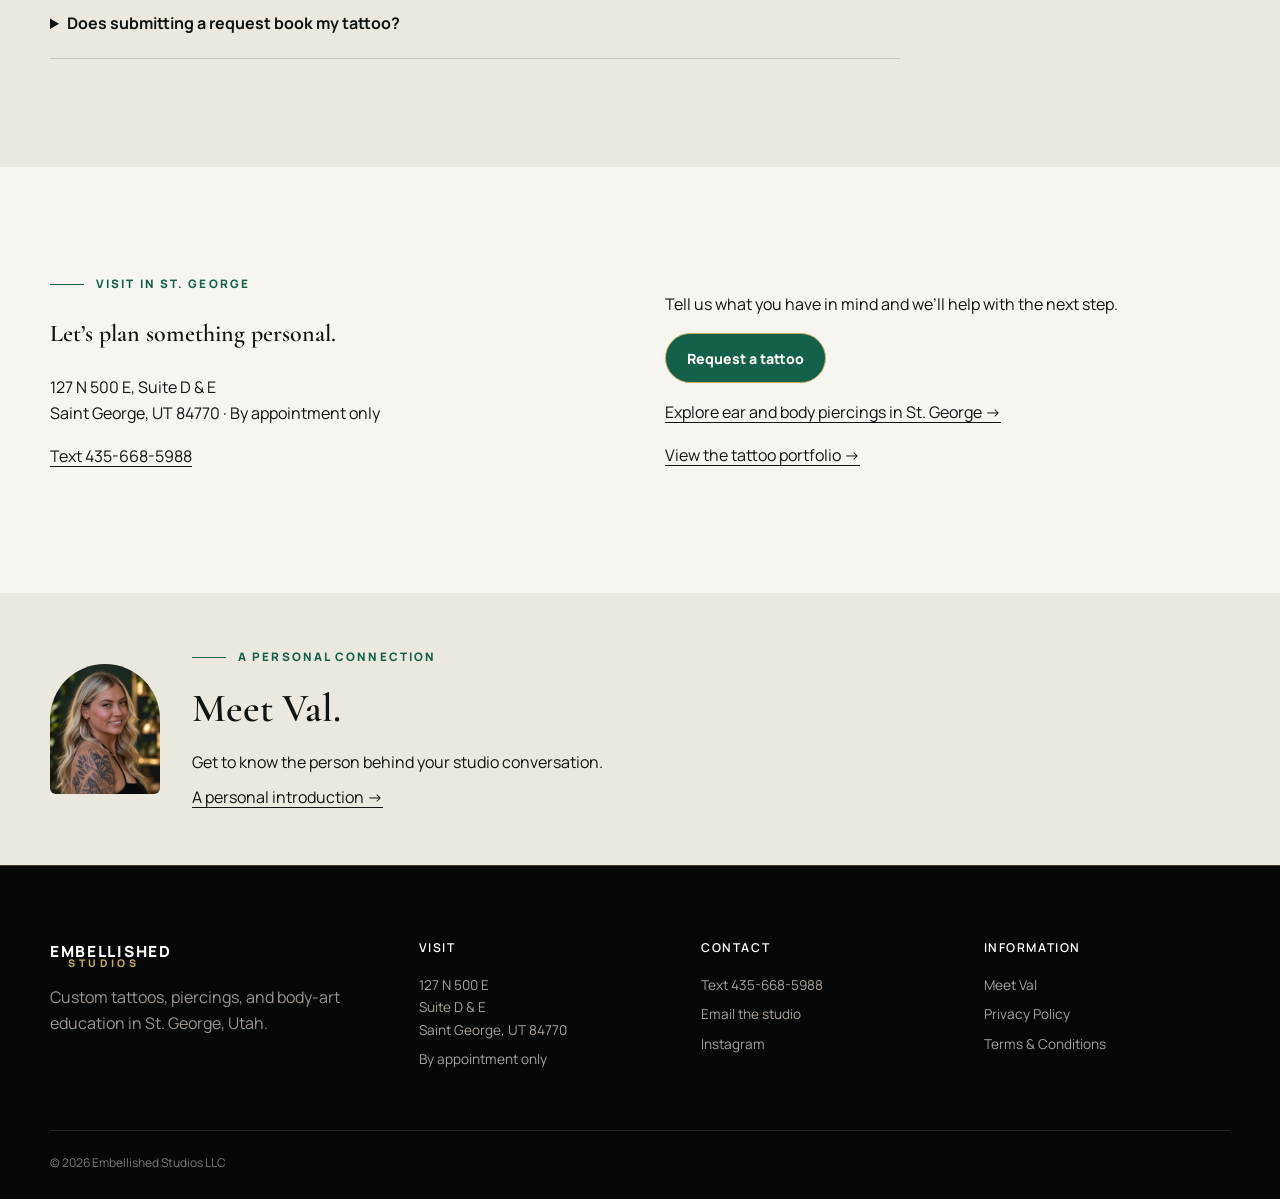
<file: tattoos/index.html>
<!doctype html><html lang="en"><head><meta charset="utf-8"><meta name="viewport" content="width=device-width,initial-scale=1"><title>Custom & Fine-Line Tattoos in St. George, UT | Embellished Studios</title><meta name="description" content="Plan your custom, fine-line, geometric, or ornamental tattoo in St. George, Utah. Explore the process and request an appointment at Embellished Studios."><link rel="canonical" href="https://www.embellishedstudios.com/tattoos/"><link rel="stylesheet" href="../assets/styles.css"><link rel="icon" href="../assets/favicon.svg"><link rel="preconnect" href="https://fonts.googleapis.com"><link href="https://fonts.googleapis.com/css2?family=Cormorant+Garamond:wght@500;600&family=Manrope:wght@400;600;700;800&display=swap" rel="stylesheet"><script type="application/ld+json">{"@context": "https://schema.org", "@type": "Service", "name": "Custom tattoo services", "serviceType": "Custom tattoo services", "areaServed": {"@type": "City", "name": "St. George, Utah"}, "provider": {"@id": "https://www.embellishedstudios.com/#studio"}, "url": "https://www.embellishedstudios.com/tattoos/"}</script><script type="application/ld+json">{"@context": "https://schema.org", "@type": "TattooParlor", "@id": "https://www.embellishedstudios.com/#studio", "name": "Embellished Studios", "url": "https://www.embellishedstudios.com/", "telephone": "+14356685988", "email": "embellished.studios.stg@gmail.com", "address": {"@type": "PostalAddress", "streetAddress": "127 N 500 E, Suite D & E", "addressLocality": "St. George", "addressRegion": "UT", "postalCode": "84770", "addressCountry": "US"}, "sameAs": ["https://www.instagram.com/embellished.studios/"]}</script><meta property="og:title" content="Custom & Fine-Line Tattoos in St. George, UT | Embellished Studios"><meta property="og:type" content="website"><meta property="og:site_name" content="Embellished Studios"><meta property="og:description" content="Plan your custom, fine-line, geometric, or ornamental tattoo in St. George, Utah. Explore the process and request an appointment at Embellished Studios."><meta property="og:url" content="https://www.embellishedstudios.com/tattoos/">
</head><body>  <a class="skip-link" href="#content">Skip to content</a>
  <header class="site-header"><div class="shell nav">
    <a class="wordmark" href="../"><span>EMBELLISHED</span><span>STUDIOS</span></a>
    <button class="menu-toggle" type="button" aria-expanded="false" aria-label="Open menu">☰</button>
    <nav class="nav-links" aria-label="Main navigation"><a href="../tattoos/">Tattoos</a><a href="../piercings/">Piercings</a><a href="../piercing-trainings/">Training</a><a href="../#studio">Studio</a><a href="../contact/">Contact</a><a class="button" href="../tattoo-request-form/">Tattoo request</a><a class="button nav-secondary" href="../piercing-request-form/">Piercing request</a></nav>
  </div></header>

<main id="content"><section class="section dark"><div class="shell"><p class="kicker">Embellished Studios · By appointment</p><h1 class="service-title">Custom tattoos in St. George, Utah.</h1><p class="service-intro">A meaningful idea. A considered placement. A design that feels like you. Start your next tattoo with an appointment request at Embellished Studios.</p><div class="hero-actions"><a class="button light" href="../tattoo-request-form/">Request a tattoo</a><a class="button ghost" style="color:white;border-color:#c9aa62" href="../contact/">Ask a question</a></div></div></section><section class="section"><div class="shell"><div class="kicker">Your next appointment</div><h2>Consider the possibilities.</h2><div class="process-grid"><article class="process-card"><h3>Custom tattoo design</h3><p>Bring your references and ideas. Your artist will review the style, size, and placement before providing an estimate.</p></article><article class="process-card"><h3>Fine-line tattoos</h3><p>Discuss delicate linework and the scale you have in mind. Design and placement are reviewed together before scheduling.</p></article><article class="process-card"><h3>Geometric & ornamental work</h3><p>Explore shape, symmetry, and decorative detail with references that show the direction you want to take.</p></article></div></div></section><section class="section service-faq-section"><div class="shell"><div class="kicker">Before your visit</div><h2>Your questions, answered.</h2><details class="service-faq"><summary>How do I get a tattoo estimate?</summary><p>Use the tattoo request form to share your idea, approximate size, placement, and reference images. The artist reviews those details before providing a price and appointment duration.</p></details><details class="service-faq"><summary>Can I see recent tattoo work?</summary><p>Our portfolio page links to current studio work on Instagram. Review examples before sending your request and include references for the style you want.</p></details><details class="service-faq"><summary>Does submitting a request book my tattoo?</summary><p>No. The studio reviews your request first. Availability, the estimate, and any required deposit are arranged before your appointment is confirmed.</p></details></div></section><section class="section"><div class="shell service-visit"><div><div class="kicker">Visit in St. George</div><h2>Let’s plan something personal.</h2><p>127 N 500 E, Suite D &amp; E<br>Saint George, UT 84770 · By appointment only</p><p><a href="sms:+14356685988">Text 435-668-5988</a></p></div><div><p>Tell us what you have in mind and we’ll help with the next step.</p><a class="button red" href="../tattoo-request-form/">Request a tattoo</a><p><a href="../piercings/">Explore ear and body piercings in St. George →</a></p><p><a href="../tattoo-portfolio/">View the tattoo portfolio →</a></p></div></div></section><section class="section artist-service"><div class="shell artist-service-inner"><img src="../assets/val/val-studio-ai-v4-600.webp" width="600" height="750" loading="lazy" decoding="async" alt="AI-assisted portrait of Val"><div><div class="kicker">A personal connection</div><h2>Meet Val.</h2><p>Get to know the person behind your studio conversation.</p><a href="../meet-val/">A personal introduction →</a></div></div></section></main>  <footer class="site-footer"><div class="shell"><div class="footer-grid">
    <div class="footer-brand"><a class="wordmark" href="../"><span>EMBELLISHED</span><span>STUDIOS</span></a><p>Custom tattoos, piercings, and body-art education in St. George, Utah.</p></div>
    <div class="footer-column"><h3>Visit</h3><span>127 N 500 E<br>Suite D & E<br>Saint George, UT 84770</span><span>By appointment only</span></div>
    <div class="footer-column"><h3>Contact</h3><a href="sms:+14356685988">Text 435-668-5988</a><a href="mailto:embellished.studios.stg@gmail.com">Email the studio</a><a href="https://www.instagram.com/embellished.studios/">Instagram</a></div>
    <div class="footer-column"><h3>Information</h3><a href="../meet-val/">Meet Val</a><a href="../privacy-policy/">Privacy Policy</a><a href="../terms/">Terms & Conditions</a></div>
  </div><div class="footer-bottom"><span>© <span data-year></span> Embellished Studios LLC</span></div></div></footer>
  <script>
const menuButton = document.querySelector('.menu-toggle');
const navLinks = document.querySelector('.nav-links');

if (menuButton && navLinks) {
  menuButton.addEventListener('click', () => {
    const open = navLinks.classList.toggle('open');
    document.body.classList.toggle('menu-open', open);
    menuButton.setAttribute('aria-expanded', String(open));
  });
}


document.querySelectorAll('[data-year]').forEach((node) => {
  node.textContent = new Date().getFullYear();
});

</script>
</body>
</html>
</file>
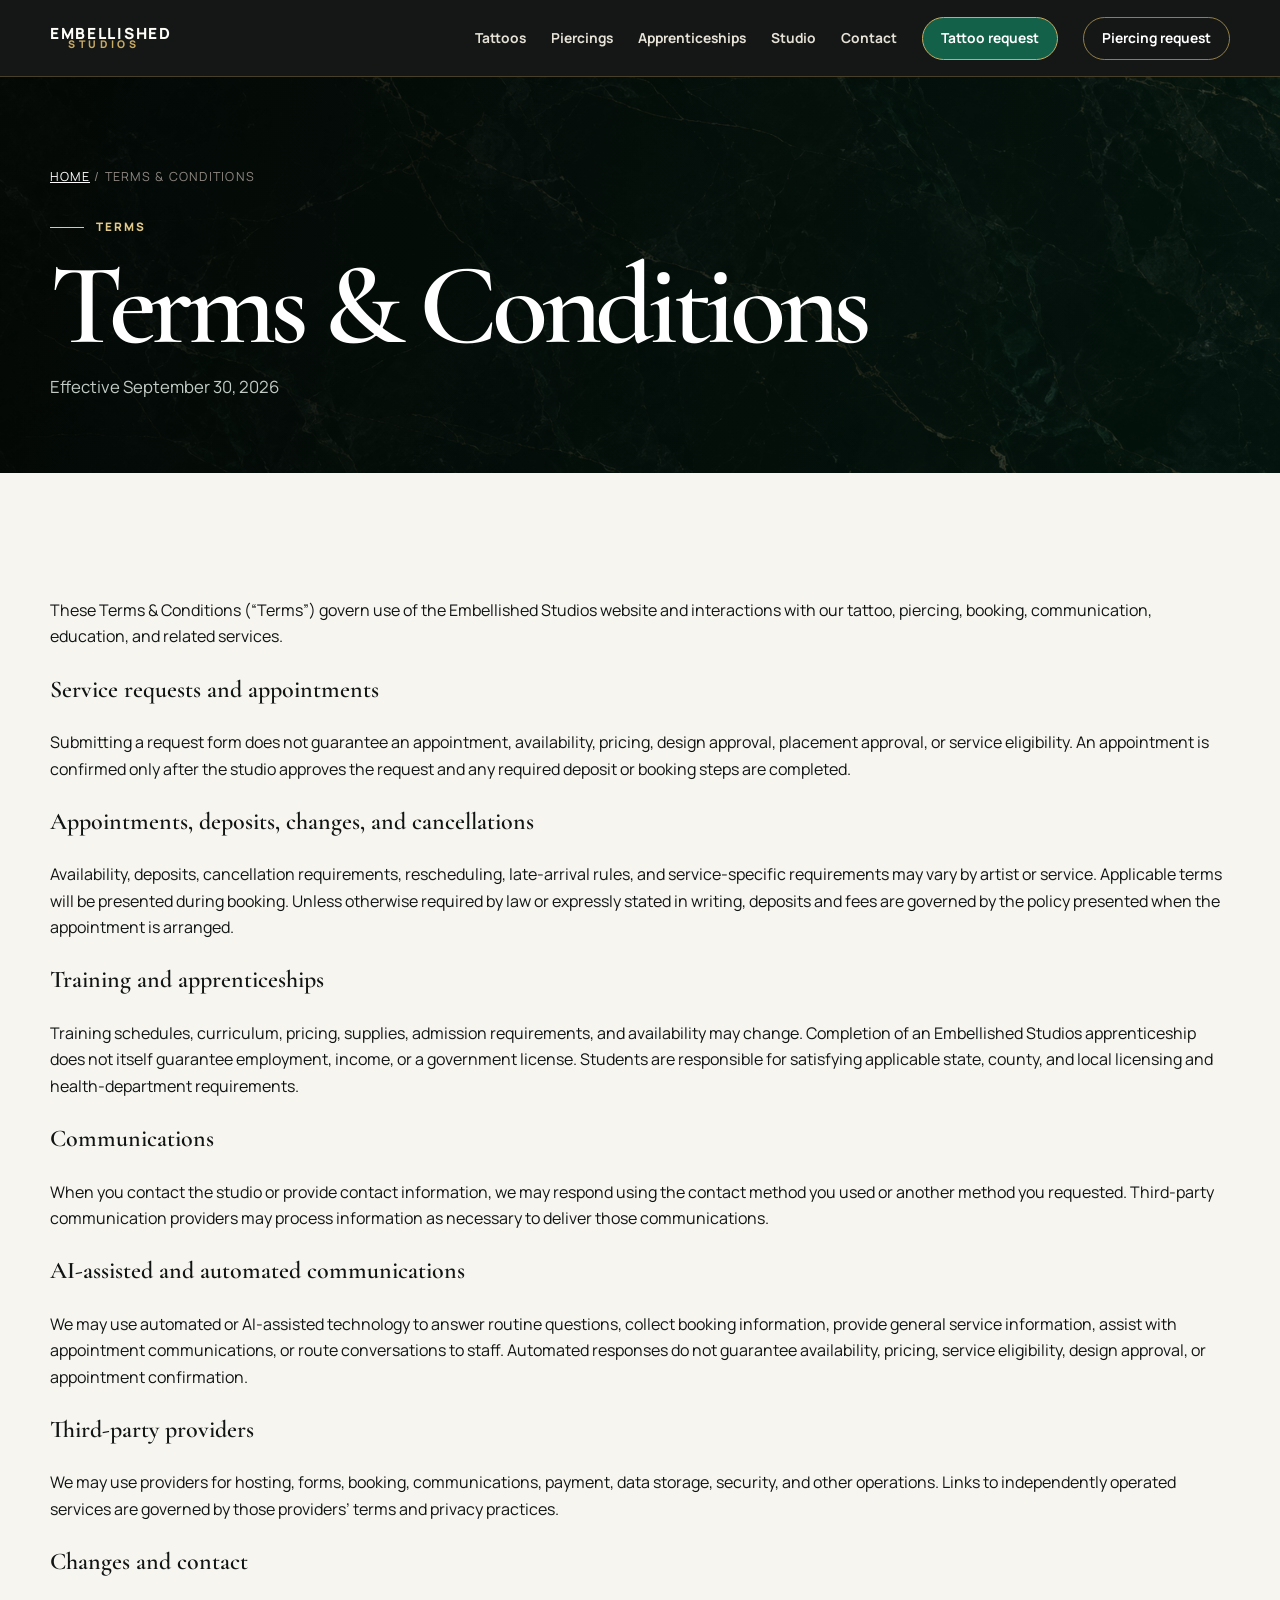
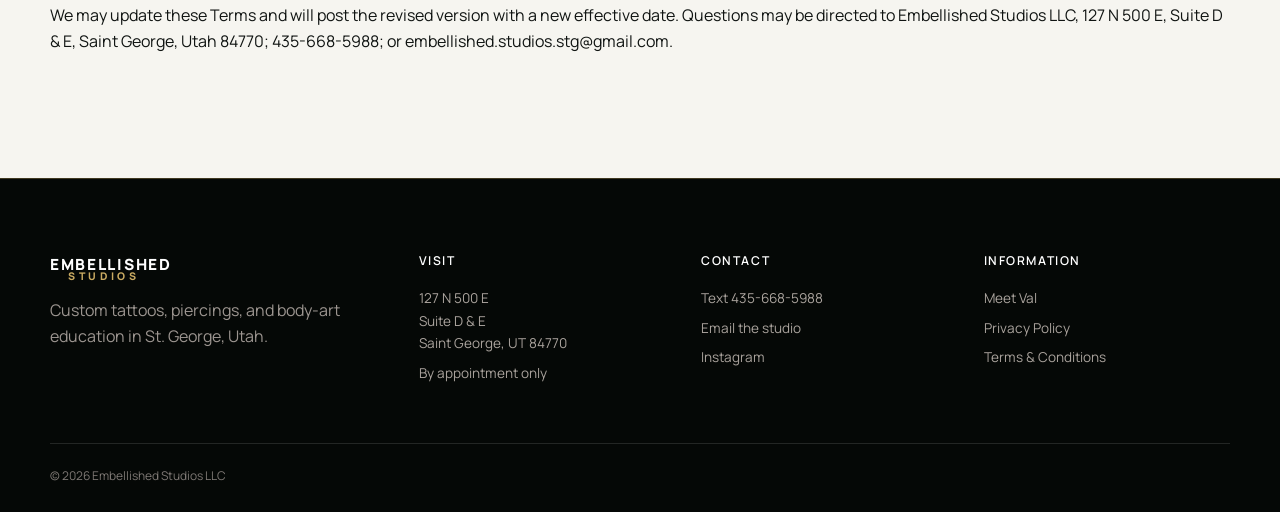
<file: terms/index.html>
<!doctype html><html lang="en"><head><meta charset="utf-8"><meta name="viewport" content="width=device-width,initial-scale=1"><title>Terms & Conditions | Embellished Studios</title><meta name="description" content="Website, service, booking, and training terms for Embellished Studios."><link rel="preconnect" href="https://fonts.googleapis.com"><link rel="preconnect" href="https://fonts.gstatic.com" crossorigin><link href="https://fonts.googleapis.com/css2?family=Cormorant+Garamond:wght@500;600&family=Manrope:wght@400;600;700;800&display=swap" rel="stylesheet"><link rel="icon" href="../assets/favicon.svg" type="image/svg+xml"><link rel="stylesheet" href="../assets/styles.css"><link rel="canonical" href="https://www.embellishedstudios.com/terms/"><meta property="og:title" content="Terms & Conditions | Embellished Studios"><meta property="og:type" content="website"><meta property="og:site_name" content="Embellished Studios"><meta property="og:description" content="Website, service, booking, and training terms for Embellished Studios."><meta property="og:url" content="https://www.embellishedstudios.com/terms/">
</head><body><a class="skip-link" href="#content">Skip to content</a><header class="site-header"><div class="shell nav"><a class="wordmark" href="../"><span>EMBELLISHED</span><span>STUDIOS</span></a><button class="menu-toggle" type="button" aria-expanded="false" aria-label="Open menu">☰</button><nav class="nav-links"><a href="../tattoos/">Tattoos</a><a href="../piercings/">Piercings</a><a href="../apprenticeships/">Apprenticeships</a><a href="../#studio">Studio</a><a href="../contact/">Contact</a><a class="button" href="../tattoo-request-form/">Tattoo request</a><a class="button nav-secondary" href="../piercing-request-form/">Piercing request</a></nav></div></header><main id="content"><section class="page-hero"><div class="shell"><div class="breadcrumbs"><a href="../">Home</a> / Terms & Conditions</div><div class="kicker">Terms</div><h1>Terms & Conditions</h1><p>Effective September 30, 2026</p></div></section><section class="section"><div class="shell legal-copy"><p>These Terms & Conditions (“Terms”) govern use of the Embellished Studios website and interactions with our tattoo, piercing, booking, communication, education, and related services.</p><h2>Service requests and appointments</h2><p>Submitting a request form does not guarantee an appointment, availability, pricing, design approval, placement approval, or service eligibility. An appointment is confirmed only after the studio approves the request and any required deposit or booking steps are completed.</p><h2>Appointments, deposits, changes, and cancellations</h2><p>Availability, deposits, cancellation requirements, rescheduling, late-arrival rules, and service-specific requirements may vary by artist or service. Applicable terms will be presented during booking. Unless otherwise required by law or expressly stated in writing, deposits and fees are governed by the policy presented when the appointment is arranged.</p><h2>Training and apprenticeships</h2><p>Training schedules, curriculum, pricing, supplies, admission requirements, and availability may change. Completion of an Embellished Studios apprenticeship does not itself guarantee employment, income, or a government license. Students are responsible for satisfying applicable state, county, and local licensing and health-department requirements.</p><h2>Communications</h2><p>When you contact the studio or provide contact information, we may respond using the contact method you used or another method you requested. Third-party communication providers may process information as necessary to deliver those communications.</p><h2>AI-assisted and automated communications</h2><p>We may use automated or AI-assisted technology to answer routine questions, collect booking information, provide general service information, assist with appointment communications, or route conversations to staff. Automated responses do not guarantee availability, pricing, service eligibility, design approval, or appointment confirmation.</p><h2>Third-party providers</h2><p>We may use providers for hosting, forms, booking, communications, payment, data storage, security, and other operations. Links to independently operated services are governed by those providers’ terms and privacy practices.</p><h2>Changes and contact</h2><p>We may update these Terms and will post the revised version with a new effective date. Questions may be directed to Embellished Studios LLC, 127 N 500 E, Suite D & E, Saint George, Utah 84770; 435-668-5988; or embellished.studios.stg@gmail.com.</p></div></section></main><footer class="site-footer"><div class="shell"><div class="footer-grid"><div class="footer-brand"><a class="wordmark" href="../"><span>EMBELLISHED</span><span>STUDIOS</span></a><p>Custom tattoos, piercings, and body-art education in St. George, Utah.</p></div><div class="footer-column"><h3>Visit</h3><span>127 N 500 E<br>Suite D & E<br>Saint George, UT 84770</span><span>By appointment only</span></div><div class="footer-column"><h3>Contact</h3><a href="sms:+14356685988">Text 435-668-5988</a><a href="mailto:embellished.studios.stg@gmail.com">Email the studio</a><a href="https://www.instagram.com/embellished.studios/">Instagram</a></div><div class="footer-column"><h3>Information</h3><a href="../meet-val/">Meet Val</a><a href="../privacy-policy/">Privacy Policy</a><a href="../terms/">Terms & Conditions</a></div></div><div class="footer-bottom"><span>© <span data-year></span> Embellished Studios LLC</span></div></div></footer><script>const menuButton=document.querySelector('.menu-toggle');const navLinks=document.querySelector('.nav-links');if(menuButton&&navLinks){menuButton.addEventListener('click',()=>{const open=navLinks.classList.toggle('open');document.body.classList.toggle('menu-open',open);menuButton.setAttribute('aria-expanded',String(open));});}document.querySelectorAll('[data-year]').forEach(node=>{node.textContent=new Date().getFullYear();});</script></body></html>
</file>
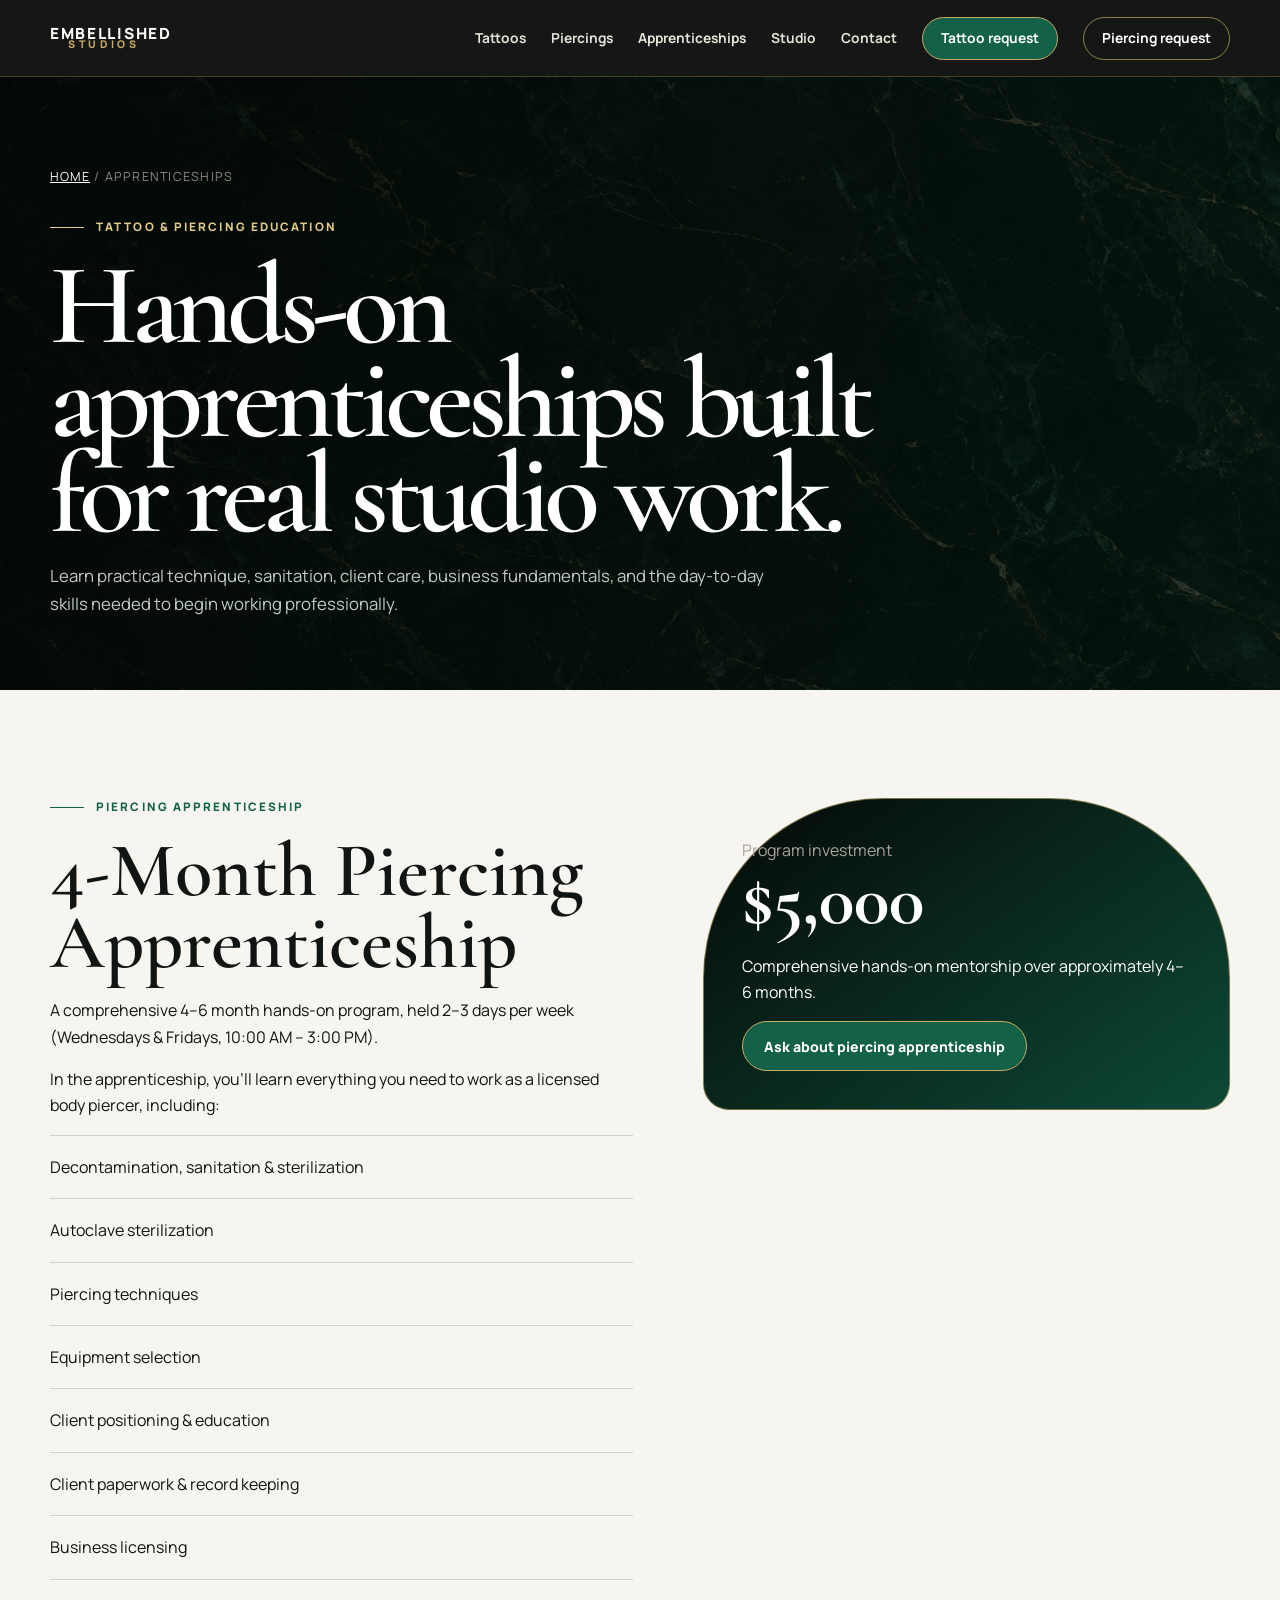
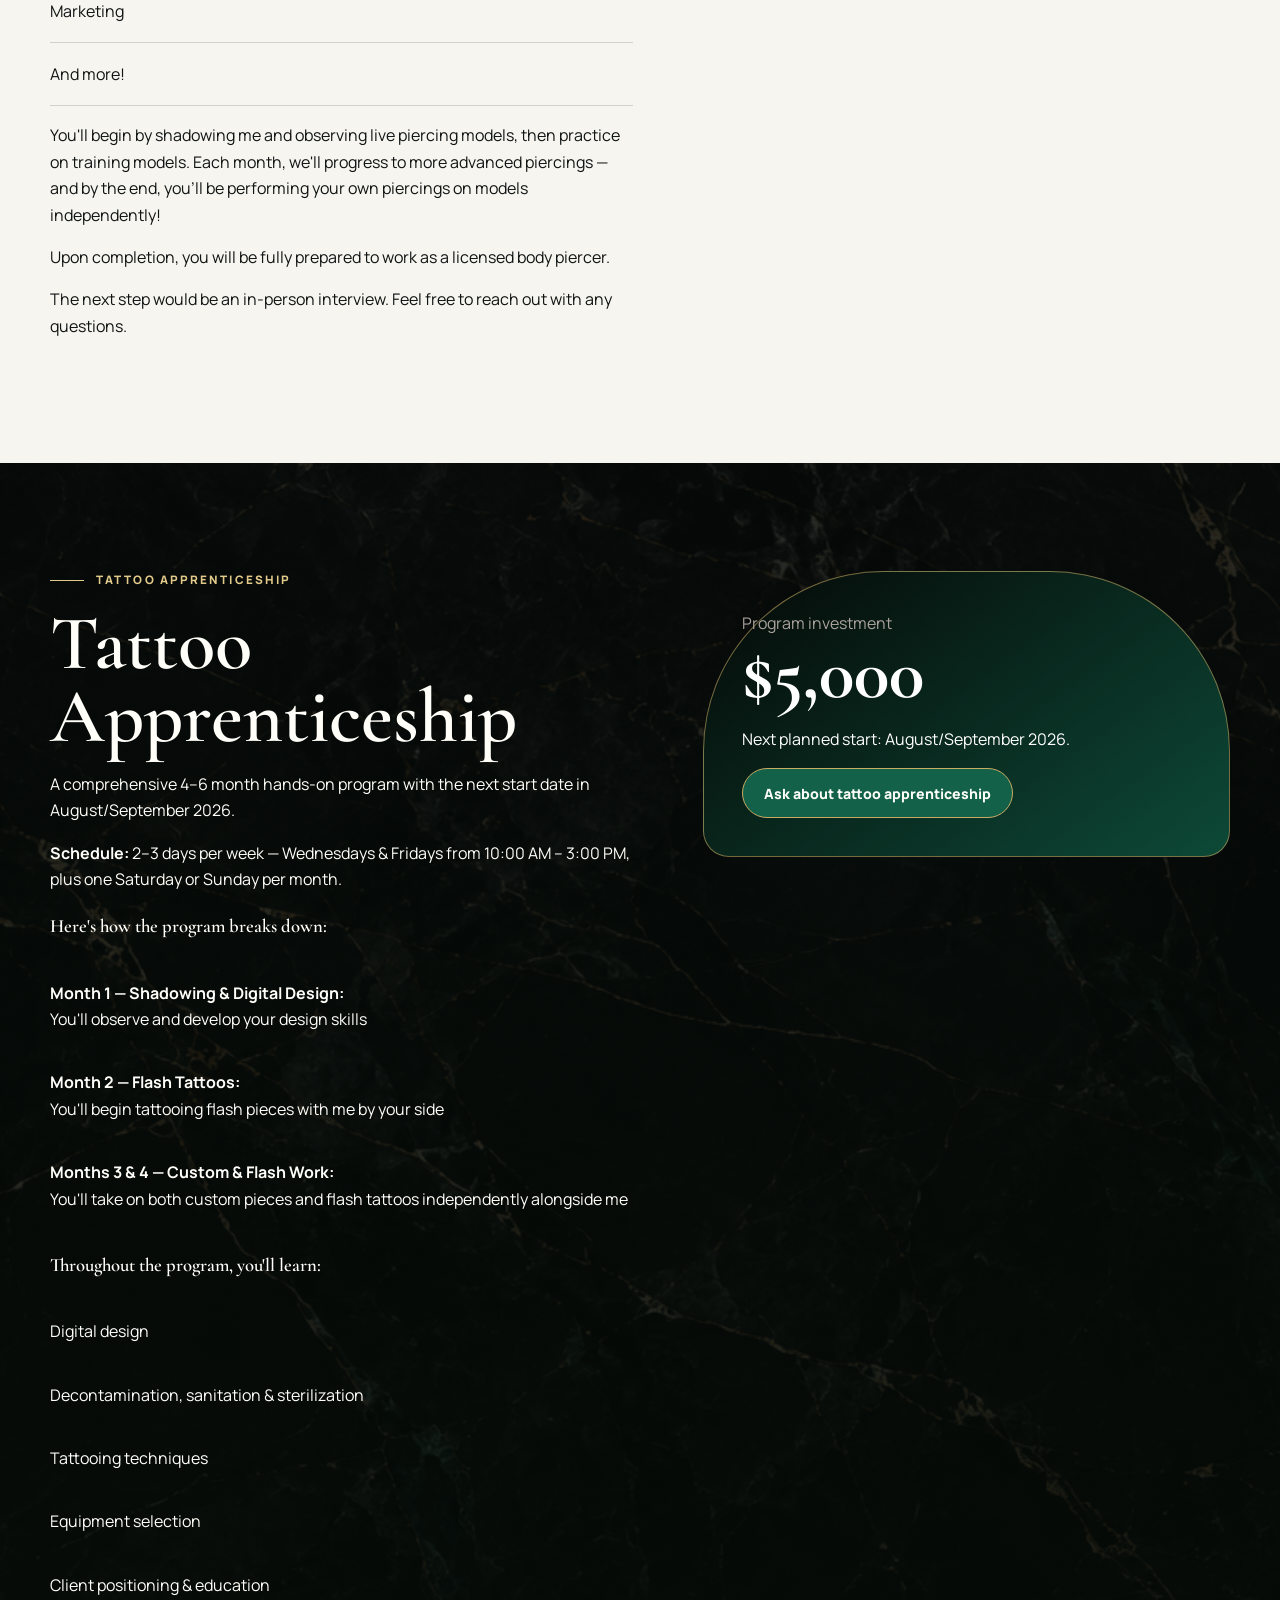
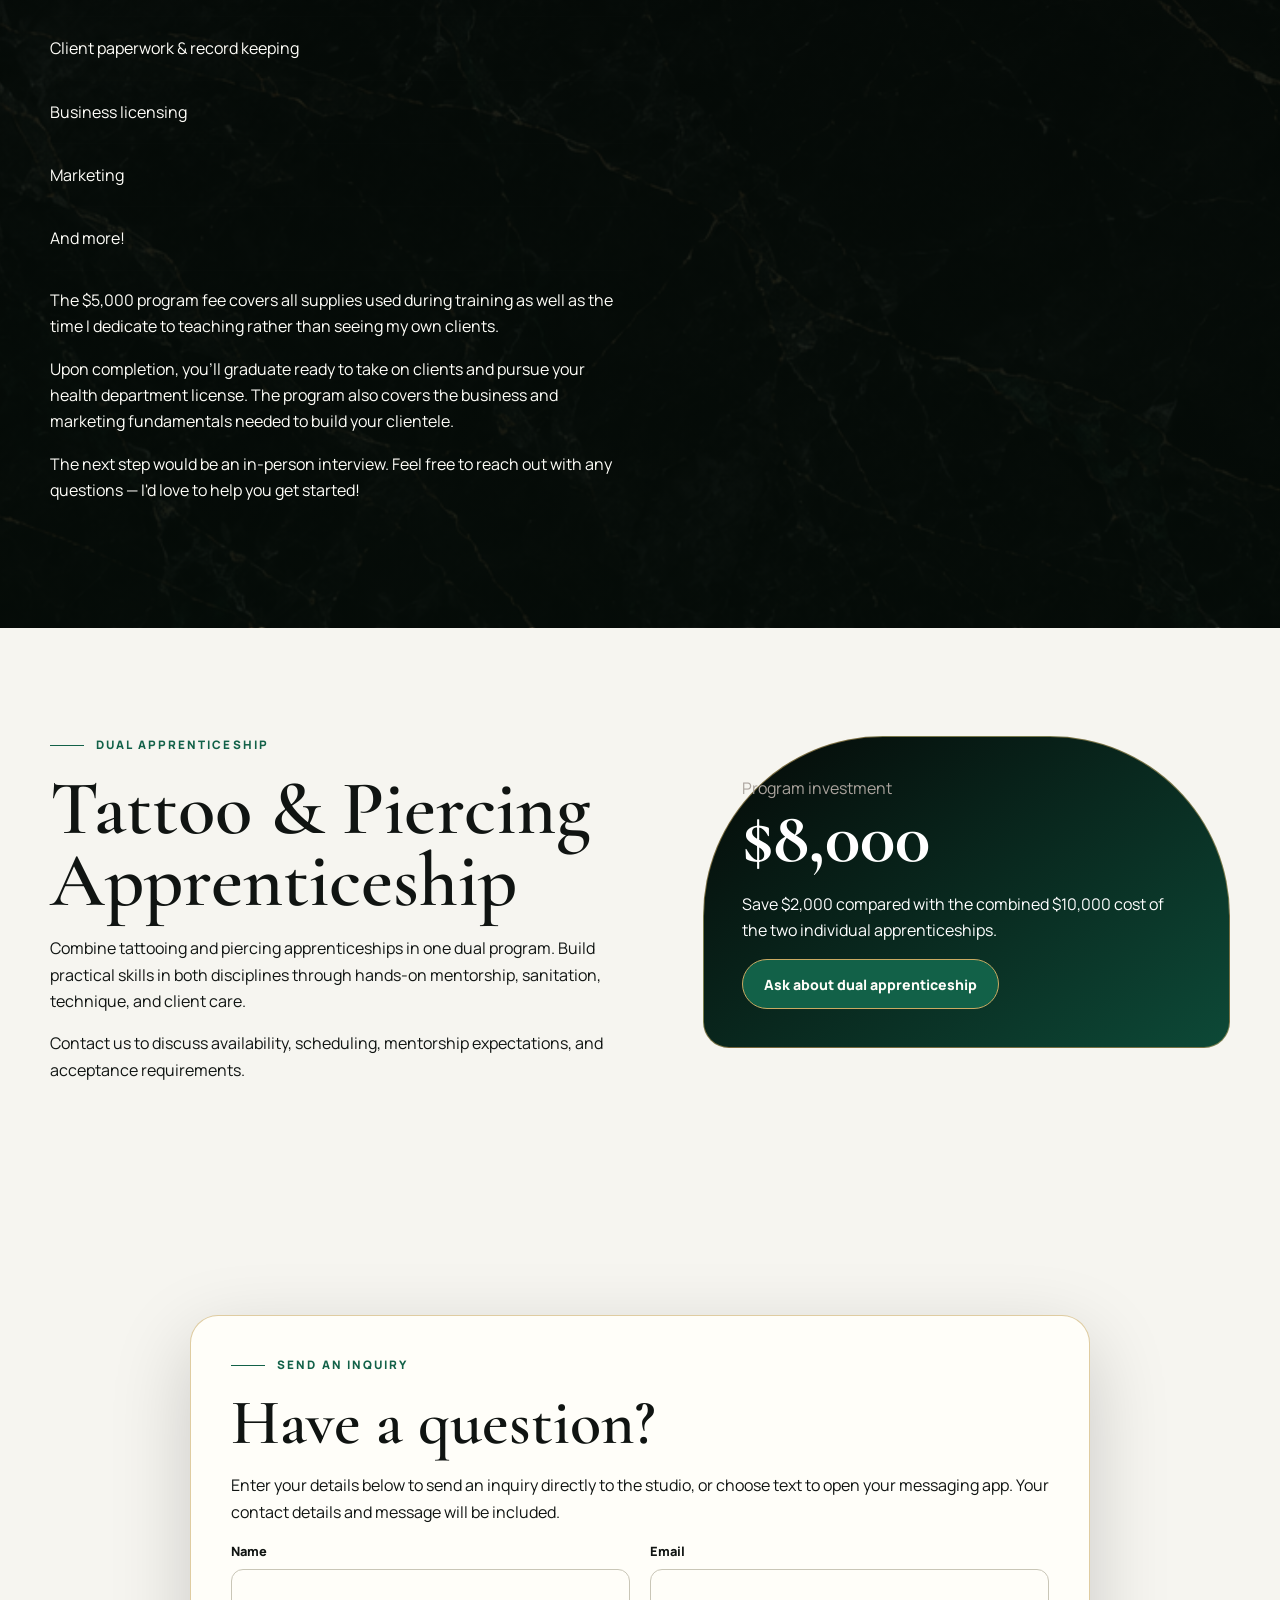
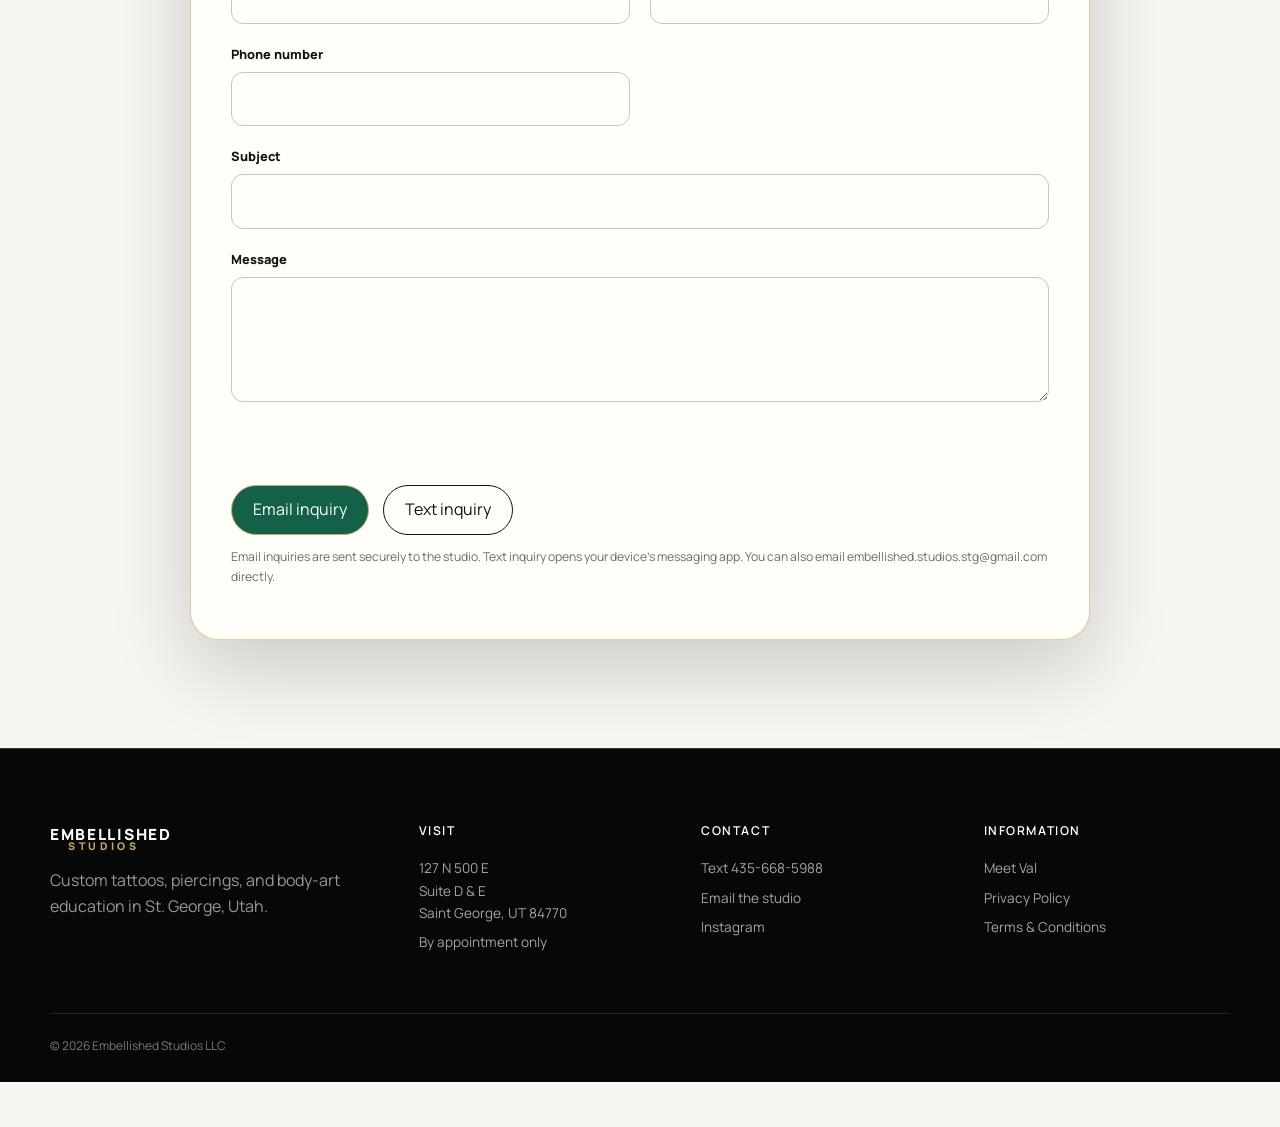
<file: apprenticeships/piercing-course/index.html>
<!doctype html><html><head><meta charset="utf-8"><meta http-equiv="refresh" content="0; url=../"><link rel="canonical" href="https://www.embellishedstudios.com/apprenticeships/"><title>Apprenticeships | Embellished Studios</title><meta property="og:title" content="Apprenticeships | Embellished Studios"><meta property="og:type" content="website"><meta property="og:site_name" content="Embellished Studios"><meta property="og:url" content="https://www.embellishedstudios.com/apprenticeships/">
</head><body><p><a href="../">View tattoo and piercing apprenticeships</a></p></body></html>
</file>
<file: assets/styles.css>
:root {
  --ink: #101412;
  --ink-2: #171d19;
  --paper: #f6f5f0;
  --paper-2: #ebe9df;
  --white: #fffef9;
  --muted: #667068;
  --line: rgba(16,20,18,.16);
  --red: #126148;
  --red-bright: #c9aa62;
  --green: #126148;
  --green-deep: #0a3d2d;
  --gold: #c9aa62;
  --gold-light: #e1ca8a;
  --serif: "Cormorant Garamond", Georgia, serif;
  --sans: "Manrope", Arial, sans-serif;
  --shadow: 0 26px 80px rgba(4,12,8,.18);
}

* { box-sizing: border-box; }
html { scroll-behavior: smooth; }
body { margin: 0; background: var(--paper); color: var(--ink); font-family: var(--sans); font-size: 16px; line-height: 1.65; }
body.menu-open { overflow: hidden; }
img { display: block; max-width: 100%; }
a { color: inherit; }
button, input, textarea, select { font: inherit; }
.shell { width: min(1180px, calc(100% - 40px)); margin-inline: auto; }
.skip-link { position: absolute; left: -9999px; top: 8px; z-index: 100; padding: 10px 14px; background: var(--white); color: var(--ink); }
.skip-link:focus { left: 8px; }

.site-header { position: sticky; top: 0; z-index: 50; border-bottom: 1px solid rgba(201,170,98,.28); background: rgba(8,11,9,.95); color: var(--white); backdrop-filter: blur(16px); }
.nav { min-height: 76px; display: flex; align-items: center; justify-content: space-between; gap: 28px; }
.wordmark { display: inline-flex; flex-direction: column; text-decoration: none; line-height: .88; letter-spacing: .11em; font-weight: 800; font-size: .96rem; }
.wordmark span:last-child { margin-left: 18px; color: var(--gold); font-size: .66rem; letter-spacing: .35em; }
.nav-links { display: flex; align-items: center; gap: 25px; }
.nav-links > a { color: #e6e2d7; text-decoration: none; font-size: .86rem; font-weight: 700; }
.nav-links > a:hover { color: var(--gold-light); }
.menu-toggle { display: none; width: 44px; height: 44px; border: 1px solid rgba(201,170,98,.4); border-radius: 50%; background: transparent; color: var(--gold-light); }
.button { min-height: 50px; display: inline-flex; align-items: center; justify-content: center; gap: 9px; border: 1px solid var(--ink); border-radius: 999px; padding: 0 21px; background: var(--ink); color: var(--white); text-decoration: none; font-size: .88rem; font-weight: 800; cursor: pointer; transition: .2s ease; }
.button:hover { transform: translateY(-2px); box-shadow: 0 12px 28px rgba(17,16,18,.18); }
.button.red { border-color: var(--gold); background: var(--green); }
.button.ghost { background: transparent; color: var(--ink); }
.button.light { border-color: var(--white); background: var(--white); color: var(--ink); }
.button:disabled { cursor: not-allowed; opacity: .45; transform: none; box-shadow: none; }
.nav .button { min-height: 43px; padding-inline: 18px; border-color: var(--gold); background: var(--green); }
.nav-links > a.button { color: white; }

.hero { position: relative; background: radial-gradient(circle at 28% 25%, #17241d 0%, #090d0b 42%, #050706 100%); color: var(--white); overflow: hidden; }
.hero::before { content: ""; position: absolute; width: 420px; height: 420px; left: -220px; bottom: -250px; border: 1px solid rgba(201,170,98,.28); border-radius: 50%; box-shadow: 0 0 0 62px rgba(201,170,98,.05), 0 0 0 124px rgba(18,97,72,.06); }
.hero-grid { min-height: 690px; display: grid; grid-template-columns: 1.02fr .98fr; align-items: stretch; }
.hero-copy { display: flex; flex-direction: column; justify-content: center; padding: 88px 64px 88px 0; }
.kicker { display: flex; align-items: center; gap: 12px; color: var(--red-bright); font-size: .73rem; font-weight: 800; letter-spacing: .18em; text-transform: uppercase; }
.kicker::before { content: ""; width: 34px; height: 1px; background: currentColor; }
.hero .kicker, .section.dark .kicker, .page-hero .kicker { color: var(--gold-light); }
.section:not(.dark) .kicker { color: var(--green); }
h1, h2, h3 { font-family: var(--serif); font-weight: 600; }
h1 { max-width: 760px; margin: 22px 0 24px; font-size: clamp(4rem, 8vw, 7.6rem); line-height: .82; letter-spacing: -.055em; }
.hero h1 { font-size: clamp(3.8rem, 6.2vw, 6.2rem); line-height: .88; }
.hero-copy > p { max-width: 650px; color: #b8c0ba; font-size: 1.07rem; }
.hero-actions { display: flex; flex-wrap: wrap; gap: 12px; margin-top: 30px; }
.hero-note { display: flex; flex-wrap: wrap; gap: 10px 22px; margin-top: 38px; color: #bcae83; font-size: .78rem; text-transform: uppercase; letter-spacing: .08em; }
.hero-art { position: relative; min-height: 620px; margin: 34px 0 34px 34px; overflow: hidden; border: 1px solid rgba(201,170,98,.55); border-radius: 260px 260px 30px 30px; background: #101713; box-shadow: 0 28px 70px rgba(0,0,0,.45); }
.hero-art img { width: 100%; height: 100%; object-fit: cover; opacity: 1; filter: saturate(.92) contrast(1.04); }
.hero-art::after { content: ""; position: absolute; inset: 0; background: linear-gradient(0deg, rgba(3,8,5,.62), transparent 44%); }
.hero-stamp { position: absolute; right: 24px; bottom: 24px; z-index: 1; width: 124px; height: 124px; display: grid; place-items: center; border: 1px solid rgba(225,202,138,.82); border-radius: 50%; background: rgba(4,30,21,.58); color: var(--gold-light); text-align: center; font-size: .66rem; font-weight: 800; letter-spacing: .12em; text-transform: uppercase; transform: rotate(-8deg); backdrop-filter: blur(6px); }

.service-band { background: var(--green-deep); color: white; border-block: 1px solid rgba(201,170,98,.34); }
.service-band strong { color: var(--gold-light); }
.service-band .shell { min-height: 78px; display: grid; grid-template-columns: 1.25fr repeat(3, 1fr); align-items: center; gap: 20px; }
.service-band strong { font-family: var(--serif); font-size: 1.3rem; }
.service-band span { font-size: .78rem; font-weight: 800; text-transform: uppercase; letter-spacing: .1em; }

.section { padding: 108px 0; }
.section.dark { background-image: linear-gradient(rgba(5,9,7,.82), rgba(5,12,8,.9)), url("marble-v3.png"); background-position: center; background-size: cover; color: var(--white); }
.section-head { display: grid; grid-template-columns: .9fr 1.1fr; gap: 56px; align-items: end; margin-bottom: 48px; }
.section-head h2 { max-width: 660px; margin: 14px 0 0; font-size: clamp(3rem, 6vw, 5.6rem); line-height: .93; letter-spacing: -.04em; }
.section-head p { max-width: 630px; justify-self: end; margin: 0; color: var(--muted); }
.dark .section-head p { color: #aaa39d; }

.service-grid { display: grid; grid-template-columns: repeat(2, 1fr); gap: 18px; }
.service-card { min-height: 380px; display: flex; flex-direction: column; padding: 42px 38px 34px; border: 1px solid rgba(201,170,98,.58); border-radius: 160px 160px 28px 28px; background: rgba(255,255,255,.72); text-decoration: none; transition: .25s ease; }
.service-card:hover { background: var(--white); transform: translateY(-4px); box-shadow: var(--shadow); border-color: var(--green); }
.service-card .number { color: var(--red); font-size: .75rem; font-weight: 800; letter-spacing: .15em; }
.service-card h3 { margin: auto 0 10px; font-size: clamp(2.3rem, 5vw, 4.5rem); line-height: .94; letter-spacing: -.04em; }
.service-card p { max-width: 470px; margin: 0; color: var(--muted); }
.service-card .arrow { margin-top: 22px; font-size: 1.5rem; }

.feature-split { display: grid; grid-template-columns: .9fr 1.1fr; gap: 80px; align-items: start; }
.quote-card { position: sticky; top: 110px; padding: 48px 42px; border: 1px solid rgba(201,170,98,.54); border-radius: 180px 180px 26px 26px; background: rgba(4,21,14,.62); }
.quote-card blockquote { margin: 0; font-family: var(--serif); font-size: clamp(2.1rem, 4vw, 3.7rem); line-height: 1.02; }
.quote-card p { margin: 24px 0 0; color: #9c9590; font-size: .84rem; }
.detail-list { display: grid; }
.detail { padding: 30px 0; border-top: 1px solid rgba(255,255,255,.14); }
.detail:first-child { border-top: 0; padding-top: 0; }
.detail h3 { margin: 0 0 7px; font-size: 1.7rem; }
.detail p { margin: 0; color: #aaa39d; }

.process-grid { display: grid; grid-template-columns: repeat(3, 1fr); gap: 20px; }
.process-card { padding: 30px; border: 1px solid rgba(201,170,98,.42); border-radius: 22px; background: rgba(255,255,255,.72); }
.process-card span { color: var(--red); font-size: .75rem; font-weight: 800; letter-spacing: .12em; }
.process-card h3 { margin: 54px 0 9px; font-size: 2rem; line-height: 1; }
.process-card p { margin: 0; color: var(--muted); font-size: .9rem; }

.cta-panel { display: grid; grid-template-columns: 1fr auto; gap: 42px; align-items: center; margin-bottom: 92px; padding: 55px; border: 1px solid rgba(201,170,98,.58); border-radius: 34px; background: linear-gradient(135deg, #08100c, #0c4937); color: white; box-shadow: var(--shadow); }
.cta-panel h2 { max-width: 800px; margin: 0; font-size: clamp(3rem, 6vw, 5.4rem); line-height: .9; letter-spacing: -.04em; }
.cta-panel p { max-width: 650px; margin: 18px 0 0; color: #ced8d0; }

.page-hero { padding: 90px 0 72px; background-image: linear-gradient(100deg, rgba(3,8,5,.94), rgba(4,24,16,.75)), url("marble-v3.png"); background-position: center; background-size: cover; color: white; }
.page-hero h1 { max-width: 900px; margin-bottom: 20px; font-size: clamp(4rem, 9vw, 7.2rem); }
.page-hero p { max-width: 720px; margin: 0; color: #c2cbc5; font-size: 1.05rem; }
.breadcrumbs { margin-bottom: 30px; color: #8f8883; font-size: .78rem; text-transform: uppercase; letter-spacing: .1em; }
.breadcrumbs a { color: white; }

.form-layout { display: grid; grid-template-columns: .72fr 1.28fr; gap: 70px; align-items: start; }
.form-sidebar { position: sticky; top: 110px; }
.form-sidebar h2 { margin: 12px 0 14px; font-size: 3rem; line-height: .95; }
.form-sidebar p { color: var(--muted); }
.contact-list { margin: 30px 0 0; padding: 0; list-style: none; display: grid; gap: 17px; }
.contact-list strong { display: block; font-size: .72rem; letter-spacing: .1em; text-transform: uppercase; }
.contact-list span, .contact-list a { color: var(--muted); }
.request-form { padding: 40px; border: 1px solid rgba(201,170,98,.58); border-radius: 28px; background: var(--white); box-shadow: var(--shadow); }
.form-grid { display: grid; grid-template-columns: repeat(2, 1fr); gap: 20px; }
.field { display: grid; gap: 7px; }
.field.full { grid-column: 1 / -1; }
.field label { font-size: .8rem; font-weight: 800; }
.field input, .field textarea, .field select { width: 100%; border: 1px solid #c9c6b7; border-radius: 12px; padding: 13px 14px; background: #fffef9; color: var(--ink); }
.field textarea { min-height: 125px; resize: vertical; }
.field input:focus, .field textarea:focus, .field select:focus { outline: 2px solid rgba(18,97,72,.24); border-color: var(--green); }
.consent { grid-column: 1 / -1; display: grid; grid-template-columns: 22px 1fr; gap: 12px; padding: 18px; border: 1px solid rgba(201,170,98,.62); border-radius: 16px; background: #f2f6f2; }
.consent input { width: 20px; height: 20px; margin-top: 3px; accent-color: var(--red); }
.consent label { font-size: .81rem; line-height: 1.55; }
.consent a { font-weight: 800; }
.form-actions { grid-column: 1 / -1; display: flex; align-items: center; gap: 14px; flex-wrap: wrap; margin-top: 4px; }
.fine-print { color: var(--muted); font-size: .76rem; }
.form-status { grid-column: 1 / -1; display: none; padding: 14px; border-left: 3px solid var(--green); background: #edf5ef; font-size: .86rem; }
.form-status.visible { display: block; }

.legal { width: min(820px, calc(100% - 40px)); margin-inline: auto; }
.legal h1 { margin: 0 0 24px; font-size: clamp(3.6rem, 8vw, 6.5rem); line-height: .9; color: var(--ink); }
.legal h2 { margin: 48px 0 12px; font-family: var(--sans); font-size: 1.18rem; letter-spacing: -.02em; }
.legal h3 { margin: 30px 0 8px; font-family: var(--sans); font-size: 1rem; }
.legal p, .legal li { color: #4f4b48; }
.legal .effective { margin-bottom: 44px; color: var(--muted); font-size: .85rem; }
.legal-callout { margin: 30px 0; padding: 24px; border-left: 4px solid var(--red); border-radius: 0 16px 16px 0; background: var(--white); }

.training-grid { display: grid; grid-template-columns: 1.05fr .95fr; gap: 70px; align-items: start; }
.training-price { padding: 38px; border: 1px solid rgba(201,170,98,.58); border-radius: 180px 180px 26px 26px; background: linear-gradient(145deg, #050806, #0d4937); color: white; }
.training-price strong { display: block; font-family: var(--serif); font-size: 4.6rem; line-height: 1; }
.training-price span { color: #aaa39d; }
.curriculum { margin: 0; padding: 0; list-style: none; border-top: 1px solid var(--line); }
.curriculum li { padding: 18px 0; border-bottom: 1px solid var(--line); }
.curriculum strong { display: block; }

.sms-proof { display: grid; grid-template-columns: .8fr 1.2fr; gap: 56px; align-items: start; }
.sms-checklist { margin: 0; padding: 0; list-style: none; display: grid; gap: 12px; }
.sms-checklist li { display: flex; gap: 12px; }
.sms-checklist li::before { content: "✓"; color: var(--red); font-weight: 900; }

.site-footer { padding: 72px 0 26px; background: #050806; color: white; border-top: 1px solid rgba(201,170,98,.3); }
.footer-grid { display: grid; grid-template-columns: 1.35fr repeat(3, 1fr); gap: 36px; padding-bottom: 52px; }
.footer-brand p { max-width: 340px; color: #9c9590; }
.footer-column h3 { margin: 0 0 16px; font-family: var(--sans); font-size: .76rem; text-transform: uppercase; letter-spacing: .13em; }
.footer-column a, .footer-column span { display: block; margin: 7px 0; color: #aaa39d; text-decoration: none; font-size: .85rem; }
.footer-column a:hover { color: white; }
.footer-bottom { display: flex; justify-content: space-between; gap: 20px; padding-top: 22px; border-top: 1px solid rgba(255,255,255,.12); color: #7f7975; font-size: .75rem; }

@media (max-width: 900px) {
  .menu-toggle { display: grid; place-items: center; }
  .nav-links { position: fixed; inset: 76px 0 auto; display: none; padding: 28px 20px 38px; background: #080b09; border-top: 1px solid rgba(201,170,98,.28); flex-direction: column; align-items: stretch; box-shadow: 0 20px 40px rgba(0,0,0,.3); }
  .nav-links.open { display: flex; }
  .nav-links > a { font-size: 1rem; }
  .hero-grid, .section-head, .feature-split, .form-layout, .training-grid, .sms-proof { grid-template-columns: 1fr; }
  .hero-copy { padding: 70px 0 42px; }
  .hero-art { min-height: 460px; margin: 0 0 42px; }
  .service-band .shell { grid-template-columns: 1fr 1fr; padding-block: 20px; }
  .section-head p { justify-self: start; }
  .feature-split { gap: 48px; }
  .quote-card, .form-sidebar { position: static; }
  .footer-grid { grid-template-columns: 1fr 1fr; }
}

@media (max-width: 620px) {
  .shell { width: min(100% - 28px, 1180px); }
  .nav { min-height: 68px; }
  .nav-links { inset-block-start: 68px; }
  h1 { font-size: 4.1rem; }
  .hero h1 { font-size: 3.65rem; }
  .hero-grid { min-height: auto; }
  .hero-art { min-height: 390px; margin: 0 -2px 34px; border-radius: 180px 180px 24px 24px; }
  .hero-note { display: grid; }
  .service-band .shell, .service-grid, .process-grid, .form-grid, .footer-grid { grid-template-columns: 1fr; }
  .section { padding: 76px 0; }
  .section-head { gap: 24px; margin-bottom: 34px; }
  .service-card { min-height: 300px; padding: 26px; }
  .service-card { border-radius: 120px 120px 24px 24px; }
  .cta-panel { grid-template-columns: 1fr; padding: 34px 24px; margin-bottom: 60px; }
  .request-form { padding: 24px 18px; }
  .field.full, .consent, .form-actions, .form-status { grid-column: auto; }
  .footer-bottom { flex-direction: column; }
}

@media (prefers-reduced-motion: reduce) {
  *, *::before, *::after { scroll-behavior: auto !important; transition: none !important; }
}

/* Dual booking actions + studio inquiry forms */
.nav-links .nav-secondary{background:transparent;color:#fff;border-color:rgba(201,170,98,.7)}
.inquiry-form-block h2{font-size:clamp(2.7rem,5vw,4.2rem);line-height:.95;margin:18px 0}
.apprenticeship-inquiry{max-width:900px;margin-inline:auto}
.studio-inquiry-form button{font:inherit;cursor:pointer}
@media(max-width:900px){.nav-links .button{text-align:center}}

/* Service pages and local discovery */
.service-title{font:600 clamp(2.7rem,6vw,5.4rem)/1.05 var(--serif);max-width:850px;margin:20px 0}.service-intro{max-width:660px;color:#dfdfd3;font-size:1.1rem}.service-faq-section{background:var(--paper-2)}.service-faq{padding:22px 0;border-bottom:1px solid var(--line);max-width:850px}.service-faq summary{font-weight:700;cursor:pointer}.service-faq p{max-width:750px;color:var(--muted)}.service-visit{display:grid;grid-template-columns:1fr 1fr;gap:50px}.service-visit a{text-underline-offset:4px}@media(max-width:1050px){.nav-links{gap:13px}.nav-links>a{font-size:.77rem}.nav .button{padding-inline:12px}}@media(max-width:760px){.service-visit{grid-template-columns:1fr;gap:20px}}

/* Artist portraits: CSS framing preserves the original photographs. */
.artist-section{background:#ebe9df}.artist-grid{display:grid;grid-template-columns:1fr 1fr;gap:70px;align-items:center}.artist-photo{aspect-ratio:4/5;overflow:hidden;border-radius:180px 180px 8px 8px;background:#c9c8b8}.artist-photo img{width:100%;height:100%;object-fit:cover;object-position:22% center}.artist-copy h2{font-size:clamp(2.4rem,4vw,4rem);line-height:1.05}.artist-copy p{color:var(--muted);max-width:540px}.artist-copy .artist-lead{font-size:1.25rem;color:var(--ink)}.artist-text-link{text-underline-offset:5px;font-weight:700}.artist-note-grid{display:grid;grid-template-columns:1.2fr .8fr;gap:100px;align-items:center}.artist-note-grid p{max-width:550px}.artist-personal{margin:0}.artist-personal img{aspect-ratio:4/5;object-fit:cover;object-position:40% 40%;width:100%;border-radius:6px}.artist-personal figcaption{font-size:.75rem;color:#c8c7b8;margin-top:12px}.artist-service{padding-top:55px;padding-bottom:55px;background:var(--paper-2)}.artist-service-inner{display:flex;gap:32px;align-items:center}.artist-service-inner>img{height:130px;width:110px;object-fit:cover;object-position:22% center;border-radius:55px 55px 6px 6px}.artist-service h2{font-size:2.5rem;margin:8px 0}.artist-service p{margin:8px 0}.artist-service a{text-underline-offset:4px}@media(max-width:760px){.artist-grid,.artist-note-grid{grid-template-columns:1fr;gap:32px}.artist-photo{max-height:550px;aspect-ratio:4/5}.artist-note-grid{gap:35px}.artist-personal{max-width:400px}.artist-service-inner{gap:20px}.artist-service-inner>img{width:85px;height:115px}.artist-service .kicker{font-size:.65rem}.artist-service p{font-size:.9rem}}

.artist-photo img,.artist-service-inner>img{object-position:center 30%}

/* Frame the supplied collage’s left portrait panel without altering the image. */
.artist-personal img{aspect-ratio:570/1024;object-fit:cover;object-position:left center}

.artist-personal img{height:auto}

.artist-personal img{aspect-ratio:4/7;object-position:center center}
</file>
